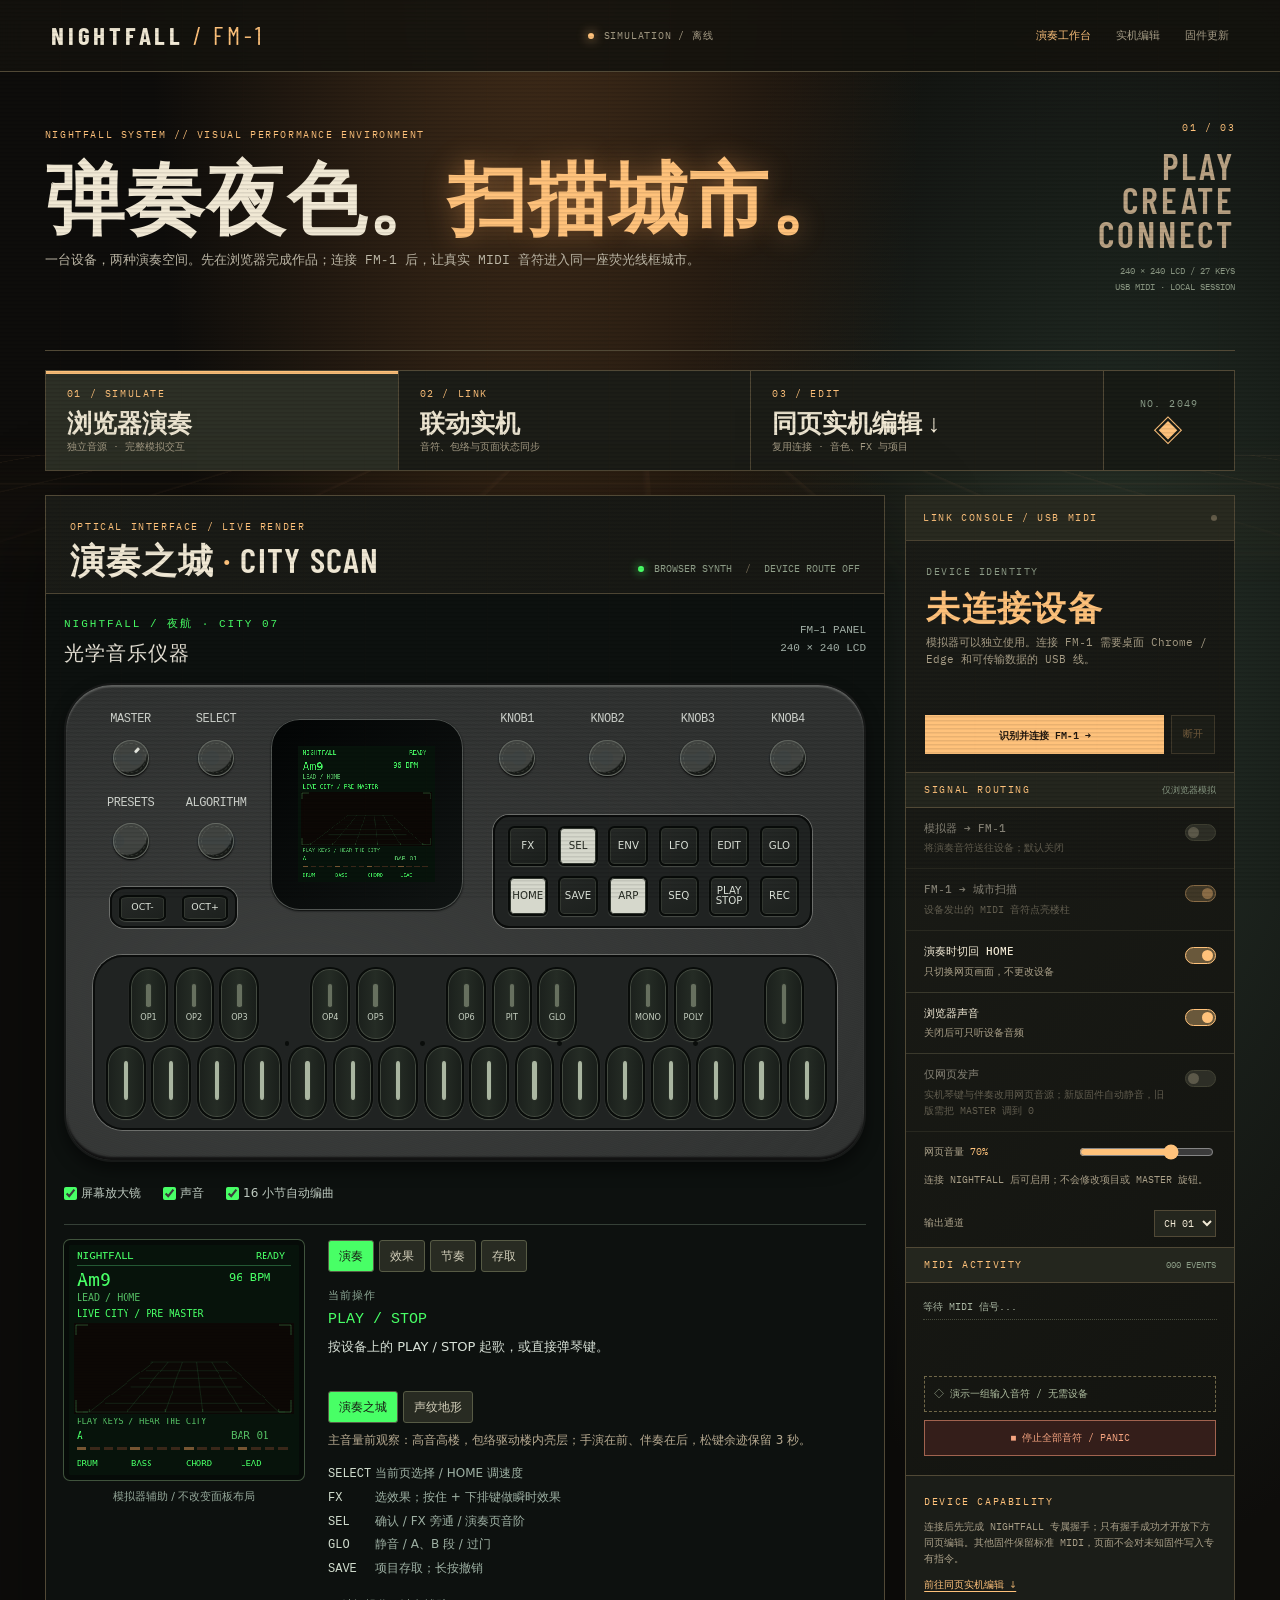
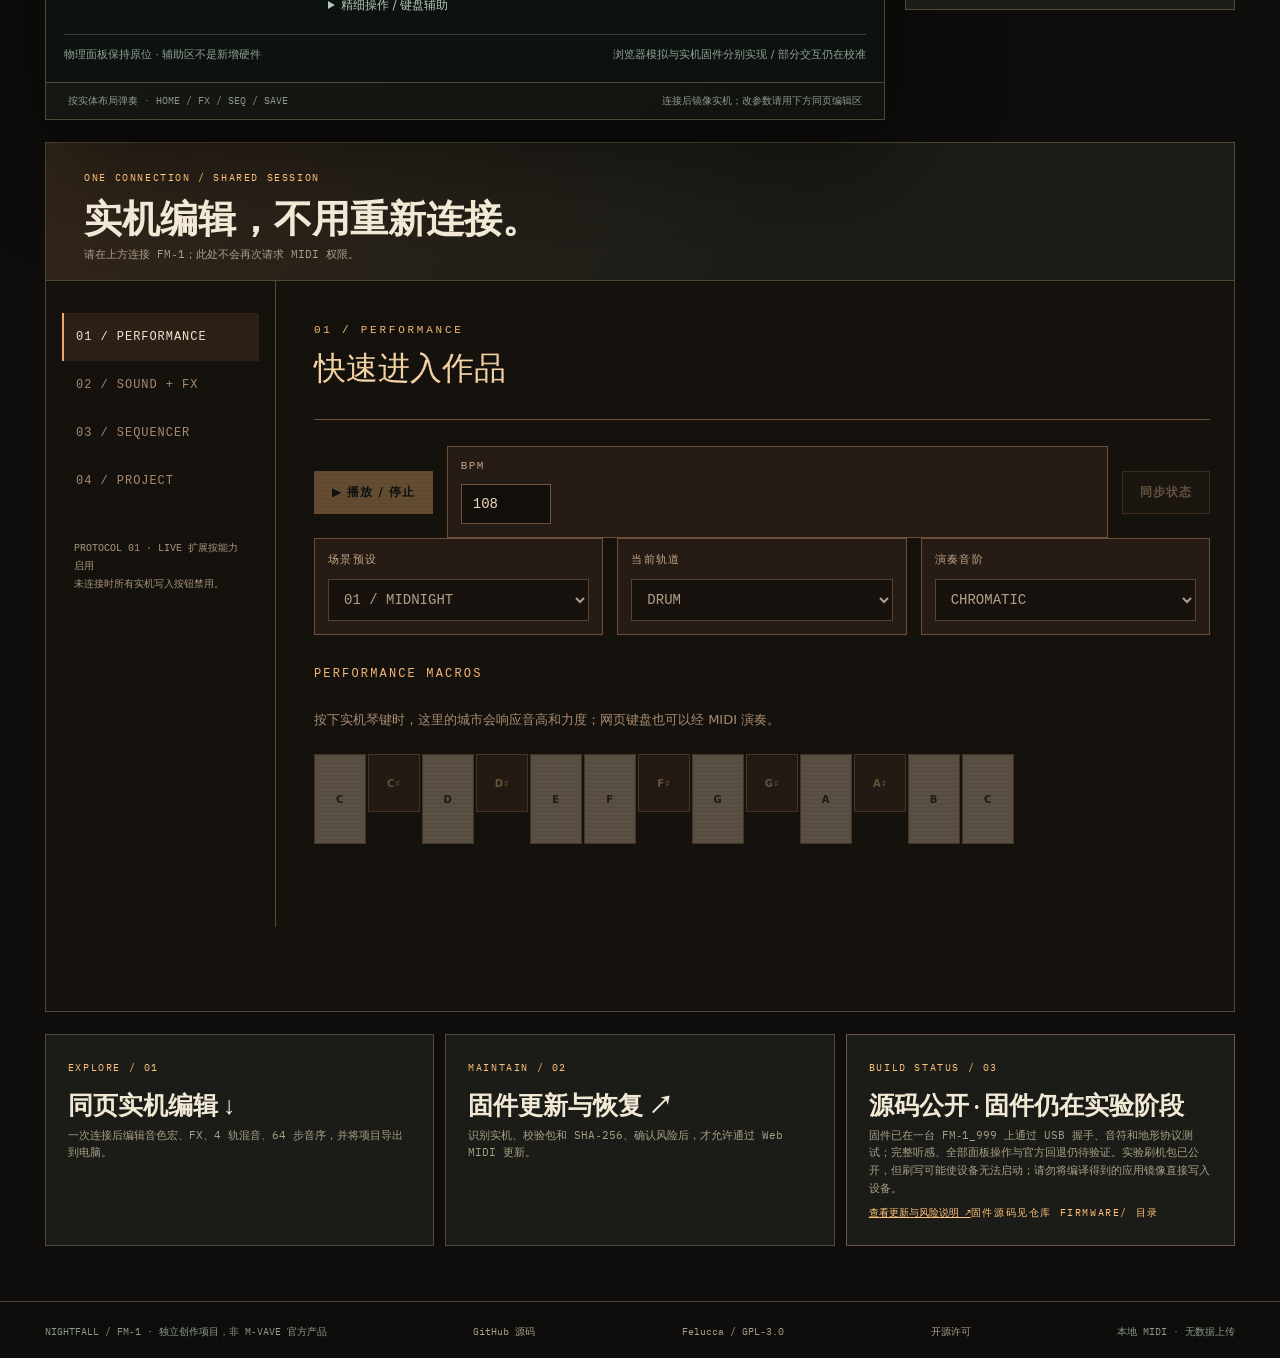
<file: web/index.html>
<!doctype html>
<html lang="zh-CN">
<head>
  <meta charset="utf-8">
  <meta name="viewport" content="width=device-width,initial-scale=1">
  <meta name="theme-color" content="#100d0a">
  <title>NIGHTFALL / FM‑1 夜航工作台</title>
  <meta name="description" content="FM‑1 演奏模拟与安全 Web MIDI 联动工作台">
  <link rel="stylesheet" href="style.css">
</head>
<body>
  <div class="grain" aria-hidden="true"></div><div class="horizon" aria-hidden="true"></div>
  <header class="topbar">
    <a class="wordmark" href="./" aria-label="NIGHTFALL 首页">NIGHTFALL<span> / FM‑1</span></a>
    <div class="top-center"><span class="signal-dot" id="top-dot"></span><span id="top-status">SIMULATION / 离线</span></div>
    <nav aria-label="主导航"><a class="current" href="./">演奏工作台</a><a href="#edit">实机编辑</a><a href="update.html">固件更新</a></nav>
  </header>
  <main>
    <section class="intro" aria-labelledby="title">
      <div class="intro-copy"><p class="eyebrow">NIGHTFALL SYSTEM // VISUAL PERFORMANCE ENVIRONMENT</p><h1 id="title">弹奏夜色。<span>扫描城市。</span></h1><p class="lede">一台设备，两种演奏空间。先在浏览器完成作品；连接 FM‑1 后，让真实 MIDI 音符进入同一座荧光线框城市。</p></div>
      <div class="intro-index"><span>01 / 03</span><strong>PLAY<br>CREATE<br>CONNECT</strong><small>240 × 240 LCD / 27 KEYS<br>USB MIDI · LOCAL SESSION</small></div>
    </section>
    <section class="transport" aria-label="工作模式">
      <button id="mode-sim" class="mode active" type="button" aria-pressed="true"><span>01 / SIMULATE</span><strong>浏览器演奏</strong><small>独立音源 · 完整模拟交互</small></button>
      <button id="mode-link" class="mode" type="button" aria-pressed="false"><span>02 / LINK</span><strong>联动实机</strong><small>音符、包络与页面状态同步</small></button>
      <a class="mode mode-edit" href="#edit"><span>03 / EDIT</span><strong>同页实机编辑 ↓</strong><small>复用连接 · 音色、FX 与项目</small></a>
      <div class="transport-mark" aria-hidden="true"><span>NO. 2049</span><b>◈</b></div>
    </section>
    <section class="cockpit" aria-label="演奏与设备控制台">
      <div class="sim-panel">
        <div class="panel-heading"><div><span class="eyebrow">OPTICAL INTERFACE / LIVE RENDER</span><h2>演奏之城 <span>·</span> CITY SCAN</h2></div><div class="panel-flags"><span class="lit-dot"></span> BROWSER SYNTH <span class="divider">/</span> <span id="route-indicator">DEVICE ROUTE OFF</span></div></div>
        <iframe id="sim-frame" src="sim/?embed=1&amp;v=15" title="NIGHTFALL FM‑1 演奏模拟器" loading="eager" allow="autoplay"></iframe>
        <div class="underbar"><span>按实体布局弹奏 · HOME / FX / SEQ / SAVE</span><span>连接后镜像实机；改参数请用下方同页编辑区</span></div>
      </div>
      <aside class="console" aria-label="FM‑1 连接控制台">
        <div class="console-head"><span>LINK CONSOLE / USB MIDI</span><span class="console-led" id="link-led"></span></div>
        <div class="identity"><small>DEVICE IDENTITY</small><strong id="device-state" role="status">未连接设备</strong><p id="device-detail">模拟器可以独立使用。连接 FM‑1 需要桌面 Chrome / Edge 和可传输数据的 USB 线。</p></div>
        <div class="device-actions"><button class="action primary" id="connect-btn" type="button">识别并连接 FM‑1 →</button><button class="action" id="disconnect-btn" type="button" disabled>断开</button></div>
        <div class="route-heading">SIGNAL ROUTING <span id="connection-mode">仅浏览器模拟</span></div>
        <label class="switchrow"><span><b>模拟器 → FM‑1</b><small>将演奏音符送往设备；默认关闭</small></span><input id="route-out" type="checkbox" disabled><i aria-hidden="true"></i></label>
        <label class="switchrow"><span><b>FM‑1 → 城市扫描</b><small>设备发出的 MIDI 音符点亮楼柱</small></span><input id="route-in" type="checkbox" checked disabled><i aria-hidden="true"></i></label>
        <label class="switchrow"><span><b>演奏时切回 HOME</b><small>只切换网页画面，不更改设备</small></span><input id="follow-home" type="checkbox" checked><i aria-hidden="true"></i></label>
        <label class="switchrow"><span><b>浏览器声音</b><small>关闭后可只听设备音频</small></span><input id="browser-sound" type="checkbox" checked><i aria-hidden="true"></i></label>
        <label class="switchrow"><span><b>仅网页发声</b><small>实机琴键与伴奏改用网页音源；新版固件自动静音，旧版需把 MASTER 调到 0</small></span><input id="web-only" type="checkbox" disabled><i aria-hidden="true"></i></label>
        <div class="channel-row web-volume"><label for="web-volume">网页音量 <output id="web-volume-value">70%</output></label><input id="web-volume" type="range" min="0" max="100" value="70" aria-label="仅网页发声时的网页音量"></div>
        <p class="web-only-status" id="web-only-status" role="status">连接 NIGHTFALL 后可启用；不会修改项目或 MASTER 旋钮。</p>
        <div class="channel-row"><label for="midi-channel">输出通道</label><select id="midi-channel" aria-label="MIDI 输出通道"><option value="0">CH 01</option><option value="1">CH 02</option><option value="2">CH 03</option><option value="3">CH 04</option></select></div>
        <div class="activity-head"><span>MIDI ACTIVITY</span><span id="activity-count">000 EVENTS</span></div><ol id="activity" class="activity" aria-live="polite"><li>等待 MIDI 信号...</li></ol>
        <button class="demo-signal" id="demo-signal" type="button">◇ 演示一组输入音符 / 无需设备</button>
        <button class="panic" id="panic" type="button">■ 停止全部音符 / PANIC</button>
        <div class="capability"><span>DEVICE CAPABILITY</span><p id="capability">连接后先完成 NIGHTFALL 专属握手；只有握手成功才开放下方同页编辑。其他固件保留标准 MIDI，页面不会对未知固件写入专有指令。</p><a id="editor-link" href="#edit">前往同页实机编辑 ↓</a></div>
      </aside>
    </section>
    <section class="editor-panel" id="edit" aria-label="同页实机编辑"><div class="editor-heading"><span class="eyebrow">ONE CONNECTION / SHARED SESSION</span><h2>实机编辑，不用重新连接。</h2><p id="editor-status" role="status">在上方识别并连接 FM‑1；连接后音色、FX、音序与项目控制自动启用。</p></div><iframe id="editor-frame" src="device/?embedded=1&amp;v=12" title="NIGHTFALL 实机编辑控件" loading="eager"></iframe></section>
    <section class="lower"><a class="lower-card" href="#edit"><span>EXPLORE / 01</span><h3>同页实机编辑 ↓</h3><p>一次连接后编辑音色宏、FX、4 轨混音、64 步音序，并将项目导出到电脑。</p></a><a class="lower-card" href="update.html"><span>MAINTAIN / 02</span><h3>固件更新与恢复 ↗</h3><p>识别实机、校验包和 SHA‑256、确认风险后，才允许通过 Web MIDI 更新。</p></a><div class="lower-card caution"><span>BUILD STATUS / 03</span><h3>源码公开 · 固件仍在实验阶段</h3><p>固件已在一台 FM‑1_999 上通过 USB 握手、音符和地形协议测试；完整听感、全部面板操作与官方回退仍待验证。实验刷机包已公开，但刷写可能使设备无法启动；请勿将编译得到的应用镜像直接写入设备。</p><a href="update.html">查看更新与风险说明 ↗</a><span>固件源码见仓库 firmware/ 目录</span></div></section>
  </main>
  <footer><span>NIGHTFALL / FM‑1 · 独立创作项目，非 M‑VAVE 官方产品</span><a href="https://github.com/SylarPu-X/nightfall-fm1" target="_blank" rel="noopener">GitHub 源码</a><a href="https://github.com/hugelton/Felucca" target="_blank" rel="noopener">Felucca / GPL‑3.0</a><a href="source/LICENSING.md">开源许可</a><span>本地 MIDI · 无数据上传</span></footer>
  <script type="module" src="main.js?v=15"></script>
</body></html>
</file>
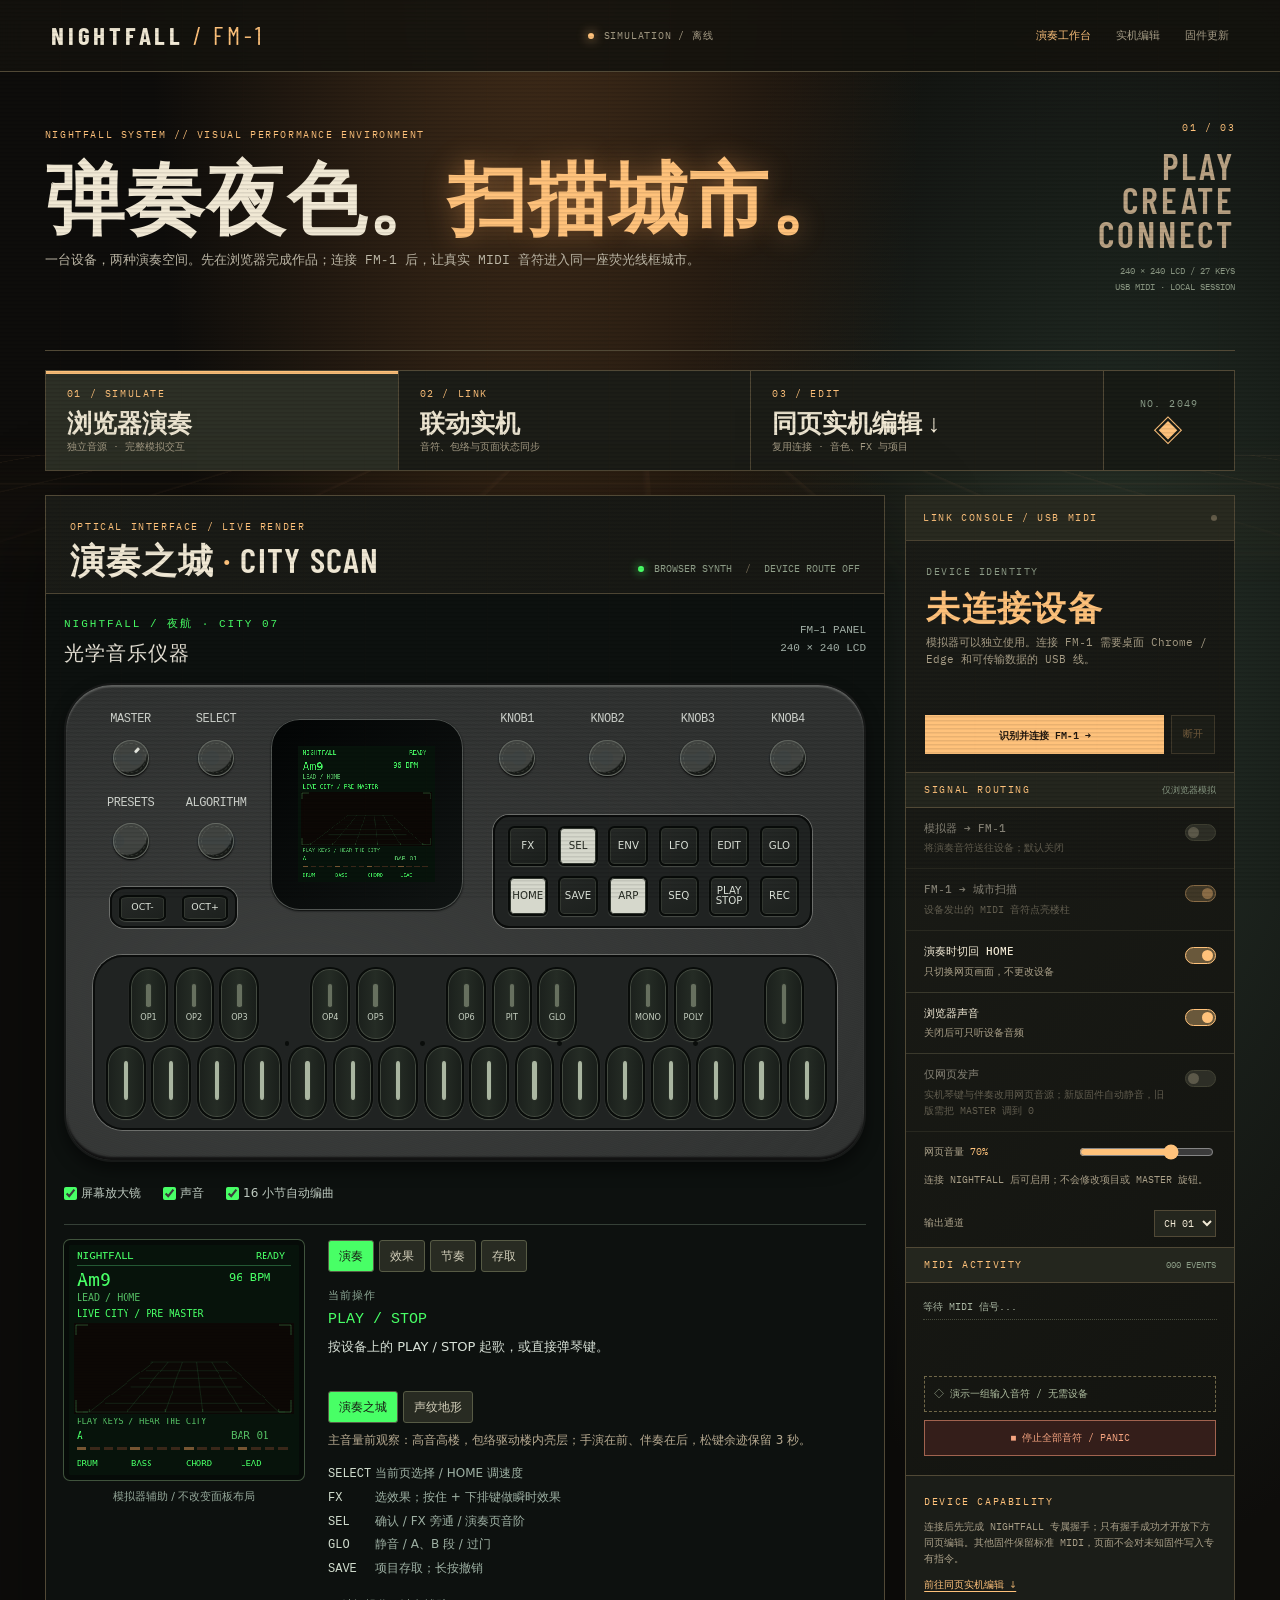
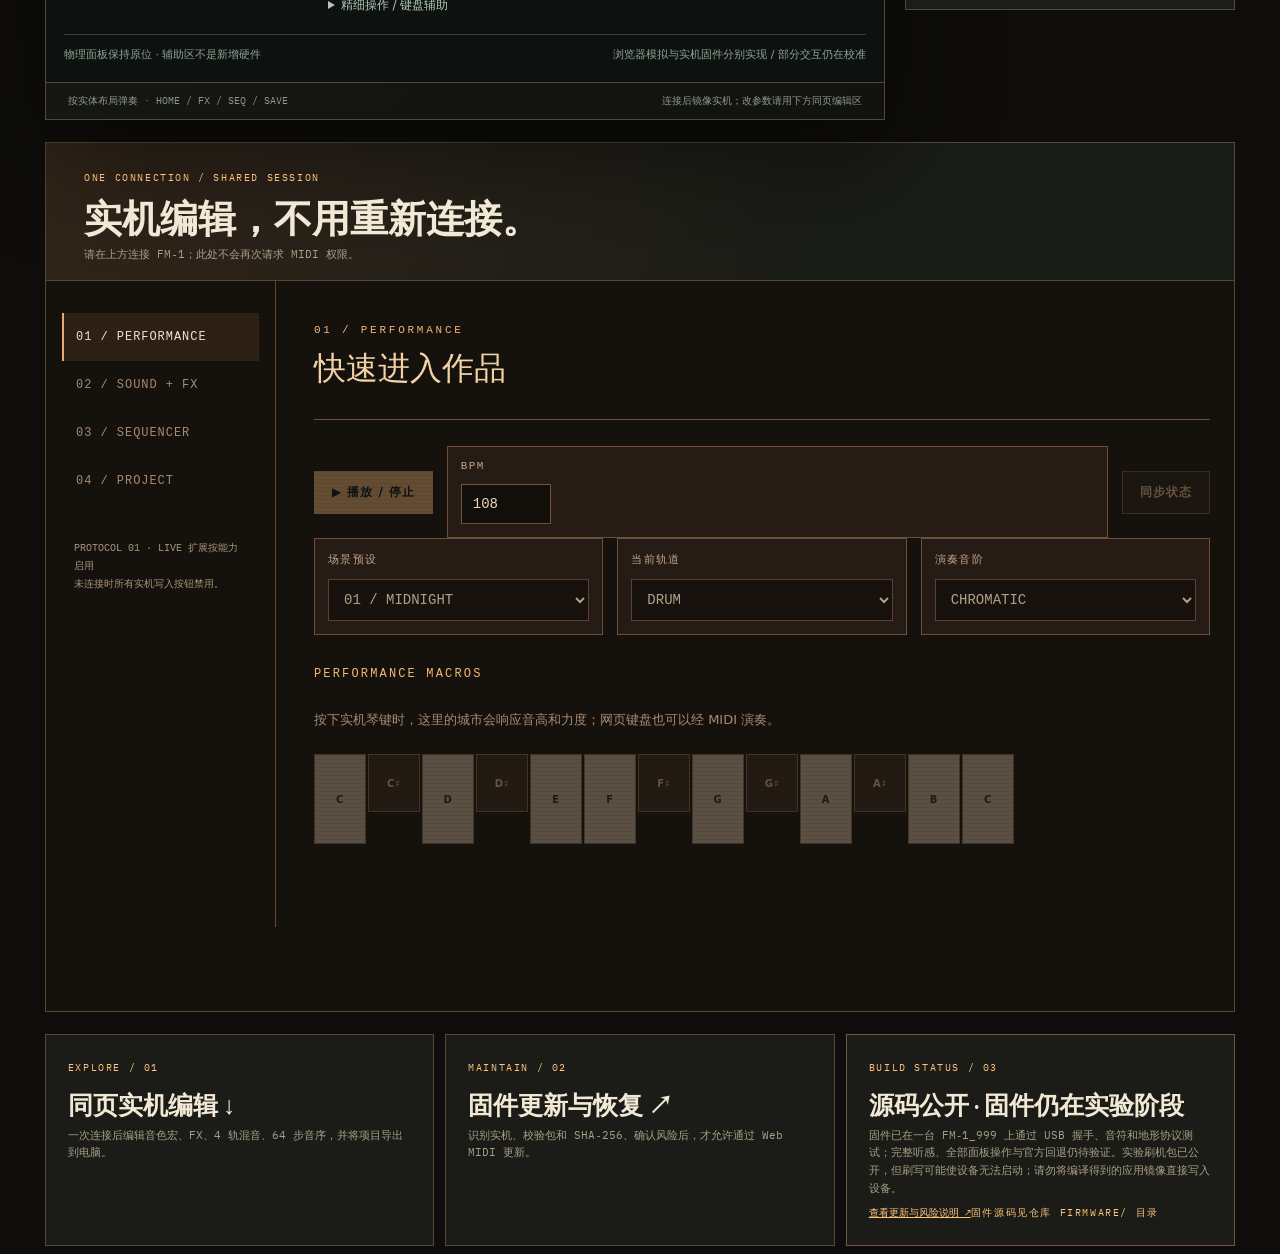
<file: web/device/index.html>
<!doctype html><html lang="zh-CN"><head><meta charset="utf-8"><meta name="viewport" content="width=device-width,initial-scale=1"><title>NIGHTFALL · 同页实机编辑</title><meta name="theme-color" content="#080d18"><script>if(new URLSearchParams(location.search).get('embedded')==='1'&&window.parent!==window)document.documentElement.classList.add('embedded');else location.replace('../#edit');</script><link rel="stylesheet" href="./style.css"><link rel="stylesheet" href="./mirror.css?v=12"></head><body>
<header><a href="../" class="brand">NIGHTFALL<span> / FM‑1</span></a><nav><a href="../">模拟器</a><a href="../update.html">固件更新</a></nav><div id="identity">OFFLINE · SIMULATION</div></header>
<main><section class="hero"><div class="intro"><p class="eyebrow">DEVICE OPERATIONS / 实机</p><h1>让城市跟着声音<br><em>醒过来。</em></h1><p>连接后，城市直接读取固件的声部、包络与演奏事件；旧固件仅能按 MIDI 音符近似展示。网页写入前会等待设备确认。</p><div class="actions"><button id="connect">连接 NIGHTFALL FM‑1</button><button id="disconnect" class="ghost" disabled>断开</button></div><p id="message" role="status">请使用桌面 Chrome / Edge，并允许 MIDI 与 SysEx 权限。</p></div><canvas id="city" width="240" height="240" aria-label="与实机状态同步的 240 × 240 演奏之城"></canvas><div class="hud"><span id="mirror-mode">离线 / 演示</span><span id="note">NO NOTE</span></div></section>
<section class="work"><div class="rail"><button data-page="perform" class="active">01 / PERFORMANCE</button><button data-page="sound">02 / SOUND + FX</button><button data-page="sequence">03 / SEQUENCER</button><button data-page="project">04 / PROJECT</button><p>PROTOCOL 01 · LIVE 扩展按能力启用<br>未连接时所有实机写入按钮禁用。</p></div>
<div class="content"><section class="pane active" id="perform"><div class="section-head"><p class="eyebrow">01 / PERFORMANCE</p><h2>快速进入作品</h2></div><div class="transport"><button id="play">▶ 播放 / 停止</button><label>BPM <input id="tempo" type="number" min="40" max="240" value="108"></label><button id="refresh" class="ghost">同步状态</button></div><div class="cards"><label>场景预设<select id="preset"><option value="0">01 / MIDNIGHT</option><option value="1">02 / NEON RUN</option><option value="2">03 / AFTER RAIN</option></select></label><label>当前轨道<select id="track"><option value="0">DRUM</option><option value="1">BASS</option><option value="2">CHORD</option><option value="3">LEAD</option></select></label><label>演奏音阶<select id="scale"><option value="0">CHROMATIC</option><option value="1">SCALE LOCK</option><option value="2">ONE KEY CHORD</option></select></label></div><h3>PERFORMANCE MACROS</h3><div class="sliders" id="macros"></div><p class="hint">按下实机琴键时，这里的城市会响应音高和力度；网页键盘也可以经 MIDI 演奏。</p><div id="keyboard" class="keyboard"></div></section>
<section class="pane" id="sound"><div class="section-head"><p class="eyebrow">02 / SOUND</p><h2>塑造霓虹声场</h2></div><div class="cards"><label>音轨<select id="sound-track"><option value="0">DRUM</option><option value="1">BASS</option><option value="2">CHORD</option><option value="3">LEAD</option></select></label><label>FX 模块<select id="fx-module"><option value="0">FILTER</option><option value="1">DRIVE</option><option value="2">CHORUS</option><option value="3">PHASER</option><option value="4">DELAY</option><option value="5">REVERB</option></select></label><label class="toggle"><input id="fx-enabled" type="checkbox"> FX ENABLED</label></div><h3>FX PARAMETERS</h3><div class="sliders" id="fx-sliders"></div><h3>TRACK MIX</h3><div class="sliders" id="mix-sliders"></div></section>
<section class="pane" id="sequence"><div class="section-head"><p class="eyebrow">03 / SEQUENCER</p><h2>四轨 · 六十四步</h2></div><div class="cards"><label>音轨<select id="seq-track"><option value="0">DRUM</option><option value="1">BASS</option><option value="2">CHORD</option><option value="3">LEAD</option></select></label><label>循环长度<select id="length"><option value="16">16 STEPS</option><option value="32">32 STEPS</option><option value="48">48 STEPS</option><option value="64">64 STEPS</option></select></label><label>查看分组<select id="bank"><option value="0">01–16</option><option value="1">17–32</option><option value="2">33–48</option><option value="3">49–64</option></select></label></div><div id="steps" class="steps"></div><p class="hint">选择一格可开关音符；新开的步使用对应音轨的默认音高、力度 100。更精细的音高、长度和概率仍可在实机 SEQ 页面调节。</p></section>
<section class="pane" id="project"><div class="section-head"><p class="eyebrow">04 / PROJECT</p><h2>保存这一夜</h2></div><p class="hint">固件内的三个槽位目前是易失 RAM：断电后会消失。请导出 .nfpr 到电脑保留作品；导入会替换所选槽位，需停止播放。</p><div class="cards"><label>槽位<select id="slot"><option value="0">PROJECT 01</option><option value="1">PROJECT 02</option><option value="2">PROJECT 03</option></select></label><button id="save" class="ghost">保存到 RAM 槽位</button><button id="load" class="ghost">从 RAM 槽位载入</button></div><div class="actions"><button id="export" class="ghost">导出 .nfpr 到电脑</button><label class="file">导入 .nfpr <input id="import" type="file" accept=".nfpr,application/octet-stream"></label></div><p class="hint">上传前会校验文件长度和协议版本；固件端还会再校验整个项目 CRC 与字段。</p></section></div></section></main>
<footer>NIGHTFALL / 独立固件实验版 · 请勿将未验证构建视作量产固件</footer><script type="module" src="./device.js?v=12"></script></body></html>
</file>
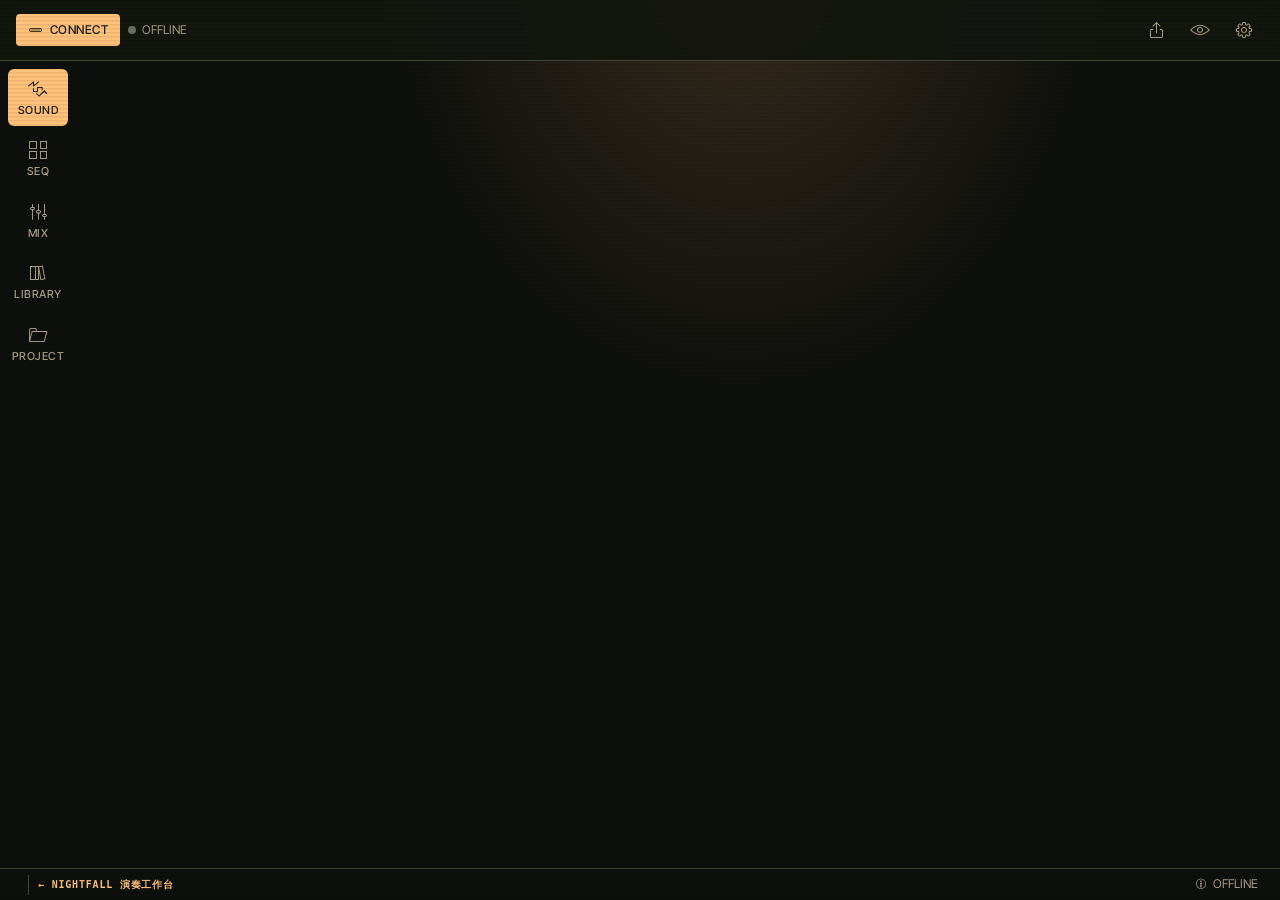
<file: web/editor/index.html>
<!doctype html>
<!-- SPDX-License-Identifier: GPL-3.0-only
     Copyright (C) 2026 Leo Kuroshita (@kurogedelic), Hügelton Instruments -->
<!-- Felucca editor. ?mock=1: a simulated device (&legacy=1: firmware without live sync). -->
<html lang="en">
<head>
<meta charset="utf-8">
<meta name="viewport" content="width=device-width, initial-scale=1">
<title>NIGHTFALL / Felucca 设备编辑器</title>
<link rel="icon" href="data:,">
<meta name="felucca-release" content="">
  <meta name="felucca-try" content="">
<link rel="stylesheet" href="tokens.css">
<link rel="stylesheet" href="app.css">
<link rel="stylesheet" href="nightfall-editor.css">
</head>
<body>
<div class="app">
  <header class="top">
    <div class="conn">
      <button type="button" class="btn primary" id="connect"><span data-i="port_usb_c"></span><span data-t="connect"></span></button>
      <span class="state" id="state"><span class="dot" id="state-dot"></span><span id="state-t"></span></span>
    </div>
    <a class="chip upd" id="update" href="../update.html" hidden><span data-i="symbol_upload"></span><span id="update-t"></span></a>
    <button type="button" class="store" id="store" aria-haspopup="dialog" hidden>
      <span class="lbl" data-t="flash"></span><span class="bar" aria-hidden="true"><i id="store-bar"></i></span><span id="store-t"></span>
    </button>
    <div class="tracks" role="radiogroup" id="tracks"></div>
    <div class="tools">
      <a class="iconbtn" id="installer" href="../update.html"><span data-i="symbol_upload"></span></a>
      <button type="button" class="iconbtn" id="theme"><span data-i="symbol_eye"></span></button>
      <button type="button" class="iconbtn" id="settings" aria-pressed="false"><span data-i="symbol_cog"></span></button>
    </div>
  </header>

  <nav class="rail" role="tablist" id="rail"></nav>

  <main>
    <section class="screen" id="s-sound" role="tabpanel" aria-labelledby="t-sound"></section>
    <section class="screen" id="s-seq" role="tabpanel" aria-labelledby="t-seq" hidden></section>
    <section class="screen" id="s-mix" role="tabpanel" aria-labelledby="t-mix" hidden></section>
    <section class="screen" id="s-library" role="tabpanel" aria-labelledby="t-library" hidden></section>
    <section class="screen" id="s-project" role="tabpanel" aria-labelledby="t-project" hidden></section>
    <section class="screen" id="s-settings" role="tabpanel" hidden></section>
    <!-- Felucca-mirror (v1.5): the device's screen, hidden until a firmware offers it -->
    <aside class="device-panel" id="device-panel" hidden><canvas id="mirror" width="240" height="240"></canvas></aside>
  </main>

  <footer class="help">
    <span class="grow" id="help" aria-live="polite"></span>
    <a class="nightfall-return" href="../">← NIGHTFALL 演奏工作台</a>
    <button type="button" class="msg" id="msgs"><span data-i="symbol_info_o"></span><span id="msg-t"></span></button>
  </footer>
</div>

<dialog id="confirm" aria-labelledby="cf-t">
  <h3 id="cf-t"></h3>
  <div class="acts"><button type="button" class="btn" id="cf-no" data-t="no"></button><button type="button" class="btn primary" id="cf-yes" data-t="yes"></button></div>
</dialog>
<dialog id="ask" aria-labelledby="ak-t">
  <h3 id="ak-t"></h3>
  <form method="dialog" id="ak-f"><input class="text wide" id="ak-v" type="text" spellcheck="false" maxlength="32" aria-labelledby="ak-t">
  <div class="acts"><button type="button" class="btn" id="ak-no" data-t="cancel"></button><button type="submit" class="btn primary" id="ak-yes" data-t="ok"></button></div></form>
</dialog>
<dialog id="oldfw" aria-labelledby="of-t">
  <h3 id="of-t"></h3>
  <div class="acts"><button type="button" class="btn" id="of-go" data-t="continue"></button><a class="btn" href="../update.html" data-t="update"></a><a class="btn primary" href="https://hugelton.github.io/Felucca/webapp/editor-classic/" data-t="classic"></a></div>
</dialog>
<dialog id="storage" aria-labelledby="sg-t">
  <h3 id="sg-t" data-t="flash"></h3>
  <div class="st-rows" id="sg-rows"></div>
  <div class="acts"><button type="button" class="btn" id="sg-x" data-t="close"></button></div>
</dialog>
<dialog id="log" aria-labelledby="lg-t">
  <h3 id="lg-t" data-t="messages"></h3>
  <ul class="log" id="log-list" aria-live="polite"></ul>
  <div class="acts"><button type="button" class="btn" id="lg-x" data-t="close"></button></div>
</dialog>
<script type="module" src="src/main.js"></script>
</body>
</html>
</file>
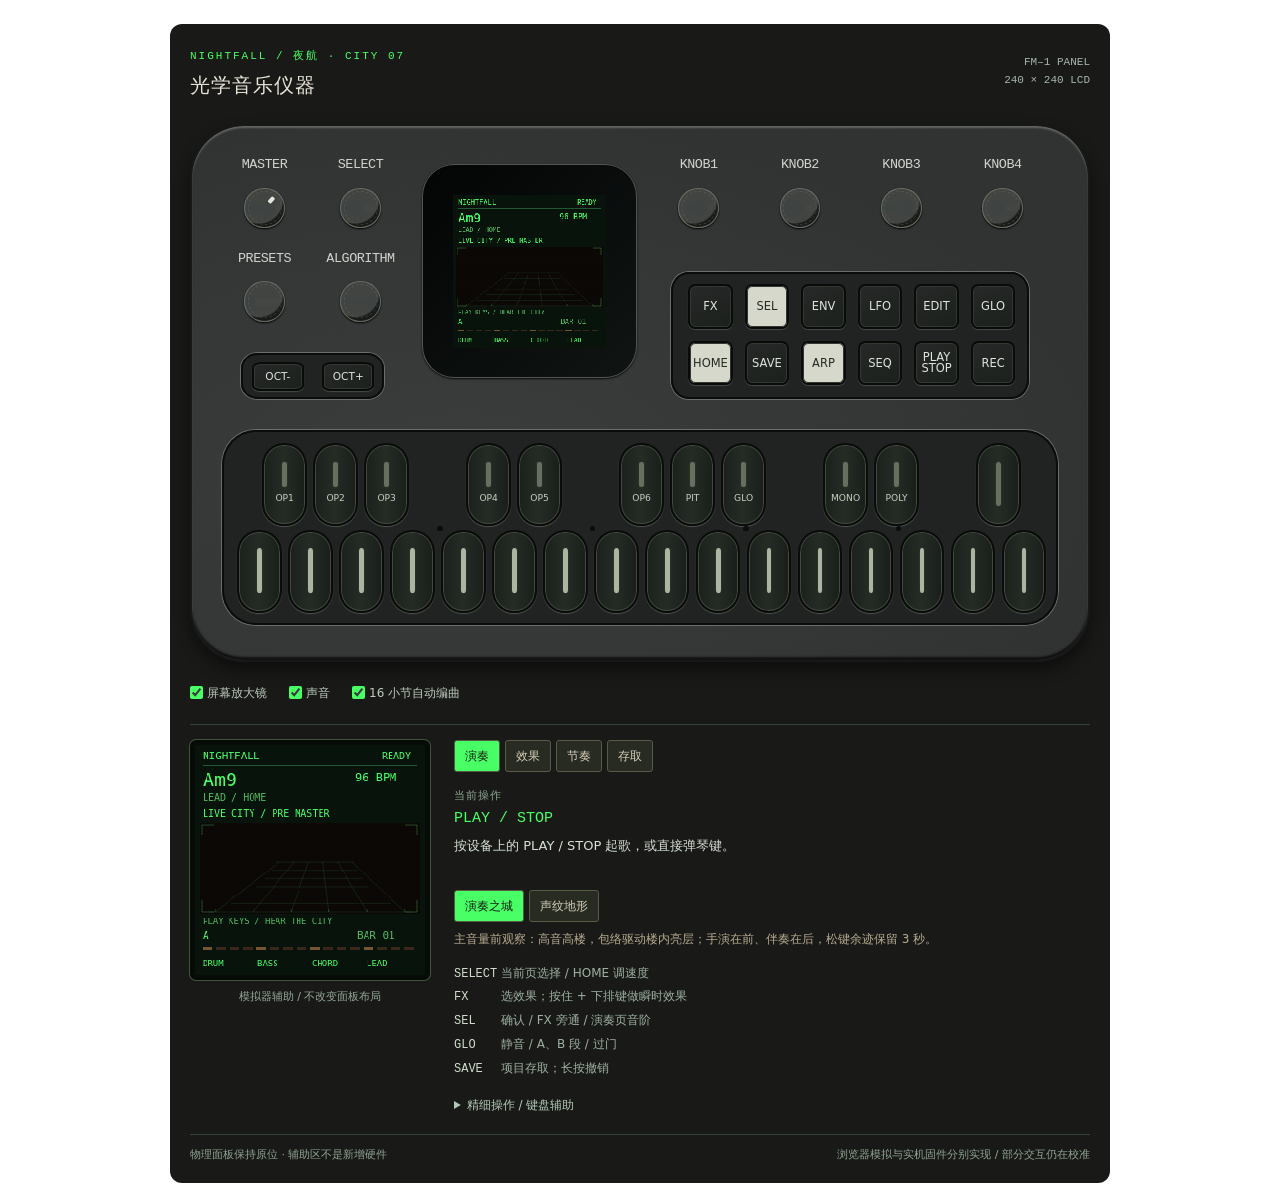
<file: web/sim/index.html>
<!doctype html><html lang="zh-CN"><head><meta charset="utf-8"><meta name="viewport" content="width=device-width,initial-scale=1"><title>NIGHTFALL / FM‑1 演奏模拟器</title></head><body>
<!-- NIGHTFALL FM-1 concept simulator. Original UI/audio code.
     Geometry: M-VAVE official front photograph fm-1-1.webp; 161.5 x 96.5 mm outline.
     Physical control inventory and F3..G5 mapping cross-checked with Felucca's input HAL
     and browser emulator (hugelton/Felucca, GPL-3.0-only; no firmware code embedded).
     Control centres are photo-derived, not mechanical CAD measurements.
     The audio engine below is a browser concept, not a firmware/CPU emulator. -->
<div id="nf-fm1" class="viz-dotted-background">
 <section class="nf-sim" aria-label="NIGHTFALL FM-1 等比例硬件交互模拟">
  <header class="nf-heading"><div><span>NIGHTFALL / 夜航 · CITY 07</span><h2>光学音乐仪器</h2></div><span class="nf-badge">FM–1 PANEL<br>240 × 240 LCD</span></header>
  <div class="nf-device" aria-label="FM-1 正面：八个旋钮、十四个按钮、二十七个琴键">
   <div class="nf-bezel"><canvas class="nf-lcd" width="240" height="240" role="img" aria-label="FM-1 屏幕：夜航荧光线框演奏界面"></canvas></div>
   <div class="nf-tray nf-oct-tray"></div><div class="nf-tray nf-button-tray"></div><div class="nf-tray nf-key-tray"></div>
  </div>
  <div class="nf-toolbar"><label><input type="checkbox" class="nf-zoom-check" checked> 屏幕放大镜</label><label><input type="checkbox" class="nf-sound-check" checked> 声音</label><label><input type="checkbox" class="nf-auto-check" checked> 16 小节自动编曲</label></div>
  <div class="nf-assist">
   <div class="nf-monitor"><canvas width="240" height="240" role="img" aria-label="屏幕放大镜，与设备屏幕同步"></canvas><span>模拟器辅助 / 不改变面板布局</span></div>
   <div class="nf-guide">
    <div class="nf-route" aria-label="创作流程"><button type="button" data-page="HOME">演奏</button><button type="button" data-page="FX">效果</button><button type="button" data-page="SEQ">节奏</button><button type="button" data-page="SAVE">存取</button></div>
    <div class="nf-current-label">当前操作</div><div class="nf-current">PLAY / STOP</div>
    <div class="nf-status" role="status" aria-live="polite">按设备上的 PLAY / STOP 起歌，或直接弹琴键。</div>
    <div class="nf-home-rack"><div class="nf-route" aria-label="HOME 观察模式"><button type="button" data-home-view="0">演奏之城</button><button type="button" data-home-view="1">声纹地形</button></div><div class="nf-home-caption">按下琴键生长城市：屋顶高度对应音高，楼内亮层对应包络。</div></div>
    <div class="nf-fx-rack" hidden><div class="nf-fx-list" aria-label="总线效果选择"></div><button type="button" class="nf-fx-toggle">旁通</button><div class="nf-fx-params"></div></div>
    <div class="nf-project-rack" hidden><div class="nf-project-slots"></div><div class="nf-route"><button type="button" data-op="0">存入</button><button type="button" data-op="1">读取</button><button type="button" data-undo>撤销</button></div></div>
    <div class="nf-help"><span>SELECT</span>当前页选择 / HOME 调速度<br><span>FX</span>选效果；按住 + 下排键做瞬时效果<br><span>SEL</span>确认 / FX 旁通 / 演奏页音阶<br><span>GLO</span>静音 / A、B 段 / 过门<br><span>SAVE</span>项目存取；长按撤销</div>
    <details class="nf-fine"><summary>精细操作 / 键盘辅助</summary><label>选择实体控件<select class="nf-control-select" aria-label="选择实体控件"></select></label><label class="nf-fine-range">参数 <output></output><input type="range" min="0" max="100" aria-label="当前实体旋钮数值"></label><button type="button" class="nf-fine-press">按下所选控件</button></details>
   </div>
  </div>
  <footer class="nf-footer"><span>物理面板保持原位 · 辅助区不是新增硬件</span><span>浏览器模拟与实机固件分别实现 / 部分交互仍在校准</span></footer>
 </section>
</div>
<style>
#nf-fm1{padding:16px 4px;box-sizing:border-box}#nf-fm1 *{box-sizing:border-box}
#nf-fm1 .nf-sim{--nf-ink:#48ff66;--nf-sub:#53ba62;background:#191a17;color:#e9e4d8;border-radius:12px;padding:20px;max-width:940px;margin:auto;font:14px/1.5 system-ui,-apple-system,"PingFang SC",sans-serif}
#nf-fm1 .nf-heading{display:flex;align-items:center;justify-content:space-between;gap:12px;margin-bottom:24px}
#nf-fm1 .nf-heading>div>span{font:11px ui-monospace,monospace;letter-spacing:2px;color:var(--nf-ink)}#nf-fm1 h2{font-size:20px;font-weight:500;margin:5px 0 0;letter-spacing:1px}#nf-fm1 .nf-badge{font:11px/1.6 ui-monospace,monospace;text-align:right;color:#a7b5ac}
#nf-fm1 .nf-device{position:relative;width:100%;aspect-ratio:1615/965;container-type:inline-size;border-radius:6% / 10%;background:radial-gradient(ellipse at 30% 65%,#44464588,transparent 75%),repeating-linear-gradient(17deg,#303231 0px,#303231 1px,#323433 1px,#323433 2px);box-shadow:inset 0 2px 2px #646664,inset 0 -3px 2px #111,0 8px 16px #0007;border:2px solid #171918;user-select:none;-webkit-user-select:none;touch-action:manipulation}
#nf-fm1 .nf-bezel{position:absolute;left:25.65%;top:7.15%;width:24.05%;height:40.1%;border-radius:15%;background:linear-gradient(135deg,#030505,#101413);box-shadow:inset 0 0 0 1px #525653,0 1px 2px #070908}
#nf-fm1 .nf-lcd{position:absolute;left:14.3%;top:14.4%;width:71.4%;height:71.4%;background:#020b05;image-rendering:pixelated;pointer-events:none}
#nf-fm1 .nf-tray{position:absolute;background:#202322;box-shadow:inset 0 0 0 2px #0a0c0b,0 0 0 1px #6c6e6b}
#nf-fm1 .nf-oct-tray{left:5.48%;top:42.5%;width:15.95%;height:8.6%;border-radius:12% / 33%}
#nf-fm1 .nf-button-tray{left:53.45%;top:27.4%;width:40%;height:23.8%;border-radius:5% / 15%}
#nf-fm1 .nf-key-tray{left:3.33%;top:56.9%;width:93.33%;height:36.65%;border-radius:4% / 18%}
#nf-fm1 .nf-knob{position:absolute;border-radius:50%;background:radial-gradient(circle at 37% 30%,#414441 0 60%,#181b18 64% 76%,#080b09 80%);box-shadow:0 1px 2px #000,inset 0 0 0 1px #686d66;isolation:isolate;touch-action:none}
#nf-fm1 .nf-knob::before{content:"";position:absolute;inset:8%;border-radius:50%;border:1px dashed #73796d55;pointer-events:none}
#nf-fm1 .nf-knob .nf-knob-pointer{position:absolute;inset:12%;border-radius:50%;transform:rotate(var(--angle,-50deg));pointer-events:none}
#nf-fm1 .nf-knob.master .nf-knob-pointer::after{content:"";position:absolute;width:13%;height:25%;left:43.5%;top:2%;border-radius:1px;background:#e6e8df}
#nf-fm1 .nf-knob label{position:absolute;left:50%;bottom:calc(100% + 1.7cqw);transform:translateX(-50%);font:1.5cqw ui-monospace,monospace;white-space:nowrap;color:#d0d4ce;letter-spacing:-.035em;pointer-events:none}
#nf-fm1 .nf-knob input{position:absolute;inset:-4px;width:calc(100% + 8px);height:calc(100% + 8px);opacity:.01;margin:0;touch-action:none}
#nf-fm1 .nf-knob:focus-within{outline:2px solid var(--nf-ink);outline-offset:3px}
#nf-fm1 button{font:inherit;color:inherit;cursor:inherit}#nf-fm1 button:focus-visible,#nf-fm1 input:focus-visible,#nf-fm1 select:focus-visible{outline:2px solid var(--nf-ink);outline-offset:2px}
#nf-fm1 .nf-button{position:absolute;display:grid;place-content:center;background:linear-gradient(150deg,#262927,#1c201d);border:2px solid #080b09;border-radius:16%;box-shadow:0 1px 1px #474c46,inset 0 0 0 1px #333831;color:#dfe5dc;font:500 1.28cqw/.95 ui-sans-serif,system-ui,sans-serif;padding:0;touch-action:none}
#nf-fm1 .nf-button.oct{border-radius:18%;font-size:1.18cqw}#nf-fm1 .nf-button.active{background:#d6d8cc;color:#242921}#nf-fm1 .nf-button[data-control="PLAY / STOP"].active{background:#8fcb91;color:#102610}#nf-fm1 .nf-button.recording{background:#9e493d;color:#fff2e9}#nf-fm1 .nf-button:active{box-shadow:inset 0 2px 3px #0008}
#nf-fm1 .nf-key{position:absolute;padding:0;border:2px solid #090c0a;border-radius:48% / 27%;background:linear-gradient(90deg,#1b201c,#252c25 48%,#191e1a);box-shadow:inset 0 0 0 1px #42493f,0 1px 1px #50564c;touch-action:none}
#nf-fm1 .nf-key::before{content:"";position:absolute;left:44%;top:20%;width:12%;height:57%;border-radius:50% / 8%;background:#67705f;box-shadow:0 0 2px #85917940}
#nf-fm1 .nf-key.black::before{height:32%;top:22%}#nf-fm1 .nf-key[data-note="25"]::before{height:56%}
#nf-fm1 .nf-key small{position:absolute;left:0;right:0;top:61%;text-align:center;font:1.02cqw ui-sans-serif,system-ui,sans-serif;color:#c5cec0}
#nf-fm1 .nf-key.dim::before{background:#aab6a1}#nf-fm1 .nf-key.lit::before{background:#f2ffe7;box-shadow:0 0 6px #c9ffc2a0}#nf-fm1 .nf-key.held{background:#3b4937;border-color:#b6d49c}#nf-fm1 .nf-key.step::before{background:#c9dfbc}#nf-fm1 .nf-key.playhead::before{background:#f5ffc3;box-shadow:0 0 7px #efff9c}
#nf-fm1 .nf-dot{position:absolute;width:.6%;aspect-ratio:1;border-radius:50%;background:#0a0d0b;pointer-events:none}
#nf-fm1 .nf-toolbar{display:flex;flex-wrap:wrap;gap:10px 22px;margin:19px 0;color:#bdc9bf;font-size:12px}#nf-fm1 input[type=checkbox]{accent-color:var(--nf-ink);vertical-align:middle;margin:0 4px 0 0}#nf-fm1 .nf-toolbar label{min-height:24px;display:flex;align-items:center}
#nf-fm1 .nf-assist{display:grid;grid-template-columns:minmax(0,240px) minmax(0,1fr);gap:24px;align-items:start;padding-top:15px;border-top:1px solid #354037}
#nf-fm1 .nf-monitor{min-width:0}#nf-fm1 .nf-monitor canvas{display:block;width:100%;height:auto;aspect-ratio:1;background:#020b05;border:5px solid #060b08;border-radius:6px;image-rendering:pixelated;box-shadow:0 0 0 1px #40543d}#nf-fm1 .nf-monitor>span{display:block;color:#95a89a;font-size:11px;margin-top:9px;text-align:center}
#nf-fm1 .nf-current-label{font-size:11px;letter-spacing:1px;color:#8ca795}#nf-fm1 .nf-current{color:var(--nf-ink);font:15px ui-monospace,monospace;margin:6px 0 9px}#nf-fm1 .nf-status{font-size:13px;min-height:42px;color:#d8e1d7}#nf-fm1 .nf-help{color:#9db0a3;font-size:12px;line-height:1.9;margin-top:12px}#nf-fm1 .nf-help>span{display:inline-block;min-width:47px;color:#d0dccd;font-family:ui-monospace,monospace}
#nf-fm1 .nf-fine{font-size:12px;margin-top:15px;color:#b2c8b7}#nf-fm1 summary{cursor:inherit}#nf-fm1 .nf-fine>label{display:block;margin:10px 0}#nf-fm1 select{display:block;width:100%;background:#26342b;color:#e2ebdf;border:1px solid #50634d;border-radius:4px;padding:7px;font:13px system-ui;margin-top:5px}#nf-fm1 .nf-fine input[type=range]{width:100%;accent-color:var(--nf-ink);display:block;margin-top:7px}#nf-fm1 .nf-fine output{float:right;font-family:ui-monospace,monospace}#nf-fm1 .nf-fine-press{background:#344d31;border:1px solid #5c7753;border-radius:4px;padding:9px 12px;font-size:12px;min-height:44px}
#nf-fm1 .nf-route{display:flex;gap:5px;margin-bottom:16px;flex-wrap:wrap}#nf-fm1 .nf-route button,#nf-fm1 .nf-fx-list button,#nf-fm1 .nf-fx-toggle{background:#282b22;border:1px solid #575b45;border-radius:3px;color:#d2ceb9;padding:6px 10px;font-size:12px;min-height:32px}#nf-fm1 .nf-route button[aria-pressed=true],#nf-fm1 .nf-fx-list button[aria-pressed=true]{color:#171b13;background:var(--nf-ink)}#nf-fm1 .nf-fx-list{display:grid;grid-template-columns:repeat(3,1fr);gap:5px;margin:8px 0}#nf-fm1 .nf-fx-list button{font:11px ui-monospace,monospace;padding:7px 3px}#nf-fm1 .nf-fx-list button.enabled::before{content:'● ';color:#7fb87c}#nf-fm1 .nf-fx-list button[aria-pressed=true]::before{color:#385333}#nf-fm1 .nf-fx-toggle{width:100%;margin-bottom:8px}#nf-fm1 .nf-fx-params{display:grid;grid-template-columns:1fr 1fr;gap:10px}#nf-fm1 .nf-fx-params label{font:11px ui-monospace,monospace;color:#d1c5ad;min-width:0}#nf-fm1 .nf-fx-params output{display:block;color:var(--nf-ink);margin:4px 0;font-size:12px}#nf-fm1 .nf-fx-params input{width:100%;accent-color:var(--nf-ink);margin:0}#nf-fm1 .nf-fx-rack:not([hidden])~.nf-help{display:none}
#nf-fm1 .nf-footer{display:flex;flex-wrap:wrap;justify-content:space-between;gap:8px;color:#8fa494;font-size:11px;border-top:1px solid #354037;margin-top:20px;padding-top:12px}
#nf-fm1 .nf-assist.no-zoom{grid-template-columns:1fr}#nf-fm1 [hidden]{display:none!important}
#nf-fm1 .nf-home-rack{margin-top:12px}#nf-fm1 .nf-home-rack .nf-route{margin-bottom:7px}#nf-fm1 .nf-home-caption{font-size:12px;color:#b7aa91;line-height:1.7;margin-bottom:12px}
.nf-embedded body{margin:0;background:#0d110f}.nf-embedded #nf-fm1{padding:0}.nf-embedded #nf-fm1 .nf-sim{max-width:none;border-radius:0;background:transparent;padding:18px}.nf-embedded #nf-fm1 .nf-heading{margin-bottom:15px}.nf-embedded #nf-fm1 .nf-footer{margin-bottom:0}
#nf-fm1 .nf-project-slots{display:grid;gap:6px;margin:8px 0}#nf-fm1 .nf-project-slots button{background:#282b22;border:1px solid #575b45;border-radius:3px;color:#d2ceb9;text-align:left;padding:9px;font-size:12px;min-height:36px}#nf-fm1 .nf-project-slots button[aria-pressed=true]{border-color:var(--nf-ink);color:var(--nf-ink)}
@media(pointer:coarse){#nf-fm1 .nf-route button,#nf-fm1 .nf-fx-list button,#nf-fm1 .nf-fx-toggle,#nf-fm1 .nf-project-slots button{min-height:44px}#nf-fm1 .nf-fx-params input{min-height:32px}}
@media(max-width:540px){#nf-fm1 .nf-sim{padding:12px}#nf-fm1 h2{font-size:16px}#nf-fm1 .nf-badge{display:none}#nf-fm1 .nf-heading{margin-bottom:20px}#nf-fm1 .nf-assist{grid-template-columns:1fr;gap:20px}#nf-fm1 .nf-monitor{max-width:240px;margin:auto;width:100%}#nf-fm1 .nf-device{border-width:1px}#nf-fm1 .nf-button,#nf-fm1 .nf-key{border-width:1px}#nf-fm1 .nf-toolbar{gap:4px 15px}#nf-fm1 .nf-toolbar label{min-height:36px}}
@media(pointer:coarse){#nf-fm1 .nf-toolbar label{min-height:44px}#nf-fm1 summary{padding:10px 0}#nf-fm1 select,#nf-fm1 .nf-fine input{min-height:44px;font-size:16px}}
</style>
<script>
/* Browser-only concept FX. No device I/O, context creation, or automatic sound. */
function createNightfallFX(audio, input, output) {
  'use strict';
  const owned = [], oscillators = [];
  const clamp = (v, lo, hi) => Math.min(hi, Math.max(lo, v));
  const exp = (v, lo, hi) => lo * Math.pow(hi / lo, v / 100);
  const own = node => (owned.push(node), node);
  const gain = value => { const n = own(audio.createGain()); n.gain.value = value; return n; };
  const filter = (type, hz) => {
    const n = own(audio.createBiquadFilter()); n.type = type; n.frequency.value = Math.min(hz, audio.sampleRate * .47);
    // Web Audio low/high-pass Q is dB; -3.01 dB means linear Q = 1/sqrt(2).
    if (type === 'lowpass' || type === 'highpass') n.Q.value = -3.01029995664;
    return n;
  };
  const smooth = (param, value, tau = .025) => {
    const now = audio.currentTime;
    if (typeof param.cancelAndHoldAtTime === 'function') param.cancelAndHoldAtTime(now);
    else {
      const current = param.value;
      param.cancelScheduledValues(now); param.setValueAtTime(current, now);
    }
    param.setTargetAtTime(value, now, tau);
  };
  const lfo = (rate, destinations) => {
    const n = own(audio.createOscillator()); n.frequency.value = rate;
    destinations.forEach(destination => n.connect(destination));
    n.start(); oscillators.push(n); return n;
  };
  const chain = (...nodes) => nodes.slice(0, -1).forEach((node, i) => node.connect(nodes[i + 1]));
  const stage = previous => {
    const inlet = gain(1), outlet = gain(1), dry = gain(1), wet = gain(0);
    previous.connect(inlet); chain(inlet, dry, outlet); wet.connect(outlet);
    return { inlet, outlet, wet, mix(value, enabled) {
      const amount = enabled ? value : 0;
      smooth(dry.gain, 1 - amount); smooth(wet.gain, amount);
    } };
  };
  const specs = createNightfallFX.catalog.map(spec => [spec.name, spec.labels, spec.defaults]);
  const states = specs.map(spec => ({ values: spec[2].slice(), enabled: false }));
  const maxHz = Math.min(18000, audio.sampleRate * .40);
  let tempo = 96, disposed = false;
  const inlet = gain(1);
  const filterStage = stage(inlet), lowpass = filter('lowpass', 4000);
  const filterDepth = gain(0), filterLfo = lfo(.1, [filterDepth]);
  filterDepth.connect(lowpass.frequency); chain(filterStage.inlet, lowpass, filterStage.wet);

  const driveStage = stage(filterStage.outlet);
  const body = filter('highpass', 50), pre = gain(1), post = gain(1), tone = filter('lowpass', 8000);
  const shaper = own(audio.createWaveShaper()), curve = new Float32Array(4097);
  for (let i = 0; i < curve.length; i++) curve[i] = Math.tanh(2 * (2 * i / 4096 - 1)) / Math.tanh(2);
  shaper.curve = curve; shaper.oversample = '2x';
  chain(driveStage.inlet, body, pre, shaper, post, tone, driveStage.wet);

  const chorusStage = stage(driveStage.outlet), chorusVoices = [];
  for (let i = 0; i < 2; i++) {
    const delay = own(audio.createDelay(.1)), depth = gain(0);
    const pan = own(audio.createStereoPanner()), level = gain(.5);
    delay.delayTime.value = i ? .023 : .017;
    chain(chorusStage.inlet, delay, pan, level, chorusStage.wet);
    depth.connect(delay.delayTime); chorusVoices.push({ depth, pan });
  }
  const chorusLfo = lfo(.5, chorusVoices.map(voice => voice.depth));

  const phaserStage = stage(chorusStage.outlet), phaserFilters = [], phaserDepths = [];
  let previous = phaserStage.inlet;
  [150, 380, 950, 2400].forEach(hz => {
    const f = filter('allpass', hz), depth = gain(0); f.Q.value = .65;
    previous.connect(f); previous = f; depth.connect(f.frequency);
    phaserFilters.push(f); phaserDepths.push(depth);
  });
  previous.connect(phaserStage.wet);
  const phaserLfo = lfo(.3, phaserDepths);

  // The time effects are parallel sends: bypass also mutes their existing tails.
  const mix = gain(1), bus = phaserStage.outlet;
  bus.connect(mix);
  const delaySend = gain(0), echo = own(audio.createDelay(8));
  const echoTone = filter('lowpass', 5000), feedback = gain(0), echoLevel = gain(0);
  chain(bus, delaySend, echo, echoTone, echoLevel, mix); chain(echoTone, feedback, echo);
  const reverbSend = gain(0), predelay = own(audio.createDelay(.1));
  const damping = filter('lowpass', 7000), roomLevel = gain(0), hallLevel = gain(0), reverbLevel = gain(0);
  const impulse = (seconds, seed) => {
    const length = Math.ceil(audio.sampleRate * seconds), buffer = audio.createBuffer(2, length, audio.sampleRate);
    for (let channel = 0; channel < 2; channel++) {
      const samples = buffer.getChannelData(channel);
      let rng = (seed + channel * 7919) >>> 0, last = 0;
      for (let i = 0; i < length; i++) {
        rng = (Math.imul(rng, 1664525) + 1013904223) >>> 0;
        last = .22 * last + .78 * (rng / 2147483648 - 1);
        samples[i] = last * Math.pow(1 - i / length, 3);
      }
    }
    return buffer;
  };
  // Both deterministic IRs are generated once; SIZE crossfades, never regenerates.
  const room = own(audio.createConvolver()), hall = own(audio.createConvolver());
  room.buffer = impulse(.65, 19793); hall.buffer = impulse(3.4, 20497);
  chain(bus, reverbSend, predelay, damping);
  chain(damping, room, roomLevel, reverbLevel, mix); chain(damping, hall, hallLevel, reverbLevel);
  const safety = own(audio.createDynamicsCompressor()), trim = gain(.8);
  safety.threshold.value = -7; safety.knee.value = 8; safety.ratio.value = 8;
  safety.attack.value = .003; safety.release.value = .18;
  chain(mix, safety, trim, output);
  const divisions = [.25, 1 / 3, .5, 2 / 3, .75, 1, 1.5, 2];
  const divisionNames = ['1/16', '1/8T', '1/8', '1/4T', '1/8D', '1/4', '1/4D', '1/2'];
  const delayDivision = value => Math.round(value / 100 * (divisions.length - 1));
  const update = index => {
    const { values: v, enabled } = states[index];
    if (index === 0) {
      const hz = exp(v[0], 70, maxHz);
      smooth(lowpass.frequency, hz); smooth(lowpass.Q, 20 * Math.log10(Math.SQRT1_2 + v[1] * .035));
      smooth(filterLfo.frequency, exp(v[2], .07, 2));
      smooth(filterDepth.gain, Math.min(hz * .65, audio.sampleRate * .47 - hz) * v[2] / 100);
      filterStage.mix(v[3] / 100, enabled);
    } else if (index === 1) {
      const amount = exp(v[0], 1, 9);
      smooth(pre.gain, amount); smooth(post.gain, 1 / Math.pow(amount, .6));
      smooth(tone.frequency, exp(v[1], 600, maxHz)); smooth(body.frequency, exp(100 - v[2], 25, 260));
      driveStage.mix(v[3] / 100, enabled);
    } else if (index === 2) {
      smooth(chorusLfo.frequency, exp(v[0], .08, 4));
      chorusVoices.forEach((voice, i) => {
        smooth(voice.depth.gain, (i ? -1 : 1) * v[1] * .00008);
        smooth(voice.pan.pan, (i ? 1 : -1) * v[2] / 100);
      });
      chorusStage.mix(v[3] * .007, enabled);
    } else if (index === 3) {
      smooth(phaserLfo.frequency, exp(v[0], .03, 4));
      phaserFilters.forEach((f, i) => {
        const center = Math.min([150, 380, 950, 2400][i] * exp(v[2], .5, 2), audio.sampleRate * .26);
        smooth(f.frequency, center); smooth(phaserDepths[i].gain, center * v[1] * .008);
      });
      phaserStage.mix(v[3] * .005, enabled);
    } else if (index === 4) {
      smooth(echo.delayTime, 60 / tempo * divisions[delayDivision(v[0])], .04);
      smooth(echoTone.frequency, exp(v[2], 800, Math.min(11000, maxHz)));
      smooth(feedback.gain, enabled ? v[1] * .0068 : 0);
      smooth(delaySend.gain, enabled ? 1 : 0); smooth(echoLevel.gain, enabled ? v[3] * .0045 : 0);
    } else {
      smooth(predelay.delayTime, v[2] * .0008);
      smooth(damping.frequency, exp(100 - v[1], 800, Math.min(16000, maxHz)));
      smooth(roomLevel.gain, 1 - v[0] / 100); smooth(hallLevel.gain, v[0] / 100);
      smooth(reverbSend.gain, enabled ? 1 : 0); smooth(reverbLevel.gain, enabled ? v[3] * .0038 : 0);
    }
  };
  const checkedIndex = index => {
    if (!Number.isInteger(index) || index < 0 || index >= states.length) throw new RangeError('FX index must be 0–5');
    return index;
  };
  const hzText = hz => hz >= 1000 ? (hz / 1000).toFixed(1) + 'kHz' : Math.round(hz) + 'Hz';
  const describe = index => {
    index = checkedIndex(index);
    const s = states[index], v = s.values, display = v.map(value => Math.round(value) + '%');
    if (index === 0) { display[0] = hzText(exp(v[0], 70, maxHz)); display[1] = 'Q ' + (Math.SQRT1_2 + v[1] * .035).toFixed(1); }
    if (index === 1) display[1] = hzText(exp(v[1], 600, maxHz));
    if (index === 2) display[0] = exp(v[0], .08, 4).toFixed(2) + 'Hz';
    if (index === 3) display[0] = exp(v[0], .03, 4).toFixed(2) + 'Hz';
    if (index === 4) { display[0] = divisionNames[delayDivision(v[0])]; display[1] = Math.round(v[1] * .68) + '%'; }
    if (index === 5) display[2] = Math.round(v[2] * .8) + 'ms';
    return { name: specs[index][0], labels: specs[index][1].slice(), defaults: specs[index][2].slice(), values: v.slice(), enabled: s.enabled, display };
  };
  states.forEach((_, index) => update(index));
  input.connect(inlet);
  return {
    set(index, values, enabled) {
      if (disposed) return;
      index = checkedIndex(index);
      if (values != null && !Array.isArray(values) && !ArrayBuffer.isView(values)) throw new TypeError('FX values must be a 4-number array');
      states[index].values = states[index].values.map((previousValue, i) => {
        const value = values == null ? undefined : values[i];
        return typeof value === 'number' && Number.isFinite(value) ? clamp(value, 0, 100) : previousValue;
      });
      if (enabled !== undefined) states[index].enabled = Boolean(enabled);
      update(index);
      return describe(index);
    },
    setTempo(bpm) {
      if (disposed || typeof bpm !== 'number' || !Number.isFinite(bpm)) return;
      tempo = clamp(bpm, 20, 300); update(4); return tempo;
    },
    describe,
    dispose() {
      if (disposed) return;
      disposed = true;
      try { input.disconnect(inlet); } catch (_) { /* Already detached by owner. */ }
      oscillators.forEach(oscillator => { try { oscillator.stop(); } catch (_) {} });
      owned.forEach(node => { try { node.disconnect(); } catch (_) {} });
      room.buffer = null; hall.buffer = null; shaper.curve = null;
    }
  };
}
// Readable before creating/resuming any AudioContext; callers should copy defaults.
createNightfallFX.catalog = Object.freeze([
  { name: 'FILTER', labels: ['CUTOFF', 'RESO', 'MOTION', 'MIX'], defaults: [68, 20, 0, 100] },
  { name: 'DRIVE', labels: ['DRIVE', 'TONE', 'BODY', 'MIX'], defaults: [25, 65, 65, 45] },
  { name: 'CHORUS', labels: ['RATE', 'DEPTH', 'WIDTH', 'MIX'], defaults: [28, 45, 85, 45] },
  { name: 'PHASER', labels: ['RATE', 'DEPTH', 'TONE', 'MIX'], defaults: [25, 55, 50, 65] },
  { name: 'DELAY', labels: ['TIME', 'FDBK', 'TONE', 'MIX'], defaults: [57, 38, 48, 35] },
  { name: 'REVERB', labels: ['SIZE', 'DAMP', 'PRE', 'MIX'], defaults: [65, 50, 25, 40] }
].map(spec => Object.freeze({ name: spec.name, labels: Object.freeze(spec.labels), defaults: Object.freeze(spec.defaults) })));
(()=>{'use strict';
 const embedded=new URLSearchParams(location.search).has('embed')&&window.parent!==window;
 if(embedded)document.documentElement.classList.add('nf-embedded');
 const bridge=(type,data={})=>{if(embedded)window.parent.postMessage({protocol:'nightfall.bridge.v1',type,...data},location.origin)};
 const root=document.getElementById('nf-fm1'),device=root.querySelector('.nf-device'),lcd=root.querySelector('.nf-lcd'),ctx=lcd.getContext('2d'),zoom=root.querySelector('.nf-monitor canvas'),zg=zoom.getContext('2d');
 const W=840,H=502,WHITE=[0,2,4,6,7,9,11,12,14,16,18,19,21,23,24,26],BLACK=[1,3,5,8,10,13,15,17,20,22,25],AFTER=[0,1,2,4,5,7,8,9,11,12,14];
 const ROWS=[['FX','SEL','ENV','LFO','EDIT','GLO'],['HOME','SAVE','ARP','SEQ','PLAY / STOP','REC']],TRACKS=['DRUM','BASS','CHORD','LEAD'];
 const presets=[{name:'MIDNIGHT',bpm:96,root:33,names:['Am9','Fmaj7','Cmaj7','G6'],notes:[[57,60,67,71],[53,57,60,64],[55,59,60,64],[55,59,62,64]],bass:[33,29,36,31]},{name:'NEON RUN',bpm:112,root:38,names:['Dm9','Bbmaj7','Fmaj7','C6'],notes:[[62,65,72,76],[58,62,65,69],[57,60,64,65],[60,64,67,69]],bass:[38,34,29,36]},{name:'AFTER RAIN',bpm:84,root:40,names:['Em9','Cmaj7','Gmaj7','D6'],notes:[[64,67,74,78],[60,64,67,71],[59,62,66,67],[62,66,69,71]],bass:[40,36,31,38]}];
 const basePatterns=[[0,2,4,6,8,10,12,14],[0,6,8,14],[0],[0,2,4,6,8,10,12,14]].map(a=>Array.from({length:16},(_,i)=>a.includes(i)));
 const state={bpm:96,master:64,macros:[55,45,65,35],levels:[80,75,66,75],enabled:[true,true,true,true],preset:0,track:3,octave:0,scale:1,arp:true,auto:true,sound:true,zoom:true,patterns:basePatterns.map(a=>a.slice()),edited:[false,false,false,false],recorded:Array.from({length:4},()=>Array.from({length:16},()=>[])),env:[18,58,70,45]};
 Object.assign(state,{manualScene:'A',recordedLengths:Array.from({length:4},()=>Array(16).fill(0)),homeView:0,fxIndex:4,fx:createNightfallFX.catalog.map((s,i)=>({values:[...s.defaults],enabled:[4,5].includes(i)})),envelopes:Array.from({length:4},()=>[18,58,70,45]),lfo:[3,35,0,0],voice:[[0,0,2,80],[2,2,2,90],[2,8,2,72],[1,0,2,82]],arpParams:[0,1,65,0],slot:0,saveOp:0});
 const design={phosphor:'#48ff66',glow:.85,scanlines:.09};const reduced=matchMedia('(prefers-reduced-motion: reduce)').matches;
 let page='HOME',playing=false,starting=false,recording=false,scene='A',queuedScene=null,pendingPreset=null,fillQueued=false,fillBar=-1,stepCounter=0,nextTime=0,timer=null,queue=[],live={step:0,bar:0,chord:0,scene:'A'},phase=.5,last=0,lastDraw=0,energies=[0,0,0,0],audio=null,bus=null,noise=null,selectedControl='PLAY / STOP',savedSnapshot=null;
 const activeSources=new Set(),held=new Map(),keys=[],buttons=new Map(),knobs=new Map(),notePointers=new Map();
 const deviceNotes=new Map(),deviceRecent=[];let deviceLive=null,deviceLiveAt=0;
 const terrainCols=20,terrainRows=20,terrainPeriod=.07,spectralHistory=Array.from({length:20},()=>new Float32Array(20));let historyHead=0,historyElapsed=0,deviceTerrainSerial=null,terrainSliceAt=performance.now()/1000,deviceSerialAt=0;
 let webOnlyInput=false,webOnlyVolume=70;const externalVoices=new Map();
 function pushTerrain(values){
  for(const row of spectralHistory)for(let c=0;c<terrainCols;c++)row[c]=row[c]>.008?row[c]*244/256:0;
  historyHead=(historyHead+1)%terrainRows;
  for(let c=0;c<terrainCols;c++)spectralHistory[historyHead][c]=clamp(values?.[c]||0,0,1);
  terrainSliceAt=performance.now()/1000;
 }
 const copy=o=>JSON.parse(JSON.stringify(o)),defaultState=copy(state),FXCAT=createNightfallFX.catalog,LFO_RATES=[.0625,.125,.25,.5,1,2,4,8];
 let playToken=0,projects=[null,null,null],undoState=null,fxHeld=false,fxHoldTimer=null,fxHoldUsed=false,saveHoldTimer=null,saveHoldUsed=false,confirmUntil=0,signalEnergy=0,arpTimer=null,arpIndex=0,arpNext=0;
 let scheduledPreset=0,seqFocus=0,knobGesture=null,knobGestureTimer=null,restoringState=false,lastPublishedState=null;const transportGrid=[];
 const modulationHistory=new Float32Array(80);let modulationHead=0,cityWasVisible=false;
 function clamp(n,a,b){return Math.max(a,Math.min(b,n));}
 function validated(p){
  const d=copy(defaultState);if(!p||typeof p!=='object')return d;
  const bounds={homeView:[0,1],bpm:[60,160],master:[0,100],preset:[0,2],track:[0,3],octave:[-2,2],scale:[0,2],fxIndex:[0,5],slot:[0,2],saveOp:[0,1]};
  for(const [k,range]of Object.entries(bounds))if(Number.isFinite(p[k]))d[k]=Math.round(clamp(p[k],...range));
  for(const k of ['auto','sound','zoom','arp'])if(typeof p[k]==='boolean')d[k]=p[k];
  if(p.manualScene==='A'||p.manualScene==='B')d.manualScene=p.manualScene;
  if(Array.isArray(p.recordedLengths)&&p.recordedLengths.length===4)d.recordedLengths=p.recordedLengths.map(a=>Array.from({length:16},(_,i)=>Number.isFinite(a?.[i])?Math.round(clamp(a[i],0,16)*100)/100:0));
  const vec=(v,defaults,maxes)=>Array.isArray(v)&&v.length===defaults.length?defaults.map((n,i)=>Number.isFinite(v[i])?clamp(Math.round(v[i]),0,maxes?.[i]??100):n):defaults;
  for(const k of ['macros','levels','env'])d[k]=vec(p[k],d[k]);
  for(const k of ['enabled','edited'])if(Array.isArray(p[k])&&p[k].length===4)d[k]=p[k].map(Boolean);
  if(Array.isArray(p.patterns)&&p.patterns.length===4&&p.patterns.every(a=>Array.isArray(a)&&a.length===16))d.patterns=p.patterns.map(a=>a.map(Boolean));
  if(Array.isArray(p.recorded)&&p.recorded.length===4&&p.recorded.every(a=>Array.isArray(a)&&a.length===16))d.recorded=p.recorded.map(a=>a.map(ns=>Array.isArray(ns)?ns.filter(n=>Number.isFinite(n)&&n>=12&&n<=119).map(Math.round).slice(0,4):[]));
  if(Array.isArray(p.fx)&&p.fx.length===6)d.fx=p.fx.map((f,i)=>({values:vec(f?.values,d.fx[i].values),enabled:typeof f?.enabled==='boolean'?f.enabled:d.fx[i].enabled}));
  for(const k of ['envelopes','voice'])if(Array.isArray(p[k])&&p[k].length===4)d[k]=p[k].map((v,i)=>vec(v,d[k][i],k==='voice'?[3,30,4,100]:null));
  if(!p.envelopes&&p.env)d.envelopes=Array.from({length:4},()=>d.env.slice());
  d.lfo=vec(p.lfo,d.lfo,[7,100,2,3]);d.arpParams=vec(p.arpParams,d.arpParams,[3,3,100,2]);return d;
 }
 function restore(s){const p=s?.privateContent;if(![3,4,5].includes(p?.version))return;Object.assign(state,validated(p));if(p.version>=4&&Array.isArray(p.projects))projects=[0,1,2].map(i=>p.projects[i]?.data?{label:String(p.projects[i].label||'PROJECT').slice(0,22),data:validated(p.projects[i].data)}:null);if(['HOME','FX','ENV','LFO','EDIT','GLO','SEQ','ARP','SAVE','SCALE'].includes(p.uiPage))page=p.uiPage;scene=state.manualScene;scheduledPreset=state.preset;live={step:0,bar:0,chord:0,scene,preset:state.preset};}
 let localSnapshot=null;try{localSnapshot=JSON.parse(localStorage.getItem('nightfall-fm1-sim-v5')||'null')}catch(_){}
 restore(window.openai?.widgetState||localSnapshot);
 function queuedPresetValue(){return pendingPreset??(playing?scheduledPreset:state.preset);}
 function editSnapshot(){const data=copy(state);data.preset=queuedPresetValue();return data;}
 function endKnobGesture(){clearTimeout(knobGestureTimer);knobGestureTimer=null;knobGesture=null;}
 function beginKnobGesture(name){if(knobGesture?.name===name)return;endKnobGesture();knobGesture={name,before:editSnapshot(),changed:false};}
 function wireKnobGesture(input,nameOf){input.addEventListener('pointerdown',()=>beginKnobGesture(nameOf()));for(const event of ['pointerup','pointercancel','lostpointercapture','blur'])input.addEventListener(event,endKnobGesture);input.addEventListener('keydown',e=>{if(['ArrowLeft','ArrowRight','ArrowUp','ArrowDown','PageUp','PageDown','Home','End'].includes(e.key)&&!e.repeat)beginKnobGesture(nameOf());});input.addEventListener('keyup',endKnobGesture);}
 function checkpoint(){endKnobGesture();undoState=editSnapshot();}
 function undo(){if(!undoState){announce('还没有可撤销的编辑。','SAVE');return;}if(audio){flushAudioEvents(audio.currentTime);finishRecordedHolds(audio.currentTime);}const previous=undoState,current=editSnapshot();stop();undoState=current;Object.assign(state,previous);scene=state.manualScene;scheduledPreset=state.preset;live={step:0,bar:0,chord:0,scene,preset:state.preset};confirmUntil=0;applyAudio();renderControls();save();announce('已撤销上一次编辑并停止走带；再次长按可恢复。','SAVE');}
 function save(){if(restoringState)return;const snapshot={modelContent:{concept:'NIGHTFALL FM-1 Studio 浏览器功能验证',preset:presets[state.preset].name,tempo:state.bpm,page,homeView:state.homeView?'声纹地形':'演奏之城',fx:state.fx.map((f,i)=>({name:FXCAT[i].name,enabled:f.enabled,values:f.values})),tracks:state.enabled,projectSlots:projects.map(p=>p?.label||null)},privateContent:{version:5,...state,uiPage:page,projects}};lastPublishedState=JSON.stringify(snapshot.privateContent);try{localStorage.setItem('nightfall-fm1-sim-v5',JSON.stringify(snapshot))}catch(_){}window.openai?.setWidgetState?.(snapshot)?.catch(()=>{});}
 function projectAction(){if(audio){syncTransport(audio.currentTime);flushAudioEvents(audio.currentTime);}const i=state.slot;if(state.saveOp===0){if([...held.values()].some(e=>e.recordingRef)){announce('录制音长尚未结束；请先松开琴键，再保存项目。','SAVE');return;}if(pendingPreset!==null||scheduledPreset!==state.preset){announce('模板仍待切换；等到下一小节生效，或按 STOP 取消后再保存。','SAVE');return;}if(projects[i]&&Date.now()>confirmUntil){confirmUntil=Date.now()+4000;announce('槽位 '+(i+1)+' 已有项目。4 秒内再按 SEL 确认覆盖。','SAVE');renderControls();return;}projects[i]={label:presets[state.preset].name+' / '+state.bpm,data:copy(state)};confirmUntil=0;save();announce('项目已存入槽位 '+(i+1)+'，包含手动 '+state.manualScene+' 段；仅存于此预览。','SAVE');}else if(projects[i]){if(audio){flushAudioEvents(audio.currentTime);finishRecordedHolds(audio.currentTime);}checkpoint();stop();const session={master:state.master,sound:state.sound,zoom:state.zoom,homeView:state.homeView};Object.assign(state,validated(projects[i].data),session);state.slot=i;state.saveOp=1;scene=state.manualScene;scheduledPreset=state.preset;live={step:0,bar:0,chord:0,scene,preset:state.preset};confirmUntil=0;applyAudio();save();announce('已读取槽位 '+(i+1)+' · '+(state.auto?'自动编曲':state.manualScene+' 段')+'；主音量保持不变。','SAVE');}else announce('槽位 '+(i+1)+' 为空。','SAVE');renderControls();}
 function announce(message,control){if(control)selectedControl=control;root.querySelector('.nf-current').textContent=selectedControl;root.querySelector('.nf-status').textContent=message;updateFine();}
 function pos(el,x,y,w,h){Object.assign(el.style,{left:100*x/W+'%',top:100*y/H+'%',width:100*w/W+'%',height:100*h/H+'%'});}
 function makeButton(name,x,y,w,h,oct=false){
  const b=document.createElement('button');b.type='button';b.className='nf-button cursor-interaction'+(oct?' oct':'');b.dataset.control=name;b.setAttribute('aria-label',name==='PLAY / STOP'?'PLAY / STOP 播放或停止':name);b.innerHTML=name==='PLAY / STOP'?'PLAY<br>STOP':name;pos(b,x,y,w,h);device.appendChild(b);buttons.set(name,b);
  if(name==='FX'||name==='SAVE'){
   const begin=()=>{if(name==='FX'){fxHoldUsed=false;fxHeld=true;fxHoldTimer=setTimeout(()=>{fxHoldUsed=true;page='FX';announce('瞬时 FX：按下排 1–6 琴键。松手恢复原设置。','FX');renderControls();},280);}else{saveHoldUsed=false;saveHoldTimer=setTimeout(()=>{saveHoldUsed=true;undo();},650);}};
   const end=()=>{clearTimeout(name==='FX'?fxHoldTimer:saveHoldTimer);if(name==='FX')releaseFXHold();};
   b.addEventListener('pointerdown',e=>{b.setPointerCapture(e.pointerId);begin();});for(const ev of ['pointerup','pointercancel','lostpointercapture'])b.addEventListener(ev,end);
   b.addEventListener('keydown',e=>{if((e.key===' '||e.key==='Enter')&&!e.repeat)begin();});b.addEventListener('keyup',e=>{if(e.key===' '||e.key==='Enter')end();});
  }
  b.addEventListener('click',()=>{if(name==='FX'&&fxHoldUsed){fxHoldUsed=false;return;}if(name==='SAVE'&&saveHoldUsed){saveHoldUsed=false;return;}action(name);});return b;
 }
 const knobLayout=[['MASTER',68,77],['SELECT',158,77],['PRESETS',68,165],['ALGORITHM',158,165],['KNOB 1',475,77],['KNOB 2',570,77],['KNOB 3',665,77],['KNOB 4',760,77]];
 for(const [name,x,y]of knobLayout){const wrap=document.createElement('div');wrap.className='nf-knob'+(name==='MASTER'?' master':'');pos(wrap,x-19,y-19,38,38);const label=document.createElement('label');label.textContent=name.replace('KNOB ','KNOB');const pointer=document.createElement('span');pointer.className='nf-knob-pointer';const input=document.createElement('input');input.type='range';input.className='cursor-interaction';input.setAttribute('aria-label',name);input.dataset.control=name;input.min='0';input.max='100';input.step='1';wrap.append(label,pointer,input);device.appendChild(wrap);knobs.set(name,{wrap,input,angle:0});let drag=null;
  input.addEventListener('pointerdown',e=>{e.preventDefault();input.focus();input.setPointerCapture(e.pointerId);drag={y:e.clientY,carry:0};selectControl(name);});
  input.addEventListener('pointermove',e=>{if(!drag)return;drag.carry+=drag.y-e.clientY;drag.y=e.clientY;const div=(name==='PRESETS'||name==='ALGORITHM')?16:4,n=Math.trunc(drag.carry/div);if(n){drag.carry-=n*div;turn(name,n);}});
  for(const ev of ['pointerup','pointercancel','lostpointercapture'])input.addEventListener(ev,()=>{drag=null;});
  input.addEventListener('wheel',e=>{e.preventDefault();beginKnobGesture(name);clearTimeout(knobGestureTimer);turn(name,e.deltaY<0?1:-1);knobGestureTimer=setTimeout(endKnobGesture,320);},{passive:false});
  input.addEventListener('input',()=>setKnob(name,Number(input.value)));
  input.addEventListener('focus',()=>selectControl(name));wireKnobGesture(input,()=>name);
 }
 makeButton('OCT-',56,222,49,27,true);makeButton('OCT+',122,222,49,27,true);
 ROWS.forEach((row,j)=>row.forEach((name,i)=>makeButton(name,465+i*53,149+j*53,42,42)));
 const keyName=n=>['C','C♯','D','D♯','E','F','F♯','G','G♯','A','A♯','B'][(53+n)%12]+(Math.floor((53+n)/12)-1);
 const marks=['OP1','OP2','OP3','OP4','OP5','OP6','PIT','GLO','MONO','POLY',''];
 function makeKey(n,cx,y,black,label=''){const b=document.createElement('button');b.type='button';b.className='nf-key cursor-interaction'+(black?' black':'');b.dataset.note=n;b.dataset.control=keyName(n);b.setAttribute('aria-label',keyName(n)+' 琴键');pos(b,cx-21,y,42,78);if(label){const t=document.createElement('small');t.textContent=label;b.appendChild(t);}device.appendChild(b);keys[n]=b;
  b.addEventListener('pointerdown',e=>{e.preventDefault();b.focus();b.setPointerCapture(e.pointerId);const id='p'+e.pointerId;notePointers.set(e.pointerId,id);keyDown(n,id);});
  const up=e=>{const id=notePointers.get(e.pointerId);if(id){keyUp(id);notePointers.delete(e.pointerId);}};for(const ev of ['pointerup','pointercancel','lostpointercapture'])b.addEventListener(ev,up);
  b.addEventListener('keydown',e=>{if((e.key===' '||e.key==='Enter')&&!e.repeat){e.preventDefault();e.stopPropagation();keyDown(n,'f'+n);}});b.addEventListener('keyup',e=>{if(e.key===' '||e.key==='Enter'){e.preventDefault();e.stopPropagation();keyUp('f'+n);}});
  b.addEventListener('click',e=>{if(e.detail===0&&!held.has('f'+n)){keyDown(n,'ax'+n);setTimeout(()=>keyUp('ax'+n),200);}});
 }
 WHITE.forEach((n,i)=>makeKey(n,63+i*47.8,380,false));BLACK.forEach((n,i)=>makeKey(n,63+(AFTER[i]+.5)*47.8,298,true,marks[i]));
 for(const x of [230,373,517,660]){const d=document.createElement('i');d.className='nf-dot';d.style.left=100*x/W+'%';d.style.top=100*376/H+'%';device.appendChild(d);}
 const freq=n=>440*2**((n-69)/12);
 function ensureAudio(){
  if(!audio){const AC=window.AudioContext||window.webkitAudioContext;if(!AC)throw Error('no audio');audio=new AC();const master=audio.createGain(),filter=audio.createBiquadFilter(),comp=audio.createGain(),analyser=audio.createAnalyser(),tremolo=audio.createGain(),lfo=audio.createOscillator(),depth=audio.createGain(),ampDepth=audio.createGain(),pitchDepth=audio.createGain();
   filter.type='lowpass';filter.Q.value=-3.01029995664;analyser.fftSize=1024;analyser.smoothingTimeConstant=.68;tremolo.gain.value=1;const mixes=Array.from({length:4},()=>audio.createGain());mixes.forEach(m=>m.connect(filter));filter.connect(tremolo);
   const fx=createNightfallFX(audio,tremolo,comp);comp.connect(analyser);analyser.connect(master);master.connect(audio.destination);lfo.connect(depth);depth.connect(filter.frequency);lfo.connect(ampDepth);ampDepth.connect(tremolo.gain);lfo.connect(pitchDepth);lfo.start();
   const modAnalyser=audio.createAnalyser();modAnalyser.fftSize=256;lfo.connect(modAnalyser);
   bus={master,filter,comp,analyser,tremolo,lfo,depth,ampDepth,pitchDepth,mixes,fx,modAnalyser,modSamples:new Float32Array(256),samples:new Float32Array(1024),spectrum:new Float32Array(512)};
   noise=audio.createBuffer(1,audio.sampleRate,audio.sampleRate);const a=noise.getChannelData(0);let seed=451;for(let i=0;i<a.length;i++){seed=(seed*1664525+1013904223)>>>0;a[i]=seed/2147483648-1;}applyAudio();
  }if(audio.state==='suspended')return audio.resume();return Promise.resolve();
 }
 function applyFX(){if(!bus)return;bus.fx.setTempo(state.bpm);state.fx.forEach((f,i)=>{let values=f.values.slice(),enabled=f.enabled;if(fxHeld&&[...held.values()].some(e=>e.fxIndex===i)){enabled=true;values=[[22,35,15,100],[70,65,72,75],[35,75,100,80],[55,80,50,90],[57,85,55,85],[95,35,55,90]][i];}bus.fx.set(i,values,enabled);});}
 function releaseFXHold(){if(!fxHeld)return;fxHeld=false;for(const [id,e]of [...held])if(e.fxIndex!==undefined)keyUp(id);applyFX();renderControls();}
 function fxDescription(i){
  if(bus)return bus.fx.describe(i);const f=state.fx[i],spec=FXCAT[i],v=f.values,display=v.map(n=>Math.round(n)+'%'),hz=n=>n>=1000?(n/1000).toFixed(1)+'kHz':Math.round(n)+'Hz',exp=(n,a,b)=>a*(b/a)**(n/100);
  if(i===0){display[0]=hz(exp(v[0],70,18000));display[1]='Q '+(Math.SQRT1_2+v[1]*.035).toFixed(1);}if(i===1)display[1]=hz(exp(v[1],600,18000));if(i===2)display[0]=exp(v[0],.08,4).toFixed(2)+'Hz';if(i===3)display[0]=exp(v[0],.03,4).toFixed(2)+'Hz';if(i===4){display[0]=['1/16','1/8T','1/8','1/4T','1/8D','1/4','1/4D','1/2'][Math.round(v[0]*.07)];display[1]=Math.round(v[1]*.68)+'%';}if(i===5)display[2]=Math.round(v[2]*.8)+'ms';return{...spec,...f,display};
 }
 function applyAudio(){if(!bus)return;const t=audio.currentTime,cut=450*30**(state.macros[0]/100),amount=state.lfo[1]/100*state.macros[3]/100,dest=state.lfo[2];
  bus.master.gain.setTargetAtTime(state.sound?(webOnlyInput?webOnlyVolume:state.master)*.004:0,t,.025);bus.filter.frequency.setTargetAtTime(cut,t,.08);bus.depth.gain.setTargetAtTime(dest===0?cut*.6*amount:0,t,.08);bus.lfo.type=['sine','triangle','square','sawtooth'][state.lfo[3]];bus.lfo.frequency.setTargetAtTime(state.bpm/60*LFO_RATES[state.lfo[0]],t,.05);
  bus.tremolo.gain.setTargetAtTime(dest===1?1-.35*amount:1,t,.05);bus.ampDepth.gain.setTargetAtTime(dest===1?.35*amount:0,t,.05);bus.pitchDepth.gain.setTargetAtTime(dest===2?35*amount:0,t,.05);bus.mixes.forEach((m,i)=>m.gain.setTargetAtTime(state.enabled[i]?state.levels[i]/100:0,t,.02));applyFX();
 }
 function fadeSources(){if(!audio)return;const t=audio.currentTime;cancelAudioEvents(t);const gains=new Set([...activeSources].map(s=>s.nfEnvelope).filter(Boolean));for(const g of gains){const p=g.gain;if(typeof p.cancelAndHoldAtTime==='function')p.cancelAndHoldAtTime(t);else{const value=p.value;p.cancelScheduledValues(t);p.setValueAtTime(Math.max(0,value),t);}p.linearRampToValueAtTime(0,t+.02);}for(const s of activeSources){try{s.stop(t+.03);}catch(e){}}}
 function stopVoices(){for(const id of [...held.keys()])keyUp(id);fadeSources();}
 const audioEnvelopeEvents=Array.from({length:4},()=>[]),arpEvents=[],pendingRecordedEvents=[];
 let audioEventSerial=0;
 function envelopePoint(e,now){
  if(now<e.startedAt||now>=e.endedAt)return{stage:'IDLE',value:0,progress:0};
  if(e.forcedAt!==undefined&&now>=e.forcedAt){const progress=clamp((now-e.forcedAt)/.02,0,1);return{stage:'R',value:e.forcedValue*(1-progress),progress};}
  const elapsed=now-e.startedAt;
  if(now>=e.releaseAt){const progress=clamp((now-e.releaseAt)/e.release,0,1),floor=e.floor||0;return{stage:'R',value:e.kind==='drum'?e.releaseValue*(Math.max(floor,.000001)/Math.max(e.releaseValue,.000001))**progress:e.releaseValue*Math.exp(-(now-e.releaseAt)/(e.release/4)),progress};}
  if(elapsed<e.attack)return{stage:'A',value:e.floor+(1-e.floor)*elapsed/e.attack,progress:elapsed/e.attack};
  const decayElapsed=elapsed-e.attack;
  if(e.kind==='drum')return{stage:'D',value:e.sustain**clamp(decayElapsed/e.decay,0,1),progress:clamp(decayElapsed/e.decay,0,1)};
  const progress=clamp(decayElapsed/(e.decayTau*4),0,1);return{stage:progress<1?'D':'S',value:e.sustain+(1-e.sustain)*Math.exp(-decayElapsed/e.decayTau),progress};
 }
 function trackEnvelope(track,event){const events=audioEnvelopeEvents[track],now=audio?.currentTime||0;event.id=++audioEventSerial;events.push(event);for(let i=events.length-1;i>=0;i--)if(events[i].cancelled||events[i].endedAt<now-3)events.splice(i,1);while(events.length>64){const ended=events.findIndex(e=>e.endedAt<=now);events.splice(ended<0?0:ended,1);}return event;}
 function cityView(now=audio?.currentTime??performance.now()/1000){
  const result=[];
  for(let track=0;track<4;track++){
   const notes=[];
   for(const event of audioEnvelopeEvents[track]){
    if(event.cancelled||event.startedAt>now||event.endedAt<=now-3)continue;
    const active=event.endedAt>now,point=active?envelopePoint(event,now):{value:0,stage:'IDLE'};
    event.notes.forEach((note,index)=>notes.push({id:event.id+':'+index,track,note,kind:event.kind,source:event.source,startedAt:event.startedAt,releaseAt:event.releaseAt,endedAt:event.endedAt,envelope:event.peak>0?clamp(point.value,0,1):0,peak:event.peak,active,stage:point.stage,editOctave:event.editOctave||0}));
   }
   notes.sort((a,b)=>Number(b.active)-Number(a.active)||b.startedAt-a.startedAt||a.id.localeCompare(b.id));result.push(...notes.slice(0,96));
  }
  const wall=performance.now()/1000;
  if(deviceLive&&wall-deviceLiveAt<.65){
   // Connected HOME mirrors hardware; do not double-draw routed browser notes.
   result.length=0;
   const sampleNow=deviceLive.sampleTime,lag=Math.max(0,now-sampleNow);
   for(const e of deviceLive.events){
    const ended=e.endedAge==null?null:sampleNow-e.endedAge;
    if(ended!=null&&now-ended>3)continue;
    result.push({id:'live:'+e.serial+':'+e.track+':'+e.note,track:e.track,note:e.note,
     kind:e.track===0?'drum':'tone',source:e.source==='midi'||e.source==='web'?'device':e.source,
     deviceVerified:true,startedAt:sampleNow-e.onsetAge,
     releaseAt:ended??now+1,endedAt:ended??now+1,
     envelope:e.active?e.envelope:0,peak:1,active:e.active,stage:e.active?'S':'R',editOctave:0});
   }
   return result;
  }
  for(const e of [...deviceNotes.values(),...deviceRecent]){
   const age=wall-e.started,releaseAge=e.ended==null?0:wall-e.ended;
   if(e.ended!=null&&releaseAge>3)continue;
   result.push({id:'device:'+e.id,track:0,note:e.note,kind:'midi',source:'device',startedAt:now-age,
    releaseAt:e.ended==null?now+1:now-releaseAge,endedAt:e.ended==null?now+1:now-releaseAge,
    envelope:e.ended==null?Math.max(.22,e.velocity/127):Math.max(0,.55*(1-releaseAge/3)),peak:1,
    active:e.ended==null,stage:e.ended==null?'S':'R',editOctave:0});
  }
  while(deviceRecent.length&&wall-deviceRecent[0].ended>3)deviceRecent.shift();
  return result;
 }
 function envelopeView(track,now=audio?.currentTime||0){
  const event=audioEnvelopeEvents[track]?.filter(e=>e.startedAt<=now&&e.endedAt>now).reduce((a,e)=>!a||e.startedAt>=a.startedAt?e:a,null);
  if(!event)return{active:false,stage:'IDLE',value:0,progress:0,notes:[],attack:0,decayTau:0,sustain:0,release:0};
  return{...envelopePoint(event,now),active:true,notes:event.notes.slice(),attack:event.attack,decayTau:event.decayTau||event.decay/4,sustain:event.sustain,release:event.release,startedAt:event.startedAt,releaseAt:event.releaseAt};
 }
 function arpView(now=audio?.currentTime||0){
  const event=arpEvents.filter(e=>e.startedAt<=now).reduce((a,e)=>!a||e.startedAt>=a.startedAt?e:a,null);
  return event?{...event,notes:event.notes.slice(),soundingNotes:event.notes.map(n=>n+event.editOctave*12),soundingNote:event.note+event.editOctave*12,active:now<event.startedAt+event.duration,progress:clamp((now-event.startedAt)/event.duration,0,1)}:{active:false,notes:[],soundingNotes:[],index:-1,note:null,soundingNote:null,startedAt:0,duration:0,progress:0};
 }
 function recordGeneratedNotes(track,notes,t,duration){
  if(!recording)return null;const position=recordingStepAt(t),s=position.step,previous=state.recorded[track][s],previousCount=previous.length;
  const merged=[...new Set([...previous,...notes])].slice(0,4);previous.splice(0,previous.length,...merged);state.patterns[track][s]=true;state.edited[track]=true;
  if(!state.recordedLengths)state.recordedLengths=Array.from({length:4},()=>Array(16).fill(0));
  const steps=Number.isFinite(duration)?Math.round(clamp(duration/position.stepSeconds,.005/position.stepSeconds,16)*100)/100:0;
  state.recordedLengths[track][s]=previousCount?Math.max(state.recordedLengths[track][s],steps):steps;
  return{track,step:s,startedAt:t,stepSeconds:position.stepSeconds,notesRef:previous};
 }
 function finishRecordedHold(entry,now){
  const rec=entry.recordingRef;if(!rec)return false;entry.recordingRef=null;
  if(state.recorded[rec.track][rec.step]!==rec.notesRef)return false;
  state.recordedLengths[rec.track][rec.step]=Math.max(state.recordedLengths[rec.track][rec.step],Math.round(clamp((now-rec.startedAt)/rec.stepSeconds,.005/rec.stepSeconds,16)*100)/100);return true;
 }
 function finishRecordedHolds(now=audio?.currentTime||0){let changed=false;for(const entry of held.values())changed=finishRecordedHold(entry,now)||changed;if(changed)save();}
 function flushAudioEvents(now=audio?.currentTime||0){let changed=false;for(let i=0;i<pendingRecordedEvents.length;){const e=pendingRecordedEvents[i];if(e.t>now){i++;continue;}pendingRecordedEvents.splice(i,1);if(recordGeneratedNotes(e.track,e.notes,e.t,e.duration))changed=true;}if(changed)save();}
 function cancelPendingRecording(){pendingRecordedEvents.length=0;}
 function cancelAudioEvents(now=audio?.currentTime||0){
  pendingRecordedEvents.length=0;for(let i=arpEvents.length-1;i>=0;i--){const e=arpEvents[i];if(e.startedAt>now)arpEvents.splice(i,1);else e.duration=Math.max(.000001,Math.min(e.duration,now-e.startedAt));}
  for(const events of audioEnvelopeEvents)for(const e of events){if(e.startedAt>now){e.cancelled=true;e.endedAt=now;}else if(e.endedAt>now){e.forcedValue=envelopePoint(e,now).value;e.forcedAt=now;e.endedAt=now+.03;}}
 }
 function tone(track,notes,t,duration,type='triangle',volume=.12,sustain=false,source='seq'){
  const env=state.envelopes[track].slice(),v=state.voice[track],envelope=audio.createGain(),attack=.006+env[0]*(track===2?.003:.001),peak=volume*v[3]/100/Math.sqrt(notes.length);envelope.gain.setValueAtTime(0,t);envelope.gain.linearRampToValueAtTime(peak,t+attack);envelope.gain.setTargetAtTime(peak*env[2]/100,t+attack,.01+env[1]*.004);envelope.connect(bus.mixes[track]);
  const event=trackEnvelope(track,{kind:'tone',source,peak,editOctave:v[2]-2,notes:notes.map(n=>n+12*(v[2]-2)),startedAt:t,attack,decayTau:.01+env[1]*.004,sustain:env[2]/100,floor:0,release:.06+env[3]*.006,releaseAt:Infinity,releaseValue:0,endedAt:Infinity});
  const sources=notes.map((n,i)=>{const o=audio.createOscillator();o.type=['sine','triangle','sawtooth','square'][v[0]];o.frequency.value=freq(n+12*(v[2]-2));o.detune.value=(i%2?1:-1)*v[1];bus.pitchDepth.connect(o.detune);o.connect(envelope);o.nfEnvelope=envelope;activeSources.add(o);o.start(t);return o;});let ended=0,released=false;
  for(const s of sources)s.onended=()=>{activeSources.delete(s);try{bus.pitchDepth.disconnect(s.detune);}catch(e){}s.disconnect();if(++ended===sources.length){event.endedAt=Math.min(event.endedAt,audio.currentTime);envelope.disconnect();}};
  const release=(when)=>{if(released)return;released=true;const end=Math.max(when,t+.005),tail=event.release,atEnd=peak*envelopePoint(event,end).value;event.releaseValue=peak?atEnd/peak:0;event.releaseAt=end;event.endedAt=end+tail+.1;if(typeof envelope.gain.cancelAndHoldAtTime==='function')envelope.gain.cancelAndHoldAtTime(end);else{envelope.gain.cancelScheduledValues(end);if(end<t+attack)envelope.gain.linearRampToValueAtTime(atEnd,end);else envelope.gain.setValueAtTime(atEnd,end);}envelope.gain.setTargetAtTime(0,end,tail/4);sources.forEach(s=>{try{s.stop(event.endedAt);}catch(e){}});};if(!sustain)release(t+duration);return{release,cancel(when){if(t<=when)return;envelope.gain.cancelScheduledValues(when);envelope.gain.setValueAtTime(0,when);event.cancelled=true;event.endedAt=when;sources.forEach(s=>{try{s.stop(when);}catch(e){}});}};
 }
 function releaseExternal(){for(const voice of externalVoices.values())voice?.release?.(audio?.currentTime||0);externalVoices.clear();}
 function syncExternalLive(events){
  if(!webOnlyInput||!audio||audio.state!=='running')return;
  const active=new Set();
  for(const e of events){if(!e.active||e.note>127||e.track>3)continue;
   const id='live:'+e.serial+':'+e.track+':'+e.note;active.add(id);
   if(externalVoices.has(id))continue;
   if(e.track===0){drum(audio.currentTime,drumStep(e.note),'device');externalVoices.set(id,null);}
   else externalVoices.set(id,tone(e.track,[e.note],audio.currentTime,0,'triangle',.12*Math.max(.2,e.velocity/127),true,'device'));
  }
  for(const [id,voice]of externalVoices)if(id.startsWith('live:')&&!active.has(id)){voice?.release?.(audio.currentTime);externalVoices.delete(id)}
 }
 function arpTick(){if(!audio)return;syncTransport(audio.currentTime);const entries=[...held.values()].filter(e=>e.arp&&e.notes&&!e.released);if(!entries.length){clearInterval(arpTimer);arpTimer=null;return;}if(arpNext<audio.currentTime-.1)arpNext=audio.currentTime;while(arpNext<audio.currentTime+.05){const notes=[...new Set(entries.flatMap(e=>e.notes))].sort((a,b)=>a-b),all=[];for(let o=0;o<=state.arpParams[3];o++)all.push(...notes.map(n=>n+o*12));const mode=state.arpParams[0],n=all.length,span=Math.max(1,n*2-2);let ix=arpIndex%n;if(mode===1)ix=n-1-ix;if(mode===2){ix=arpIndex%span;if(ix>=n)ix=span-ix;}if(mode===3)ix=Math.floor((Math.sin(arpIndex*97+17)*.5+.5)*n)%n;const dur=60/state.bpm*[1,.5,.25,1/3][state.arpParams[1]],gate=Math.max(.005,dur*state.arpParams[2]/100),track=entries[0].track,editOctave=state.voice[track][2]-2;const voice=tone(track,[all[ix]],arpNext,gate,'triangle',.16,false,'arp');arpEvents.push({notes:all.slice(),index:ix,note:all[ix],track,editOctave,startedAt:arpNext,duration:gate,subdivision:dur,voice});if(arpEvents.length>64)arpEvents.shift();if(recording)pendingRecordedEvents.push({track,notes:[all[ix]],t:arpNext,duration:gate});energies[track]=.8;arpIndex++;arpNext+=dur;}flushAudioEvents(audio.currentTime);}
 function startArp(){if(arpTimer)return;arpNext=audio.currentTime;arpIndex=0;arpTick();arpTimer=setInterval(arpTick,25);}
 function drumPitch(n){const i=WHITE.indexOf(n);return [36,38,42,46][(i>=0?i:BLACK.indexOf(n))%4];}
 function drumStep(note){return ({36:0,38:4,42:2,46:6})[note]??2;}
 function drum(t,step,source='seq'){
  const kick=step%8===0,snare=step%8===4,os=kick?audio.createOscillator():audio.createBufferSource(),env=audio.createGain(),f=audio.createBiquadFilter(),shape=state.voice[0],adsr=state.envelopes[0],tune=2**(shape[2]-2+shape[1]/1200);
  if(kick){os.type=['sine','triangle','sawtooth','square'][shape[0]];os.frequency.setValueAtTime(125*tune,t);os.frequency.exponentialRampToValueAtTime(44*tune,t+.16);}else os.buffer=noise;
  f.type='highpass';f.Q.value=-3.01029995664;f.frequency.value=Math.min(audio.sampleRate*.4,(kick?20:snare?900:6500)*tune);
  const peak=(kick?.6:snare?.24:.09)*shape[3]/100,attack=.002+adsr[0]*.00015,decay=(kick?.18:snare?.1:step%8===6?.16:.035)*(.5+adsr[1]/75),release=.01+adsr[3]*.0009,end=t+attack+decay+release;
  env.gain.setValueAtTime(.0001,t);env.gain.linearRampToValueAtTime(Math.max(.0001,peak),t+attack);env.gain.exponentialRampToValueAtTime(Math.max(.0001,peak*(.08+.3*adsr[2]/100)),t+attack+decay);env.gain.exponentialRampToValueAtTime(.0001,end);
  const event=trackEnvelope(0,{kind:'drum',source,peak,editOctave:shape[2]-2,notes:[kick?36:snare?38:step%8===6?46:42],startedAt:t,attack,decay,sustain:.08+.3*adsr[2]/100,floor:.0001/Math.max(.0001,peak),release,releaseAt:t+attack+decay,releaseValue:.08+.3*adsr[2]/100,endedAt:end+.03});
  os.connect(f);f.connect(env);env.connect(bus.mixes[0]);bus.pitchDepth.connect(os.detune);os.nfEnvelope=env;activeSources.add(os);os.onended=()=>{event.endedAt=Math.min(event.endedAt,audio.currentTime);activeSources.delete(os);try{bus.pitchDepth.disconnect(os.detune);}catch(e){}os.disconnect();f.disconnect();env.disconnect();};os.start(t);os.stop(end+.03);return{duration:end-t};
 }
 function scaleNote(n){if(!state.scale)return n;const rootPC=presets[state.preset].root%12,scale=[0,2,3,5,7,8,10];for(let off=0;off<3;off++){if(scale.includes((n-rootPC+off+120)%12))return n+off;if(scale.includes((n-rootPC-off+120)%12))return n-off;}return n;}
 function diatonicChord(note){const rootPC=presets[state.preset].root%12,scale=[0,2,3,5,7,8,10],relative=note-rootPC,octave=Math.floor(relative/12),degree=scale.indexOf(((relative%12)+12)%12);if(degree<0)return diatonicChord(note+(scale.includes(((relative+1)%12+12)%12)?1:-1));return[0,2,4].map(offset=>rootPC+12*(octave+Math.floor((degree+offset)/7))+scale[(degree+offset)%7]);}
 async function keyDown(n,id){if(held.has(id))return;const entry={n,voice:null,released:false};held.set(id,entry);selectedControl=keyName(n);keys[n].classList.add('held');
  if(fxHeld){const i=WHITE.indexOf(n);if(i>=0&&i<6){fxHoldUsed=true;page='FX';entry.fxIndex=i;state.fxIndex=i;try{await ensureAudio();if(entry.released)return;applyFX();announce('瞬时 '+FXCAT[i].name+' · 松开恢复','FX');renderControls();}catch(e){announce('音频未启用。','FX');}}return;}
  if(page==='GLO'){const i=WHITE.indexOf(n);if(i>=0&&i<4){checkpoint();state.enabled[i]=!state.enabled[i];announce(TRACKS[i]+(state.enabled[i]?' 已开启':' 已静音'),keyName(n));applyAudio();}else if(i===4||i===5)chooseScene(i===4?'A':'B');else if(i===6){fillQueued=true;announce('鼓花已排队，将在下一小节末尾播放。',keyName(n));}else if(i===7){checkpoint();state.auto=!state.auto;if(state.auto){stepCounter%=256;queuedScene=null;}announce(state.auto?'自动编曲已开启。':'已切换为循环演奏。',keyName(n));}else announce('GLO：下排 1–4 静音，5 / 6 切 A / B，7 过门，8 自动编曲。',keyName(n));renderControls();save();return;}
  if(page==='SEQ'){const i=WHITE.indexOf(n);if(i>=0){checkpoint();seqFocus=i;state.patterns[state.track][i]=!state.patterns[state.track][i];state.edited[state.track]=true;if(!state.patterns[state.track][i]){state.recorded[state.track][i]=[];if(state.recordedLengths)state.recordedLengths[state.track][i]=0;}announce(TRACKS[state.track]+' 第 '+(i+1)+' 步'+(state.patterns[state.track][i]?'开启':'关闭'),keyName(n));renderControls();save();}return;}
  const remoteNote=scaleNote(53+n+12*state.octave),remoteNotes=state.track===0?[drumPitch(n)]:state.scale===2?diatonicChord(remoteNote):[remoteNote];
  entry.bridgeNotes=remoteNotes;bridge('note-on',{id,notes:remoteNotes,velocity:96});
  try{await ensureAudio();if(entry.released||!held.has(id))return;syncTransport(audio.currentTime);if(entry.released||!held.has(id))return;const notes=remoteNotes;entry.notes=notes;entry.track=state.track;entry.arp=state.arp&&state.track===3;
   if(state.track===0){const hit=drum(audio.currentTime,drumStep(notes[0]),'key');if(recordGeneratedNotes(0,notes,audio.currentTime,hit.duration))save();}else if(entry.arp)startArp();else{entry.voice=tone(state.track,notes,audio.currentTime,0,'triangle',state.track===1?.18:.15,true,'key');entry.recordingRef=recordGeneratedNotes(state.track,notes,audio.currentTime);if(entry.recordingRef)save();}energies[state.track]=1;
   announce(keyName(n)+' → '+(state.track===0?({36:'KICK',38:'SNARE',42:'CLOSED HAT',46:'OPEN HAT'}[notes[0]]):notes.map(v=>['C','C#','D','D#','E','F','F#','G','G#','A','A#','B'][v%12]).join(' / '))+(entry.arp?' · 琶音':'' )+(recording?(entry.arp?' · 录制实际琶音':' · 已录入第 '+(recordingStepAt(audio.currentTime).step+1)+' 步'):''),keyName(n));
  }catch(e){announce('此环境未能启用音频；面板和屏幕仍可操作。',keyName(n));}
 }
 function keyUp(id){const e=held.get(id);if(!e)return;e.released=true;if(e.bridgeNotes)bridge('note-off',{id,notes:e.bridgeNotes});if(e.voice&&audio)e.voice.release(audio.currentTime);if(finishRecordedHold(e,audio?.currentTime||0))save();held.delete(id);if(e.fxIndex!==undefined)applyFX();if(![...held.values()].some(x=>x.n===e.n)&&![...deviceNotes.values()].some(x=>x.note===53+e.n+12*state.octave))keys[e.n].classList.remove('held');if(![...held.values()].some(x=>x.arp)){clearInterval(arpTimer);arpTimer=null;const now=audio?.currentTime||0;flushAudioEvents(now);for(let i=arpEvents.length-1;i>=0;i--)if(arpEvents[i].startedAt>now){arpEvents[i].voice.cancel(now);arpEvents.splice(i,1);}for(let i=pendingRecordedEvents.length-1;i>=0;i--)if(pendingRecordedEvents[i].t>now)pendingRecordedEvents.splice(i,1);}}
 function arrange(bar){return bar<2?'INTRO':bar<8?'A':bar<14?'B':'OUTRO';}
 function recordingStepAt(t){const fallback=60/state.bpm/4;if(!playing||!transportGrid.length)return{step:0,stepSeconds:fallback};let point=transportGrid[0],ix=0;for(let i=0;i<transportGrid.length;i++){if(transportGrid[i].t>t)break;point=transportGrid[i];ix=i;}const following=transportGrid[ix+1],seconds=following&&following.step===point.step+1?following.t-point.t:point.seconds;return{step:((point.step+Math.round(Math.max(0,t-point.t)/seconds))%16+16)%16,stepSeconds:seconds};}
 function syncTransport(now){if(!playing)return false;let changed=false,persist=false;while(queue.length&&queue[0].t<=now){const q=queue.shift();if(q.end){stop(true);break;}const sceneChanged=q.scene!==live.scene;live=q;if(Number.isFinite(q.preset)&&q.preset!==state.preset){state.preset=q.preset;persist=true;}if(sceneChanged)announce('正在演奏：'+live.scene+' 段 · '+presets[state.preset].name,selectedControl);energies=energies.map((v,i)=>Math.max(v,q.energy[i]));changed=true;}if(persist){save();renderControls();}return changed;}
 function schedule(step,t){const s=step%16,bar=Math.floor(step/16);if(!playing)scheduledPreset=state.preset;if(s===0){if(queuedScene){scene=queuedScene;queuedScene=null;}if(pendingPreset!==null){scheduledPreset=pendingPreset;pendingPreset=null;}if(state.auto)scene=arrange(bar%16);if(fillQueued){fillBar=bar;fillQueued=false;}}
  const p=presets[scheduledPreset],ci=bar%4,ch=p.notes[ci],beat=60/state.bpm,e=[0,0,0,0],density=state.macros[1],intro=scene==='INTRO',outro=scene==='OUTRO';
  for(let tr=0;tr<4;tr++){if(!state.enabled[tr]||((intro||outro)&&(tr===0||tr===1))||(outro&&tr===3))continue;let on=state.patterns[tr][s];if(!state.edited[tr]){if(tr===3)on=s%(density>75?1:density>20?2:4)===0;if(tr===0&&scene==='B'&&density>65)on=true;}if(!on)continue;const rec=state.recorded[tr][s];if(tr===0){if(rec.length)rec.forEach(n=>drum(t,drumStep(n)));else drum(t,s);}else if(rec.length)tone(tr,rec,t,state.recordedLengths[tr][s]>0?state.recordedLengths[tr][s]*beat/4:beat*.6,tr===2?'sawtooth':'triangle',.13);else if(tr===1)tone(1,[p.bass[ci]+(s===6?12:0)],t,beat*.3,'sawtooth',.2);else if(tr===2)tone(2,ch,t,beat*3.2,'sawtooth',.095);else tone(3,[ch[Math.floor(s/2)%ch.length]+12],t,beat*.23,'triangle',.12);e[tr]=tr===0?1:.8;}
  if(bar===fillBar&&s>=12){drum(t,4);e[0]=.9;}transportGrid.push({t,step,seconds:beat/4});if(transportGrid.length>128)transportGrid.shift();queue.push({t,step:s,absoluteStep:step,bar,chord:ci,scene,preset:scheduledPreset,energy:e});}
 function scheduler(){if(!playing||!audio)return;while(nextTime<audio.currentTime+.08){if(state.auto&&stepCounter>=256){clearInterval(timer);timer=null;queue.push({t:nextTime,end:true});return;}schedule(stepCounter,nextTime);nextTime+=60/state.bpm/4;stepCounter++;}}
 async function start(){if(playing||starting)return;const token=++playToken;starting=true;try{await ensureAudio();if(token!==playToken||document.hidden)return;if(audio.state!=='running')throw Error('paused');playing=true;stepCounter=0;nextTime=audio.currentTime+.07;queue=[];transportGrid.length=0;scheduledPreset=state.preset;scene=state.auto?'INTRO':state.manualScene;live={step:0,bar:0,chord:0,scene,preset:state.preset};fillBar=-1;scheduler();timer=setInterval(scheduler,25);announce('正在演奏 '+presets[state.preset].name+'；GLO 切段，REC 录入演奏。','PLAY / STOP');renderControls();}catch(e){if(token===playToken){stop();announce('音频启动失败，已安全停止；请重载预览后再试。','PLAY / STOP');}}finally{if(token===playToken)starting=false;}}
 function stop(completed=false){if(audio&&playing&&!completed)syncTransport(audio.currentTime);if(audio){flushAudioEvents(audio.currentTime);finishRecordedHolds(audio.currentTime);}playToken++;starting=false;playing=false;recording=false;endKnobGesture();clearTimeout(fxHoldTimer);clearTimeout(saveHoldTimer);releaseFXHold();clearInterval(timer);timer=null;queue=[];transportGrid.length=0;pendingPreset=null;scheduledPreset=state.preset;queuedScene=null;scene=state.manualScene;fillQueued=false;for(const id of [...held.keys()])keyUp(id);fadeSources();energies=[0,0,0,0];live.step=0;live.preset=state.preset;announce(completed?'16 小节编曲完成。可关闭自动编曲持续演奏。':'已停止并取消待切换；效果尾音自然衰减，琴键仍可演奏。','PLAY / STOP');renderControls();}
 function chooseScene(s){checkpoint();state.auto=false;state.manualScene=s;if(playing){queuedScene=s;announce(s+' 段已排队，下一小节切换。','GLO');}else{scene=s;live.scene=s;announce('已选择 '+s+' 段。','GLO');}renderControls();save();}
 function action(name){
  selectedControl=name;if(name!=='SEL')confirmUntil=0;if(name==='PLAY / STOP'){(playing||starting)?stop():start();return;}
  if(name==='REC'){if(recording&&audio){flushAudioEvents(audio.currentTime);finishRecordedHolds(audio.currentTime);}if(!recording)checkpoint();cancelPendingRecording();recording=!recording;announce(recording?'录音已开启：按键与实际琶音量化到 16 步，保留门长；停止时叠入第 1 步。':'录音已关闭；长按 SAVE 可撤销本轮录制。',name);renderControls();return;}
  if(name==='OCT-'||name==='OCT+'){checkpoint();state.octave=clamp(state.octave+(name==='OCT+'?1:-1),-2,2);announce('键盘移调：'+(state.octave>=0?'+':'')+state.octave+' 个八度。',name);}
  else if(name==='SEL'){
   if(page==='FX'){checkpoint();const f=state.fx[state.fxIndex];f.enabled=!f.enabled;announce(FXCAT[state.fxIndex].name+(f.enabled?' 已启用':' 已旁通'),name);}
   else if(page==='SAVE'){projectAction();return;}
   else if(page==='ARP'){checkpoint();state.arp=!state.arp;for(const id of [...held.keys()])keyUp(id);announce(state.arp?'键盘琶音已开启。':'键盘琶音已关闭。',name);}
   else{checkpoint();state.scale=(state.scale+1)%3;page='SCALE';announce(['半音键盘：自由演奏。','音阶锁定：按键自动落在当前小调。','和弦模式：一个键触发调内三和弦。'][state.scale],name);}
  }else{if(name==='HOME'&&page==='HOME')state.homeView=1-state.homeView;page=name;announce({HOME:(state.homeView?'声纹地形：真实音频频谱的历史切片。':'演奏之城：实际发声音符生成建筑，高音高楼、包络亮层。')+' 再按 HOME 切换；四演奏宏不变。',GLO:'下排：1–4 静音，5 / 6 A、B 段，7 过门，8 自动编曲。',SEQ:'下排 16 琴键编辑 '+TRACKS[state.track]+'；ALGORITHM 选择轨道。',FX:'SELECT 选六种效果；K1–K4 编辑；SEL 旁通。按住 FX + 下排 1–6 临时加料。',ENV:'当前轨道的独立 ADSR：K1 攻击 · K2 衰减 · K3 持续 · K4 释放。',LFO:'同步调制：K1 速率 · K2 深度 · K3 目标 · K4 波形。HOME 起伏宏控制总深度。',EDIT:'当前轨道：K1 波形 · K2 音高散布 · K3 八度 · K4 电平。鼓轨：波形控制底鼓，调音与包络作用于整组。',ARP:'按住 LEAD 琴键听琶音：方向 / 分拍 / 门长 / 八度；SEL 开关。',SAVE:'SELECT 选 1–3 槽位；K1 选存入或读取；SEL 执行。长按 SAVE 撤销。'}[name]||'已进入 '+name,name);}
  applyAudio();renderControls();save();
 }
 function knobSpec(name){
  if(name==='MASTER')return{value:state.master,min:0,max:100,label:'主音量'};
  if(name==='SELECT'){if(page==='FX')return{value:state.fxIndex,min:0,max:5,label:'效果模块'};if(page==='SAVE')return{value:state.slot,min:0,max:2,label:'项目槽位'};return{value:state.bpm,min:60,max:160,label:'速度 BPM'};}
  if(name==='PRESETS')return{value:queuedPresetValue(),min:0,max:2,label:'和声模板'};if(name==='ALGORITHM')return{value:state.track,min:0,max:3,label:'当前轨道'};const i=Number(name.slice(-1))-1;
  if(page==='FX')return{value:state.fx[state.fxIndex].values[i],min:0,max:100,label:FXCAT[state.fxIndex].labels[i]};
  if(page==='GLO')return{value:state.levels[i],min:0,max:100,label:TRACKS[i]+' 音量'};
  if(page==='ENV')return{value:state.envelopes[state.track][i],min:0,max:100,label:['攻击','衰减','持续','释放'][i]};
  if(page==='LFO')return{value:state.lfo[i],min:0,max:[7,100,2,3][i],label:['同步速率','调制深度','滤波/音量/音高','波形'][i]};
  if(page==='EDIT')return{value:state.voice[state.track][i],min:0,max:[3,30,4,100][i],label:['正弦/三角/锯齿/方波','声部音高散布 cents','八度（2=原调）','音色电平'][i]};
  if(page==='ARP')return{value:state.arpParams[i],min:0,max:[3,3,100,2][i],label:['上行/下行/往返/随机','1/4·1/8·1/16·1/8T','门长','额外八度'][i]};
  if(page==='SAVE')return{value:i===0?state.saveOp:0,min:0,max:1,label:i===0?'0存入 / 1读取':'保留'};
  return{value:state.macros[i],min:0,max:100,label:['明暗','密度','空间','起伏'][i]};
 }
 function setKnob(name,value){
  const spec=knobSpec(name),v=clamp(Math.round(value),spec.min,spec.max);if(v===spec.value)return;
  const navigation=name==='ALGORITHM'||(name==='SELECT'&&(page==='FX'||page==='SAVE'))||(name.startsWith('KNOB')&&page==='SAVE');
  if(!navigation){if(knobGesture?.name===name){if(!knobGesture.changed){undoState=knobGesture.before;knobGesture.changed=true;}}else checkpoint();}confirmUntil=0;
  if(name==='MASTER')state.master=v;
  else if(name==='SELECT'){if(page==='FX')state.fxIndex=v;else if(page==='SAVE')state.slot=v;else state.bpm=v;}
  else if(name==='ALGORITHM'){for(const id of [...held.keys()])keyUp(id);state.track=v;}
  else if(name==='PRESETS'){if(playing)pendingPreset=v;else{state.preset=v;scheduledPreset=v;live.preset=v;state.bpm=presets[v].bpm;}}
  else{const i=Number(name.slice(-1))-1;if(page==='FX')state.fx[state.fxIndex].values[i]=v;else if(page==='ENV')state.envelopes[state.track][i]=v;else if(page==='GLO')state.levels[i]=v;else if(page==='LFO')state.lfo[i]=v;else if(page==='EDIT')state.voice[state.track][i]=v;else if(page==='ARP')state.arpParams[i]=v;else if(page==='SAVE'){if(i===0)state.saveOp=v;}else{state.macros[i]=v;if(i===2){state.fx[4].values[3]=Math.round(v*.54);state.fx[5].values[3]=Math.round(v*.62);}}}
  applyAudio();announce(spec.label+'：'+(name==='PRESETS'?presets[v].name+(playing?' · 下一小节生效':''):name==='ALGORITHM'?TRACKS[v]:name==='SELECT'&&page==='FX'?FXCAT[v].name:v),name);renderControls();save();
 }
 function turn(name,n){setKnob(name,knobSpec(name).value+n);}
 function selectControl(name){selectedControl=name;root.querySelector('.nf-current').textContent=name;updateFine();}
 const select=root.querySelector('.nf-control-select');for(const [group,names]of [['旋钮',knobLayout.map(k=>k[0])],['功能键',[...buttons.keys()]],['琴键',Array.from({length:27},(_,i)=>keyName(i))]]){const og=document.createElement('optgroup');og.label=group;names.forEach(n=>{const o=document.createElement('option');o.value=n;o.textContent=n;og.appendChild(o);});select.appendChild(og);}
 select.addEventListener('change',()=>selectControl(select.value));const fineRange=root.querySelector('.nf-fine input[type=range]');fineRange.addEventListener('input',()=>{if(knobs.has(selectedControl))setKnob(selectedControl,Number(fineRange.value));});wireKnobGesture(fineRange,()=>selectedControl);
 const finePress=root.querySelector('.nf-fine-press');finePress.addEventListener('pointerdown',e=>{const n=keys.findIndex(k=>k.dataset.control===selectedControl);if(n>=0){e.preventDefault();finePress.setPointerCapture(e.pointerId);keyDown(n,'fine');}});for(const ev of ['pointerup','pointercancel','lostpointercapture'])finePress.addEventListener(ev,()=>keyUp('fine'));finePress.addEventListener('click',e=>{if(buttons.has(selectedControl))action(selectedControl);else if(e.detail===0){const n=keys.findIndex(k=>k.dataset.control===selectedControl);if(n>=0){keyDown(n,'fineAX');setTimeout(()=>keyUp('fineAX'),250);}}});
 function updateFine(){if(!select)return;select.value=selectedControl;const isKnob=knobs.has(selectedControl);root.querySelector('.nf-fine-range').hidden=!isKnob;finePress.hidden=isKnob;if(isKnob){const s=knobSpec(selectedControl);fineRange.min=s.min;fineRange.max=s.max;fineRange.value=s.value;root.querySelector('.nf-fine output').textContent=s.label+' '+s.value;}else finePress.textContent=(keys.some(k=>k.dataset.control===selectedControl)?'按住演奏 ':'按下 ')+selectedControl;}
 function renderControls(){knobs.forEach((k,name)=>{const s=knobSpec(name);k.input.min=s.min;k.input.max=s.max;k.input.value=s.value;k.input.setAttribute('aria-valuetext',s.label+' '+s.value);k.wrap.style.setProperty('--angle',(-150+300*(s.value-s.min)/(s.max-s.min))+'deg');});buttons.forEach((b,n)=>{const on=n==='PLAY / STOP'?(playing||!!deviceLive?.playing):n==='REC'?(recording||!!deviceLive?.recording):n==='ARP'?state.arp:n==='SEL'?(page==='FX'?state.fx[state.fxIndex].enabled:page==='ARP'?state.arp:page==='SAVE'?false:state.scale>0):n===page;b.classList.toggle('active',on);b.classList.toggle('recording',n==='REC'&&on);b.setAttribute('aria-pressed',String(on));});root.querySelector('.nf-zoom-check').checked=state.zoom;root.querySelector('.nf-sound-check').checked=state.sound;root.querySelector('.nf-auto-check').checked=state.auto;root.querySelector('.nf-monitor').hidden=!state.zoom;root.querySelector('.nf-assist').classList.toggle('no-zoom',!state.zoom);updateLEDs();updateFine();renderRack();draw();}
 const fxRack=root.querySelector('.nf-fx-rack'),fxButtons=[],fxSliders=[],slotButtons=[];
 root.querySelectorAll('[data-page]').forEach(b=>{b.classList.add('cursor-interaction');b.addEventListener('click',()=>action(b.dataset.page));});
 FXCAT.forEach((f,i)=>{const b=document.createElement('button');b.type='button';b.textContent=f.name;b.className='cursor-interaction';b.addEventListener('click',()=>{page='FX';state.fxIndex=i;announce(f.name+' · 四参数独立编辑；SEL 旁通。','FX');renderControls();save();});root.querySelector('.nf-fx-list').appendChild(b);fxButtons.push(b);});
 for(let i=0;i<4;i++){const label=document.createElement('label'),name=document.createElement('span'),output=document.createElement('output'),input=document.createElement('input');input.type='range';input.min=0;input.max=100;input.step=1;input.addEventListener('input',()=>setKnob('KNOB '+(i+1),Number(input.value)));wireKnobGesture(input,()=> 'KNOB '+(i+1));label.append(name,output,input);root.querySelector('.nf-fx-params').append(label);fxSliders.push({label:name,output,input});}
 root.querySelector('.nf-fx-toggle').addEventListener('click',()=>action('SEL'));
 root.querySelectorAll('[data-home-view]').forEach(b=>{b.classList.add('cursor-interaction');b.addEventListener('click',()=>{state.homeView=Number(b.dataset.homeView);page='HOME';announce(state.homeView?'声纹地形：音频频谱形成真实的历史切片。':'演奏之城：按键、和弦、琶音驱动城市；不是预设图案。','HOME');renderControls();save();});});
 for(let i=0;i<3;i++){const b=document.createElement('button');b.type='button';b.className='cursor-interaction';b.addEventListener('click',()=>{state.slot=i;confirmUntil=0;announce('已选择项目槽位 '+(i+1),'SAVE');renderControls();save();});root.querySelector('.nf-project-slots').append(b);slotButtons.push(b);}
 root.querySelectorAll('[data-op]').forEach(b=>b.addEventListener('click',()=>{const op=Number(b.dataset.op);if(state.saveOp!==op)confirmUntil=0;state.saveOp=op;projectAction();}));root.querySelector('[data-undo]').addEventListener('click',undo);
 function renderRack(){root.querySelector('.nf-home-rack').hidden=page!=='HOME';root.querySelectorAll('[data-home-view]').forEach(b=>b.setAttribute('aria-pressed',String(Number(b.dataset.homeView)===state.homeView)));root.querySelector('.nf-home-caption').textContent=state.homeView?(deviceLive&&!deviceLive.terrain?'当前实机固件尚无频段数据；网页地形与设备不能一比一同步，待声纹固件刷入后启用。':'主音量前的 20 频段保留最近 20 层切片；连接新固件后读取实机分析结果。'):'主音量前观察：高音高楼，包络驱动楼内亮层；手演在前、伴奏在后，松键余迹保留 3 秒。';root.querySelectorAll('[data-page]').forEach(b=>b.setAttribute('aria-pressed',String(b.dataset.page===page)));fxRack.hidden=page!=='FX';root.querySelector('.nf-project-rack').hidden=page!=='SAVE';
  if(page==='FX'){const d=fxDescription(state.fxIndex);fxButtons.forEach((b,i)=>{b.setAttribute('aria-pressed',String(i===state.fxIndex));b.classList.toggle('enabled',state.fx[i].enabled);b.setAttribute('aria-label',FXCAT[i].name+(state.fx[i].enabled?' 已启用':' 已旁通'));});const toggle=root.querySelector('.nf-fx-toggle');toggle.textContent=d.enabled?'已启用 · 点击旁通':'已旁通 · 点击启用';toggle.setAttribute('aria-pressed',String(d.enabled));fxSliders.forEach((s,i)=>{s.label.textContent='K'+(i+1)+' '+d.labels[i];s.output.textContent=d.display[i];s.input.value=state.fx[state.fxIndex].values[i];s.input.setAttribute('aria-label',d.name+' '+d.labels[i]);s.input.setAttribute('aria-valuetext',d.display[i]);});}
  if(page==='SAVE')slotButtons.forEach((b,i)=>{b.textContent='槽位 '+(i+1)+' · '+(projects[i]?.label||'空项目');b.setAttribute('aria-pressed',String(i===state.slot));});
 }
 function updateLEDs(){keys.forEach((k,n)=>{const wi=WHITE.indexOf(n),scale=scaleNote(53+n)===53+n;let light=false,dim=false;if(fxHeld){light=wi>=0&&wi<6;}else if(page==='SEQ'){light=wi>=0&&state.patterns[state.track][wi];}else if(page==='GLO'){light=wi>=0&&wi<4&&state.enabled[wi]||wi===4&&live.scene==='A'||wi===5&&live.scene==='B'||wi===7&&state.auto;}else dim=state.scale>0&&scale;k.classList.toggle('dim',dim);k.classList.toggle('lit',light||[...held.values()].some(v=>v.n===n));k.classList.toggle('playhead',playing&&wi===live.step);});}
 function draw() {
  const mirrorLive=deviceLive&&performance.now()/1000-deviceLiveAt<.65?deviceLive:null;
  const viewPlaying=mirrorLive?!!mirrorLive.playing:playing;
  const viewRecording=mirrorLive?!!mirrorLive.recording:recording;
  const p = presets[live.preset ?? state.preset], ink = design.phosphor;
  const bright = '#48ff66', muted = '#53ba62', grid = '#245834', dark = '#102615';
  const energy = Math.max(0, Math.min(1, typeof signalEnergy === 'number' ? signalEnergy : 0));
  const motion = phase, trackEnergy = energies[state.track] || 0;
  const cityEvents = page === 'HOME' && state.homeView === 0 ? cityView(audio?.currentTime ?? performance.now()/1000) : [];
  const text = (s, x, y, size = 11, color = ink) => {
    ctx.globalAlpha = 1; ctx.shadowBlur = 0; ctx.fillStyle = color;
    ctx.font = `${size}px ui-monospace,monospace`; ctx.fillText(String(s), x, y);
  };
  const fit = (s, width, size = 11) => {
    ctx.font = `${size}px ui-monospace,monospace`;
    let value = String(s);
    while (value.length > 1 && ctx.measureText(value).width > width) value = value.slice(0, -1);
    return value;
  };
  const line = (points, color = ink, alpha = 1, width = 1) => {
    if (!points.length) return;
    ctx.globalAlpha = alpha; ctx.strokeStyle = color; ctx.lineWidth = width;
    ctx.beginPath(); ctx.moveTo(points[0][0], points[0][1]);
    for (let i = 1; i < points.length; i++) ctx.lineTo(points[i][0], points[i][1]);
    ctx.stroke(); ctx.globalAlpha = 1;
  };
  const corners = (x, y, w, h, color = ink, alpha = 1, length = 5) => {
    line([[x, y + length], [x, y], [x + length, y]], color, alpha, .8);
    line([[x + w - length, y], [x + w, y], [x + w, y + length]], color, alpha, .8);
    line([[x, y + h - length], [x, y + h], [x + length, y + h]], color, alpha, .8);
    line([[x + w - length, y + h], [x + w, y + h], [x + w, y + h - length]], color, alpha, .8);
  };
  const unit = n => Number.isFinite(n) ? Math.max(0, Math.min(1, n)) : 0;
  const midiName = n => Number.isFinite(n) ? ['C', 'C#', 'D', 'D#', 'E', 'F', 'F#', 'G', 'G#', 'A', 'A#', 'B'][((Math.round(n) % 12) + 12) % 12] + (Math.floor(n / 12) - 1) : '--';
  const graphics = (top, height, paint) => {
    ctx.save(); ctx.beginPath(); ctx.rect(5, top, 230, height); ctx.clip();
    paint();
    ctx.shadowBlur = 0; ctx.globalAlpha = 1;
    // The scan texture is confined to the signal image, never the UI labels.
    ctx.fillStyle = 'rgba(0,0,0,'+design.scanlines+')';
    for (let y = top + 1; y < top + height; y += 3) ctx.fillRect(5, y, 230, 1);
    ctx.restore();
  };
  const graphGrid = (top, height) => {
    for (let x = 15; x <= 225; x += 30) line([[x, top], [x, top + height]], grid, .6, .5);
    for (let y = top; y <= top + height; y += 15) line([[15, y], [225, y]], grid, .6, .5);
  };
  const params = (labels, values, raw, y = 150) => {
    for (let i = 0; i < 4; i++) {
      const x = 8 + i * 57;
      text(fit(labels[i], 52, 9), x, y, 9, muted);
      text(fit(values[i], 52, 11), x, y + 15, 11, bright);
      if (raw) {
        ctx.fillStyle = dark; ctx.fillRect(x, y + 21, 49, 2);
        ctx.fillStyle = ink; ctx.fillRect(x, y + 21, 49 * Math.max(0, Math.min(1, raw[i] / 100)), 2);
      }
    }
  };
  const wave = (t, shape, order = 'voice') => {
    const cycle = ((t / (Math.PI * 2)) % 1 + 1) % 1;
    if (shape === 0) return Math.sin(t);
    if (shape === 1) return 1 - 4 * Math.abs(cycle - .5);
    if ((order === 'voice' && shape === 2) || (order === 'lfo' && shape === 3)) return 2 * cycle - 1;
    return cycle < .5 ? 1 : -1;
  };
  ctx.save(); ctx.globalAlpha = 1; ctx.shadowBlur = 0;
  ctx.fillStyle = '#07130b'; ctx.fillRect(0, 0, 240, 240);
  text('NIGHTFALL', 8, 15, 11);
  text(viewRecording ? 'REC' : viewPlaying ? 'RUN' : 'READY', viewRecording ? 207 : 195, 15, 10, viewRecording ? '#ff8463' : ink);
  ctx.fillStyle = grid; ctx.fillRect(8, 21, 224, 1);
  const manualNotes = [...new Set(cityEvents.filter(e => e.active && e.source !== 'seq' && e.kind !== 'drum').map(e=>e.note))].sort((a,b)=>a-b);
  const manualTitle = manualNotes.slice(0,3).map(midiName).join(' ') + (manualNotes.length>3?' +':'');
  text(manualTitle ? fit(manualTitle,150,manualNotes.length>1?15:20) : p.names[live.chord], 8, 43, manualNotes.length>1?15:20, bright);
  text(state.bpm + ' BPM', 167, 38, 12);
  text(TRACKS[state.track] + ' / ' + (manualTitle ? 'LIVE NOTES' : page), 8, 58, 10, muted);

  if (page === 'GLO') {
    // Scheduled scene changes can precede the audible playhead by lookahead.
    const nextScene = queuedScene || (playing && scene !== live.scene ? scene : null);
    const nextPreset = typeof queuedPresetValue === 'function' ? queuedPresetValue() : state.preset;
    text('NOW ' + live.scene, 8, 74, 10, bright);
    text('NEXT ' + (nextScene || '--'), 123, 74, 10, nextScene ? ink : muted);
    if (nextScene) corners(119, 64, 113, 13, ink, .65, 3);
    text(fit(nextPreset !== (live.preset ?? state.preset) ? 'TEMPLATE > ' + presets[nextPreset].name : (state.auto ? 'AUTO ARRANGE' : 'MANUAL') + ' / A-B ' + (state.manualScene || 'A'), 224, 9), 8, 87, 9, muted);
    const labels = ['DRUM', 'BASS', 'CHORD', 'LEAD', 'A RAIN', 'B CHASE', 'FILL', 'AUTO'];
    labels.forEach((s, i) => {
      const x = 8 + (i % 2) * 115, y = 93 + Math.floor(i / 2) * 24;
      const fillLive = playing && live.bar === fillBar && live.step >= 12;
      const fillWaiting = fillQueued || (playing && fillBar >= live.bar && !fillLive);
      const active = i < 4 ? state.enabled[i] : i === 4 ? live.scene === 'A' : i === 5 ? live.scene === 'B' : i === 6 ? fillWaiting || fillLive : state.auto;
      ctx.fillStyle = active ? '#49301a' : dark; ctx.fillRect(x, y, 108, 21);
      const label = (i + 1) + ' ' + s;
      text(label, x + 5, y + 13, 10, active ? bright : muted);
      if (i < 4) {
        text(state.enabled[i] ? state.levels[i] + '%' : 'OFF', x + 78, y + 13, 9, state.enabled[i] ? ink : muted);
        ctx.fillStyle = state.enabled[i] ? ink : grid; ctx.fillRect(x + 5, y + 17, 98 * unit(state.levels[i] / 100), 1);
      } else if (i === 6) text(fillWaiting ? 'WAIT' : fillLive ? 'LIVE' : '--', x + 78, y + 13, 9, active ? ink : muted);
      else if (i === 7) text(state.auto ? 'ON' : 'OFF', x + 78, y + 13, 9, active ? ink : muted);
      if ((i === 4 && nextScene === 'A') || (i === 5 && nextScene === 'B')) corners(x + 1, y + 1, 106, 19, ink, .9, 4);
    });
  } else if (page === 'SEQ') {
    const focus = Math.max(0, Math.min(15, typeof seqFocus === 'number' ? seqFocus : 0));
    text('FOCUS ' + String(focus + 1).padStart(2, '0'), 8, 74, 10, bright);
    text('PLAY ' + (playing ? String(live.step + 1).padStart(2, '0') : '--'), 153, 74, 10, muted);
    for (let i = 0; i < 16; i++) {
      const x = 9 + (i % 4) * 57, y = 83 + Math.floor(i / 4) * 25;
      const on = state.patterns[state.track][i], current = playing && live.step === i;
      ctx.fillStyle = on ? '#57391f' : dark; ctx.fillRect(x, y, 51, 21);
      text(String(i + 1).padStart(2, '0'), x + 16, y + 14, 11, on ? bright : muted);
      if (state.recorded[state.track][i].length) { ctx.fillStyle = ink; ctx.fillRect(x + 43, y + 4, 3, 3); }
      if (current) { ctx.fillStyle = bright; ctx.fillRect(x + 16, y + 18, 19, 2); }
      if (i === focus) corners(x - 1, y - 1, 53, 23, bright, 1, 5);
    }
    text('KEYS: TOGGLE / CORNERS: EDIT', 8, 190, 9, muted);
  } else if (page === 'FX') {
    const index = state.fxIndex || 0, fx = fxDescription(index), v = fx.values;
    const punched = fxHeld && [...held.values()].some(e => e.fxIndex === index);
    text(String(index + 1).padStart(2, '0') + ' / ' + fx.name, 8, 74, 11, bright);
    text(punched ? 'PUNCH' : fx.enabled ? 'ON' : 'BYPASS', punched ? 196 : fx.enabled ? 214 : 190, 74, 9, fx.enabled || punched ? ink : muted);
    graphics(80, 56, () => {
      graphGrid(83, 45); ctx.shadowColor = ink; ctx.shadowBlur = design.glow;
      if (index === 0) {
        // A cutoff response diagram; not a measured spectrum.
        const cutoff = 22 + v[0] * 1.88, resonance = v[1] * .15, points = [];
        for (let x = 15; x <= 225; x += 2) {
          const lowpass = 1 / (1 + Math.exp((x - cutoff) / 9));
          const peak = Math.exp(-Math.pow((x - cutoff + 7) / 8, 2)) * resonance;
          points.push([x, 128 - lowpass * 30 - peak]);
        }
        line(points); line([[cutoff, 82], [cutoff, 130]], bright, .45, .5);
      } else if (index === 1) {
        const clean = [], driven = [], amount = 1 + v[0] * .08;
        for (let x = 15; x <= 225; x += 2) {
          const y = Math.sin((x - 15) / 210 * Math.PI * 4 - motion);
          clean.push([x, 108 - y * 19]);
          driven.push([x, 108 - Math.tanh(y * amount) / Math.tanh(amount) * 19]);
        }
        line(clean, muted, .35, .7); line(driven, ink, 1, 1.1);
      } else if (index === 2) {
        for (let layer = -1; layer <= 1; layer++) {
          const points = [], separation = v[2] * .045;
          for (let x = 15; x <= 225; x += 2) {
            const t = (x - 15) / 210 * Math.PI * 4 - motion * (1 + v[0] / 80);
            points.push([x, 108 + layer * separation - Math.sin(t + layer * v[1] * .012) * 17]);
          }
          line(points, layer === 0 ? bright : ink, layer === 0 ? .95 : .42, .8);
        }
      } else if (index === 3) {
        const points = [], sweep = Math.sin(motion * (1 + v[0] / 50)) * v[1] * .18;
        for (let x = 15; x <= 225; x += 2) {
          let drop = 0;
          for (let n = 0; n < 4; n++) drop += Math.exp(-Math.pow((x - (44 + n * 47 + sweep)) / (5 + v[1] * .025), 2)) * 31;
          points.push([x, 92 + drop]);
        }
        line(points); line([[15, 92], [225, 92]], muted, .25, .6);
      } else if (index === 4) {
        const spacing = 17 + Math.round(v[0] / 100 * 7) * 4, feedback = .15 + v[1] * .006;
        for (let i = 0; i < 8; i++) {
          const x = 19 + i * spacing; if (x > 228) break;
          const amp = 39 * Math.pow(feedback, i), luminance = Math.max(.18, 1 - i * .12);
          line([[x - 4, 129], [x, 129 - amp], [x + 5, 129]], i === 0 ? bright : ink, luminance, 1.2);
        }
        line([[15, 129], [225, 129]], muted, .4, .6);
      } else {
        // Nested room boundaries show relative size and damped repeats.
        const radius = 21 + v[0] * .28;
        for (let i = 5; i >= 0; i--) {
          const scale = .42 + i * .17, x = radius * scale, y = 13 * scale;
          const points = [[120 - x, 109 - y], [120, 100 - y], [120 + x, 109 - y], [120 + x, 112 + y], [120, 121 + y], [120 - x, 112 + y], [120 - x, 109 - y]];
          line(points, ink, Math.max(.12, .8 - i * (.07 + v[1] * .0007)), .7);
        }
        line([[120, 87], [120, 130]], bright, .22, .5);
      }
    });
    params(fx.labels, fx.display, v, 149);
    text('SCHEMATIC / SEL:ON-OFF', 8, 185, 9, muted);
  } else if (page === 'ENV') {
    const v = state.envelopes?.[state.track] || state.env || [18, 58, 70, 45];
    const ev = envelopeView(state.track, audio?.currentTime || 0);
    const stage = ['A', 'D', 'S', 'R'].includes(ev.stage) && ev.active ? ev.stage : 'IDLE';
    const spans = [18 + v[0] * .3, 18 + v[1] * .3, 44, 18 + v[3] * .3], total = spans.reduce((a, b) => a + b, 0);
    const boundaries = [15]; for (const span of spans) boundaries.push(boundaries[boundaries.length - 1] + span / total * 210);
    text(stage === 'IDLE' ? 'ENV IDLE' : 'LIVE ' + stage + ' / ' + Math.round(unit(ev.value) * 100) + '%', 8, 74, 10, stage === 'IDLE' ? muted : bright);
    text('SHAPE', 201, 74, 9, muted);
    graphics(88, 51, () => {
      graphGrid(90, 45);
      const sustain = 134 - v[2] * .43;
      line([[15, 134], [boundaries[1], 91], [boundaries[2], sustain], [boundaries[3], sustain], [225, 134]], ink, .65, .9);
      for (const x of boundaries.slice(1, 4)) line([[x, 89], [x, 135]], muted, .25, .5);
      if (stage !== 'IDLE') {
        const i = ['A', 'D', 'S', 'R'].indexOf(stage), progress = stage === 'S' ? .5 : unit(ev.progress);
        const x = boundaries[i] + (boundaries[i + 1] - boundaries[i]) * progress, y = 134 - unit(ev.value) * 43;
        // Cursor height is the current voice envelope; the background is only a control-shape schematic.
        line([[x, 89], [x, 135]], bright, .55, .65);
        line([[15, y], [225, y]], bright, .18, .5);
        ctx.fillStyle = bright; ctx.fillRect(x - 2, y - 2, 4, 4);
      }
    });
    ['A', 'D', 'S', 'R'].forEach((s, i) => text(s, (boundaries[i] + boundaries[i + 1]) / 2 - 3, 85, 8, stage === s ? bright : muted));
    params(['A ATK', 'D DECAY', 'S LEVEL', 'R REL'], v.map(n => n + '%'), v, 151);
    text('CURSOR: LIVE / CURVE: SHAPE', 8, 187, 9, muted);
  } else if (page === 'LFO') {
    const v = state.lfo || [3, 35, 0, 0], names = ['SINE', 'TRI', 'SQUARE', 'SAW'];
    text(bus ? 'LFO SOURCE / LIVE' : 'LFO SOURCE / IDLE', 8, 74, 10, bus ? bright : muted);
    graphics(83, 56, () => {
      graphGrid(86, 48); const points = [];
      for (let i = 0; i < modulationHistory.length; i++) {
        const sample = modulationHistory[(modulationHead + i + 1) % modulationHistory.length];
        points.push([15 + i / (modulationHistory.length - 1) * 210, 111 - sample * 22]);
      }
      line([[15, 111], [225, 111]], muted, .3, .5);
      line(points, ink, bus ? 1 : .4, 1);
      if (bus) { const q = points[points.length - 1]; ctx.fillStyle = bright; ctx.fillRect(q[0] - 1, q[1] - 1, 2, 2); }
    });
    params(['RATE', 'DEPTH', 'DEST', 'SHAPE'], [['4 BAR', '2 BAR', '1 BAR', '1/2', '1/4', '1/8', '1/16', '1/32'][v[0]], v[1] + '%', ['FILTER', 'AMP', 'PITCH'][v[2]], names[v[3]]], null);
    text(bus ? 'SOURCE TRACE / 80 FRAMES' : 'PLAY A NOTE TO MONITOR', 8, 186, 9, muted);
  } else if (page === 'EDIT') {
    const v = state.voice?.[state.track] || [1, 0, 2, 80];
    graphics(69, 70, () => {
      graphGrid(73, 60);
      for (let layer = 1; layer >= 0; layer--) {
        const points = [];
        for (let x = 15; x <= 225; x++) {
          const t = (x - 15) / 210 * Math.PI * 4 - motion + (layer ? Math.sin(motion) * v[1] * .02 : 0);
          points.push([x, 106 - wave(t, v[0]) * (8 + v[3] * .2)]);
        }
        line(points, layer ? muted : ink, layer ? .35 : 1, layer ? .7 : 1.1);
      }
    });
    params(['WAVE', 'SPREAD', 'OCT', 'LEVEL'], [['SINE', 'TRI', 'SAW', 'SQUARE'][v[0]], v[1] + 'ct', (v[2] - 2 >= 0 ? '+' : '') + (v[2] - 2), v[3] + '%'], null);
    text('VOICE SHAPE / ' + TRACKS[state.track], 8, 186, 9, muted);
  } else if (page === 'ARP') {
    const v = state.arpParams || [0, 2, 60, 1], event = arpView(audio?.currentTime || 0);
    const pool = event.soundingNotes || event.notes;
    const notes = Array.isArray(pool) ? pool.filter(Number.isFinite) : [];
    const active = !!event.active, index = Number.isInteger(event.index) ? event.index : -1;
    const arpHeld = [...held.values()].some(e => e.arp && e.notes?.length && !e.released);
    text(active ? 'LIVE ' + midiName(event.soundingNote ?? event.note) : arpHeld ? 'GATE CLOSED' : state.arp ? 'ARP READY' : 'ARP OFF', 8, 74, 10, active ? bright : muted);
    text(notes.length ? (active ? 'NOTE ' : 'LAST ') + String(index + 1).padStart(2, '0') : '--', 185, 74, 9, muted);
    graphics(81, 58, () => {
      graphGrid(84, 51); corners(8, 82, 224, 54, muted, .65, 4);
      if (!notes.length) return;
      const low = Math.min(...notes), high = Math.max(...notes), span = Math.max(12, high - low);
      // The horizontal row is the actual ordered note pool, not a fabricated sequencer pattern.
      const width = Math.min(16, 204 / notes.length), column = 210 / Math.max(1, notes.length);
      notes.forEach((note, i) => {
        const x = 15 + column * (i + .5), y = 130 - (note - low + (span - (high - low)) / 2) / span * 40;
        const current = active && i === index;
        line([[x, 134], [x, y]], ink, active ? .25 : .12, .5);
        ctx.fillStyle = current ? bright : ink; ctx.globalAlpha = current ? 1 : active ? .5 : .23;
        ctx.fillRect(x - width / 2, y - 1, Math.max(1, width - 2), 3); ctx.globalAlpha = 1;
        if (current) {
          corners(x - Math.max(4, width / 2 + 1), y - 5, Math.max(8, width + 2), 10, bright, 1, 2);
          line([[x, 83], [x, 134]], bright, .35, .5);
          // This small gate track follows the real event, including the 5 ms minimum gate.
          ctx.fillStyle = bright; ctx.fillRect(x - width / 2, 136, Math.max(1, (width - 2) * (1 - unit(event.progress))), 1);
        }
      });
    });
    params(['ORDER', 'DIV', 'GATE', 'OCT'], [['UP', 'DOWN', 'UP/DN', 'RANDOM'][v[0]], ['1/4', '1/8', '1/16', '1/8T'][v[1]], v[2] === 0 ? 'MIN' : v[2] + '%', String(v[3] + 1)], null);
    text(active ? 'LIVE EVENT / ORDERED NOTES' : arpHeld ? 'HELD KEYS / WAIT NEXT NOTE' : state.arp ? 'HOLD LEAD KEYS TO PLAY' : 'SEL: ARP ON / LEAD KEYS', 8, 186, 9, muted);
  } else if (page === 'SAVE') {
    const slot = state.slot || 0, op = state.saveOp || 0, overwrite = op === 0 && !!projects[slot] && confirmUntil > Date.now();
    text('ARCHIVE / SLOT ' + (slot + 1), 8, 74, 10, bright);
    text(op === 0 ? 'SAVE' : 'LOAD', 208, 74, 9, ink);
    for (let i = 0; i < 3; i++) {
      const y = 82 + i * 26, project = projects[i], selected = slot === i;
      ctx.fillStyle = selected ? '#49301a' : dark; ctx.fillRect(8, y, 224, 23);
      // Punched-card indexing is structural: slot number, occupied state, and a genuine project label.
      line([[36, y + 3], [36, y + 20]], muted, .3, .5);
      text(String(i + 1).padStart(2, '0'), 14, y + 15, 10, selected ? bright : muted);
      text(fit(project?.label || 'EMPTY', 151, 10), 44, y + 15, 10, project ? bright : muted);
      text(project ? 'SET' : '---', 210, y + 15, 8, project ? ink : muted);
      if (selected) corners(8, y, 224, 23, ink, 1, 4);
    }
    const selectedState = op === 1 ? projects[slot]?.data : state;
    text(selectedState ? (selectedState.auto ? 'AUTO' : 'MANUAL') + ' / MANUAL SCENE ' + (selectedState.manualScene || 'A') : 'EMPTY SLOT / NOTHING TO LOAD', 8, 169, 9, muted);
    text(overwrite ? 'OVERWRITE? / SEL CONFIRM' : op === 1 && !projects[slot] ? 'SELECT AN OCCUPIED SLOT' : 'SELECT:SLOT / SEL:' + (op === 0 ? 'SAVE' : 'LOAD'), 8, 186, 10, overwrite ? bright : muted);
  } else if (page === 'SCALE') {
    const names = ['CHROMATIC', 'SCALE LOCK', 'ONE KEY CHORD'];
    text(names[state.scale], 8, 79, 14, bright);
    const rootPC = p.root % 12, pcs = new Set(state.scale === 0 ? Array.from({length:12}, (_,i)=>i) : [0,2,3,5,7,8,10].map(n=>(n+rootPC)%12));
    graphics(91, 55, () => {
      for (let i = 0; i < 12; i++) {
        const x = 12 + i * 18, member = pcs.has(i);
        ctx.fillStyle = member ? ink : grid; ctx.fillRect(x, member ? 105 : 118, 12, member ? 30 : 17);
      }
    });
    [[0, 'C'], [2, 'D'], [4, 'E'], [5, 'F'], [7, 'G'], [9, 'A'], [11, 'B']].forEach(([i, label]) => text(label, 12 + i * 18, 160, 11, muted));
    text(state.scale === 2 ? 'SCALE MEMBERS / DIATONIC TRIADS' : state.scale === 1 ? 'SCALE MEMBERS / NOTES LOCKED' : 'FREE CHROMATIC KEYBOARD', 8, 184, 9, muted);
  } else {
    const spectrumMode=state.homeView===1, cityOverlay=[];
    text(spectrumMode?'PRE-MASTER / SPECTRUM':'LIVE CITY / PRE MASTER',8,75,10,bright);
    if(spectrumMode)text('20F',210,75,10,muted);
    graphics(81,95,()=>{
      // Fixed perspective. Geometry encodes notes or measured spectrum, never a rotating ornament.
      const project=(x,z,h=0)=>{const f=1/(1+z*1.75);return [117+x*101*f+z*10,173-z*75-h*43*f];};
      const path=(points,color=ink,alpha=1,width=.75)=>line(points.map(q=>project(...q)),color,alpha,width);
      ctx.shadowColor=ink;ctx.shadowBlur=design.glow;
      for(let z=0;z<=1.001;z+=.125)path([[-1,z,0],[1,z,0]],grid,.7,.5);
      for(let x=-1;x<=1.001;x+=.25)path([[x,0,0],[x,1,0]],grid,.7,.5);
      // Optical viewfinder corners remain still while music is scanned.
      line([[7,94],[7,83],[20,83]],muted,.65,.6);line([[219,83],[232,83],[232,94]],muted,.65,.6);
      line([[7,162],[7,174],[20,174]],muted,.65,.6);line([[219,174],[232,174],[232,162]],muted,.65,.6);
      if(spectrumMode){
        const blend=clamp((performance.now()/1000-terrainSliceAt)/terrainPeriod,0,1);
        const rows=Array.from({length:terrainRows},(_,r)=>{
          const current=spectralHistory[(historyHead-r+terrainRows)%terrainRows],older=spectralHistory[(historyHead-r-1+terrainRows)%terrainRows];
          return Array.from(current,(v,c)=>v*blend+older[c]*(1-blend));
        });
        const row=r=>rows[r];
        for(let r=terrainRows-1;r>=0;r--){
          const z=r/(terrainRows-1),v=row(r),pts=[];
          for(let c=0;c<terrainCols;c++)pts.push(project(-1+2*c/(terrainCols-1),z,v[c]*1.18));
          line(pts,r===0?bright:ink,.2+.65*(1-z),r===0?1.15:.65);
          if(r<terrainRows-1)for(let c=0;c<terrainCols;c+=2)path([[-1+2*c/(terrainCols-1),z,v[c]*1.18],[-1+2*c/(terrainCols-1),(r+1)/(terrainRows-1),row(r+1)[c]*1.18]],ink,.12+.17*(1-z),.5);
        }
        const front=row(0);let peak=0;for(let c=1;c<terrainCols;c++)if(front[c]>front[peak])peak=c;
        if(front[peak]>.04){const q=project(-1+2*peak/(terrainCols-1),0,front[peak]*1.18);line([[q[0]-4,q[1]-4],[q[0]-4,q[1]+3]],bright,.8,.7);line([[q[0]+4,q[1]-4],[q[0]+4,q[1]+3]],bright,.8,.7);}
      }else {
  const now = audio?.currentTime || 0, historySeconds = 3;
  const pitchMin = 36, pitchMax = 96;
  const projectCity = (x, z, h = 0) => {
    const f = 1 / (1 + z * 1.6);
    return [120 + x * 105 * f + z * 6, 174 - z * 52 - h * 64 * f];
  };
  const cityLine = (points, color = ink, alpha = 1, width = .7) =>
    line(points.map(q => projectCity(...q)), color, alpha, width);
  const pitchX = note => -.94 + unit((note - pitchMin) / (pitchMax - pitchMin)) * 1.88;
  const pitchHeight = note => .14 + 1.08 / (1 + Math.exp(-(note - 64) / 22));
  const sourceDepth = source => source === 'key' ? .018 : source === 'device' ? .045 : source === 'arp' ? .12 : .23;
  const currentGain = e => {
    const track = Math.max(0, Math.min(3, Math.trunc(e.track || 0)));
    if(e.deviceVerified)return 1;
    // The supplied envelope is a voice envelope, before the track's level.
    // A silent track or zero voice level must not produce a bright live tower.
    return e.source === 'device' ? 1 : state.enabled[track] && e.peak > 0 ? unit(state.levels[track] / 100) : 0;
  };
  const available = (Array.isArray(cityEvents) ? cityEvents : []).filter(e =>
    e && Number.isFinite(e.note) && Number.isFinite(e.startedAt) &&
    e.startedAt <= now && (e.active || (Number.isFinite(e.endedAt) && now - e.endedAt <= historySeconds))
  );
  const audible = e => !!e.active && currentGain(e) > 0;
  const liveEvents = available.filter(e => e.active);
  const recentEvents = available.filter(e => !e.active);
  // Repeated live voices at the same source/track/pitch share a roof, not an
  // invented new pitch position. Keep the strongest actual envelope at that roof.
  const roofs = new Map();
  for (const e of liveEvents) {
    const id = e.source + ':' + e.track + ':' + e.note, previous = roofs.get(id);
    if (!previous || unit(e.envelope) >= unit(previous.envelope)) roofs.set(id, e);
  }
  // Bound visual history work. Current roofs take priority; audio is untouched.
  const renderEvents = [...roofs.values()].slice(-128).concat(
    recentEvents.slice().sort((a, b) => b.endedAt - a.endedAt).slice(0, 64)
  );
  const depthOf = e => {
    const rawAge = e.active ? 0 : Math.max(0, now - e.endedAt);
    const age = reduced ? Math.floor(rawAge * 4) / 4 : rawAge;
    const near = sourceDepth(e.source);
    return near + (1 - near) * unit(age / historySeconds);
  };

  // Clear only this graphic pane: the former HOME0 grid used another projection.
  // The fixed camera, header, footer, and spectrum view stay unchanged.
  ctx.globalAlpha = 1; ctx.shadowBlur = 0;
  ctx.fillStyle = '#0c0805'; ctx.fillRect(5, 81, 230, 95);
  for (let i = 0; i <= 6; i++) {
    const z = i / 6;
    cityLine([[-1, z, 0], [1, z, 0]], grid, .63, .5);
  }
  for (let note = pitchMin; note <= pitchMax; note += 12) {
    const x = pitchX(note);
    cityLine([[x, 0, 0], [x, 1, 0]], grid, .72, .5);
    cityLine([[x, 0, 0], [x, 0, .045]], muted, .55, .55);
  }
  // Stable optical registration marks, not a rotating camera or fake telemetry.
  line([[7, 94], [7, 83], [20, 83]], muted, .65, .6);
  line([[219, 83], [232, 83], [232, 94]], muted, .65, .6);
  line([[7, 162], [7, 174], [20, 174]], muted, .65, .6);
  line([[219, 174], [232, 174], [232, 162]], muted, .65, .6);

  // At most three scan faces. Every face has a real, already-started onset;
  // selecting one onset per age band stops fast arps from filling the pane.
  // No onset in the past .84 s means no scanning at all, even when PLAY is on.
  const scanOnsets = new Map();
  for (const e of available) {
    const age = now - e.startedAt;
    if (age < 0 || age >= .84 || currentGain(e) <= 0) continue;
    const band = Math.min(2, Math.floor(age / .28));
    const previous = scanOnsets.get(band);
    if (previous === undefined || e.startedAt > previous) scanOnsets.set(band, e.startedAt);
  }
  for (const onset of [...scanOnsets.values()].sort((a, b) => a - b)) {
    const progress = unit((now - onset) / .84);
    const z = reduced ? Math.floor(progress * 4) / 4 : progress;
    const alpha = (1 - progress) * .48;
    const face = [projectCity(-1, z, 0), projectCity(1, z, 0), projectCity(1, z, 1.25), projectCity(-1, z, 1.25)];
    if (!reduced) {
      ctx.globalAlpha = alpha * .11; ctx.fillStyle = ink;
      ctx.beginPath(); ctx.moveTo(...face[0]); face.slice(1).forEach(q => ctx.lineTo(...q)); ctx.closePath(); ctx.fill(); ctx.globalAlpha = 1;
    }
    cityLine([[-1, z, 0], [1, z, 0]], bright, alpha, .7);
    cityLine([[-1, z, 0], [-1, z, 1.25]], ink, alpha * .6, .5);
    cityLine([[1, z, 0], [1, z, 1.25]], ink, alpha * .6, .5);
  }

  ctx.shadowColor = ink; ctx.shadowBlur = design.glow * 1.2;
  // Draw old/far events first. An active hand-played voice sits at the front;
  // after its true endedAt, that same roof recedes continuously for three seconds.
  renderEvents.sort((a, b) => depthOf(b) - depthOf(a));
  for (const e of renderEvents) {
    const z = depthOf(e), x = pitchX(e.note), height = e.kind === 'drum' ? .18 + Math.max(0,[36,38,42,46].indexOf(e.note)) * .055 : pitchHeight(e.note);
    const age = e.active ? 0 : Math.max(0, now - e.endedAt);
    const fade = e.active ? 1 : 1 - unit(age / historySeconds);
    if (fade <= .002) continue;
    const gain = currentGain(e), env = e.active ? unit(e.envelope) * gain : 0;
    const sourceWeight = e.source === 'key' ? 1 : e.source === 'arp' ? .74 : .45;
    const alpha = e.active ? sourceWeight * (.32 + .68 * env) * (gain > 0 ? 1 : .22) : .34 * fade * (gain > 0 ? 1 : .22);
    const color = e.source === 'key' && audible(e) ? bright : e.source === 'seq' ? muted : ink;
    const halfWidth = e.source === 'key' ? .035 : e.source === 'arp' ? .025 : .018;
    const back = Math.min(1, z + .036);
    const roof = [[x - halfWidth, z, height], [x + halfWidth, z, height], [x + halfWidth, back, height], [x - halfWidth, back, height]];
    const roofPixels = roof.map(q => projectCity(...q));
    // Pitch roof never bobs with amplitude: a high released note stays a high note.
    ctx.globalAlpha = .85; ctx.fillStyle = '#0c0805';
    ctx.beginPath(); ctx.moveTo(...roofPixels[0]); roofPixels.slice(1).forEach(q => ctx.lineTo(...q)); ctx.closePath(); ctx.fill(); ctx.globalAlpha = 1;
    cityLine([[x - halfWidth, z, 0], [x - halfWidth, z, height], [x + halfWidth, z, height], [x + halfWidth, z, 0]], color, alpha, e.source === 'key' && audible(e) ? .95 : .65);
    cityLine([...roof, roof[0]], color, alpha * .85, .55);

    // An interior luminous floor rises/falls with the actual envelope, not phase.
    if (env > .002) {
      const level = height * env;
      const wall = [[x - halfWidth, z, 0], [x + halfWidth, z, 0], [x + halfWidth, z, level], [x - halfWidth, z, level]].map(q => projectCity(...q));
      ctx.globalAlpha = sourceWeight * env * .15; ctx.fillStyle = color;
      ctx.beginPath(); ctx.moveTo(...wall[0]); wall.slice(1).forEach(q => ctx.lineTo(...q)); ctx.closePath(); ctx.fill(); ctx.globalAlpha = 1;
      cityLine([[x - halfWidth, z, level], [x + halfWidth, z, level]], color, Math.min(1, alpha + .12), 1.2);
      if (e.source === 'key') cityLine([[x - .019, .002, 0], [x + .019, .002, 0]], bright, Math.min(1, .3 + env * .7), 1.4);
    }

    // Out-of-window pitches retain their true monotone roof height. A left/right
    // chevron marks the clamped x position; an unscanned caption gives the true note.
    if (e.note < pitchMin || e.note > pitchMax) {
      const q = projectCity(x, z, height), dir = e.note < pitchMin ? -1 : 1;
      line([[q[0] - dir * 2, q[1] - 3], [q[0] + dir * 2, q[1]], [q[0] - dir * 2, q[1] + 3]], color, Math.max(.08, alpha), .7);
    }
  }

  const activeNotes = available.filter(audible).sort((a, b) =>
    (a.source === 'key' ? 0 : a.source === 'arp' ? 1 : 2) - (b.source === 'key' ? 0 : b.source === 'arp' ? 1 : 2) || b.startedAt - a.startedAt
  );
  const forLabels = activeNotes.length ? activeNotes : available.slice().sort((a, b) => b.startedAt - a.startedAt);
  const low = forLabels.find(e => e.note < pitchMin), high = forLabels.find(e => e.note > pitchMax);
  if (!available.length) {
    cityOverlay.push({s:'PLAY KEYS / HEAR THE CITY', x:8, y:187, size:9, color:muted});
  } else if (low || high) {
    cityOverlay.push({s:low ? 'LOW ' + midiName(low.note) : 'C2', x:8, y:187, size:9, color:low ? ink : muted});
    const label = high ? 'HIGH ' + midiName(high.note) : 'C7';
    ctx.font = '9px ui-monospace,monospace';
    cityOverlay.push({s:label, x:232 - ctx.measureText(label).width, y:187, size:9, color:high ? ink : muted});
  } else {
    const notes = [...new Set(activeNotes.map(e => e.kind === 'drum' ? ({36:'KICK',38:'SNARE',42:'HAT',46:'OPEN'}[e.note] || 'DRUM') : midiName(e.note)))];
    const caption = notes.length ? 'LIVE ' + notes.slice(0, 5).join(' ') : liveEvents.length ? 'TRACK MUTED / PITCH VIEW' : 'RECENT VOICES / 3 SECONDS';
    cityOverlay.push({s:fit(caption, 224, 9), x:8, y:187, size:9, color:notes.length ? ink : muted});
  }
  ctx.shadowBlur = 0; ctx.globalAlpha = 1;
}
      ctx.shadowBlur=0;
    });
    if(spectrumMode){for(let i=0;i<4;i++)text(['BRI','DEN','SPC','MOV'][i]+' '+state.macros[i],8+i*57,187,9,muted);}else cityOverlay.forEach(q=>text(q.s,q.x,q.y,q.size,q.color));
  }

  const nextScene = queuedScene || (playing && scene !== live.scene ? scene : null);
  text(live.scene + (nextScene ? ' > ' + nextScene : ''), 8, 202, 11);
  text('BAR ' + String(live.bar + 1).padStart(2, '0'), 169, 202, 11, muted);
  for (let i = 0; i < 16; i++) {
    ctx.fillStyle = playing && i === live.step ? ink : i % 4 === 0 ? '#765532' : '#392719'; ctx.fillRect(8 + i * 14, 211, 10, 3);
  }
  TRACKS.forEach((s, i) => { text(s, 8 + i * 57, 231, 9, state.enabled[i] ? bright : '#886e51'); });
  ctx.restore(); zg.clearRect(0, 0, 240, 240); zg.drawImage(lcd, 0, 0);
}
 function frame(now){requestAnimationFrame(frame);if(document.hidden)return;const changed=audio?syncTransport(audio.currentTime):false;if(audio)flushAudioEvents(audio.currentTime);if(changed)updateLEDs();if(now-lastDraw<(reduced?150:page==='HOME'&&state.homeView?33:50))return;const dt=last?Math.min(.2,(now-last)/1000):.05;last=lastDraw=now;
  if(bus&&(page==='LFO'||playing||held.size||signalEnergy>.006)){bus.modAnalyser.getFloatTimeDomainData(bus.modSamples);modulationHead=(modulationHead+1)%modulationHistory.length;modulationHistory[modulationHead]=bus.modSamples[bus.modSamples.length-1];}
  energies=energies.map(v=>v*Math.exp(-dt*4));const priorEnergy=signalEnergy;
  if(bus){bus.analyser.getFloatTimeDomainData(bus.samples);let sum=0;for(const v of bus.samples)sum+=v*v;signalEnergy=Math.min(1,Math.sqrt(sum/bus.samples.length)*4);}
  if(!deviceLive?.terrain){
   historyElapsed+=dt;
   while(historyElapsed>=terrainPeriod){historyElapsed-=terrainPeriod;const row=new Float32Array(terrainCols);
    if(bus&&signalEnergy>.006){bus.analyser.getFloatFrequencyData(bus.spectrum);const binHz=audio.sampleRate/bus.analyser.fftSize;
     for(let c=0;c<terrainCols;c++){const lo=Math.max(1,Math.floor(55*(12000/55)**(c/terrainCols)/binHz)),hi=Math.min(bus.spectrum.length-1,Math.max(lo,Math.ceil(55*(12000/55)**((c+1)/terrainCols)/binHz)));let db=-100;for(let k=lo;k<=hi;k++)db=Math.max(db,bus.spectrum[k]);row[c]=Math.pow(clamp((db+90)/65,0,1),1.35)*Math.min(1,signalEnergy*10);}}
    pushTerrain(row);
   }
  }else if(performance.now()/1000-deviceSerialAt>.14&&
    !deviceLive.events.some(e=>e.active)&&!deviceLive.scope.some(v=>v>3)&&
    performance.now()/1000-terrainSliceAt>=terrainPeriod){
   // Older firmware freezes its last spectrum frame; let the web history clear.
   pushTerrain(null);
  }
  if(!reduced&&(playing||held.size||signalEnergy>.006))phase+=dt*(.18+state.macros[3]*.0025);
  if(changed)updateLEDs();const expired=confirmUntil>0&&Date.now()>confirmUntil;if(expired)confirmUntil=0;
  const cityVisible=page==='HOME'&&state.homeView===0&&cityView(audio?.currentTime||0).length>0;
  const terrainVisible=page==='HOME'&&state.homeView===1&&spectralHistory.some(row=>row.some(v=>v>.008));
  if(playing||held.size||signalEnergy>.006||priorEnergy>.006||expired||cityVisible||cityWasVisible||terrainVisible||deviceLive||(bus&&['ENV','ARP','LFO'].includes(page)))draw();cityWasVisible=cityVisible;
 }
 for(const [selector,key]of [['.nf-zoom-check','zoom'],['.nf-sound-check','sound'],['.nf-auto-check','auto']])root.querySelector(selector).addEventListener('change',e=>{if(key==='auto')checkpoint();state[key]=e.target.checked;if(key==='auto'&&state.auto){stepCounter%=256;queuedScene=null;}applyAudio();renderControls();save();});
 const keyMap={};['KeyZ','KeyX','KeyC','KeyV','KeyB','KeyN','KeyM','Comma','Period','Slash'].forEach((c,i)=>keyMap[c]=WHITE[i]);[['KeyS',1],['KeyD',3],['KeyF',5],['KeyH',8],['KeyJ',10],['KeyL',13],['Semicolon',15],['Quote',17]].forEach(([c,n])=>keyMap[c]=n);['KeyQ','KeyW','KeyE','KeyR','KeyT','KeyY','KeyU','KeyI','KeyO'].forEach((c,i)=>keyMap[c]=18+i);
 root.addEventListener('keydown',e=>{if(e.ctrlKey||e.metaKey||e.altKey||e.target.matches('input,select')||e.target.closest('.nf-fine'))return;if(e.code in keyMap){e.preventDefault();if(!e.repeat)keyDown(keyMap[e.code],'k'+e.code);}else if(e.code==='Escape'){e.preventDefault();action('HOME');}else if(e.code==='Space'&&!e.target.matches('button')){e.preventDefault();if(!e.repeat)action('PLAY / STOP');}});root.addEventListener('keyup',e=>{if(e.code in keyMap){keyUp('k'+e.code);e.preventDefault();}});
 function releaseAll(){endKnobGesture();clearTimeout(fxHoldTimer);clearTimeout(saveHoldTimer);releaseFXHold();for(const id of [...held.keys()])keyUp(id);notePointers.clear();}
 window.addEventListener('message',event=>{
  if(!embedded||event.source!==window.parent||event.origin!==location.origin||event.data?.protocol!=='nightfall.bridge.v1')return;
  const m=event.data;
  if(m.type==='device-live'){
   if(!m.connected){releaseExternal();deviceLive=null;deviceLiveAt=0;deviceTerrainSerial=null;deviceSerialAt=0;renderControls();return;}
   if(!m.live||!Array.isArray(m.live.events))return;
   const wasPlaying=!!deviceLive?.playing,wasRecording=!!deviceLive?.recording;
   deviceLive={...m.live,sampleTime:audio?.currentTime??performance.now()/1000};deviceLiveAt=performance.now()/1000;
   syncExternalLive(m.live.events);
   if(Array.isArray(m.live.terrain)&&m.live.terrain.length===terrainCols&&Number.isInteger(m.live.terrainSerial)&&m.live.terrainSerial!==deviceTerrainSerial){
    if(deviceTerrainSerial===null)spectralHistory.forEach(row=>row.fill(0));
    const previous=Array.from(spectralHistory[historyHead]),steps=deviceTerrainSerial===null?1:Math.min(terrainRows,(m.live.terrainSerial-deviceTerrainSerial+256)%256||1);
    deviceTerrainSerial=m.live.terrainSerial;deviceSerialAt=performance.now()/1000;
    for(let step=1;step<=steps;step++)pushTerrain(m.live.terrain.map((v,c)=>(previous[c]*(steps-step)+v/255*step)/steps));
   }
   const pages=['HOME','FX','SAVE','ENV','LFO','EDIT','GLO','SEQ','ARP','SCALE'];
   let changed=wasPlaying!==!!m.live.playing||wasRecording!==!!m.live.recording;
   if(pages[m.live.page]&&page!==pages[m.live.page]){page=pages[m.live.page];changed=true;}
   if(Number.isInteger(m.live.track)&&m.live.track>=0&&m.live.track<4&&state.track!==m.live.track){state.track=m.live.track;changed=true;}
   if(Number.isInteger(m.live.tempo)&&m.live.tempo>=40&&m.live.tempo<=240&&state.bpm!==m.live.tempo){state.bpm=m.live.tempo;changed=true;}
   if(Number.isInteger(m.live.master)&&m.live.master>=0&&m.live.master<=100&&state.master!==m.live.master){state.master=m.live.master;applyAudio();changed=true;}
   if((m.live.homeView===0||m.live.homeView===1)&&state.homeView!==m.live.homeView){state.homeView=m.live.homeView;changed=true;}
   if(changed)renderControls();else {renderRack();draw();}
  }else if(m.type==='device-detail'){
   const p=m.detail;if(!Array.isArray(p)||p.length!==117||p[0]!==0||p.some(v=>!Number.isInteger(v)||v<0||v>255))return;
   state.bpm=p[1]|p[2]<<8;state.preset=p[7];state.track=p[6];state.auto=!!p[10];state.scale=p[11];state.arp=!!p[12];state.homeView=p[13];
   state.macros=p.slice(16,20);state.levels=p.slice(20,24);state.enabled=p.slice(24,28).map(v=>!v);
   state.fx=state.fx.map((f,i)=>({...f,enabled:!!p[28+i],values:p.slice(34+i*4,38+i*4)}));
   state.envelopes=Array.from({length:4},(_,i)=>p.slice(58+i*4,62+i*4));state.lfo=p.slice(74,78);
   state.voice=Array.from({length:4},(_,i)=>p.slice(78+i*4,82+i*4));state.arpParams=p.slice(94,98);
   state.patterns[state.track]=Array.from({length:16},(_,i)=>!!(p[98+(i>>3)]&(1<<(i&7))));
   state.edited=p.slice(106,110).map(Boolean);state.fxIndex=p[111];state.slot=p[112];state.saveOp=p[113];
   applyAudio();renderControls();
  }else if(m.type==='device-note'&&Number.isInteger(m.note)&&m.note>=0&&m.note<=127){
   const id=String(m.channel||0)+':'+m.note,index=m.note-53-12*state.octave,now=performance.now()/1000;
   if(webOnlyInput&&audio?.state==='running'){
    const voiceId='midi:'+id;
    if(m.on&&!externalVoices.has(voiceId))externalVoices.set(voiceId,tone(Math.max(1,Math.min(3,state.track||1)),[m.note],audio.currentTime,0,'triangle',.12*Math.max(.2,(m.velocity||96)/127),true,'device'));
    else if(!m.on){externalVoices.get(voiceId)?.release?.(audio.currentTime);externalVoices.delete(voiceId)}
   }
   if(m.on){deviceNotes.set(id,{id,note:m.note,velocity:Math.max(1,Math.min(127,m.velocity||96)),started:now});if(index>=0&&index<keys.length)keys[index].classList.add('held');
    if(m.home){page='HOME';state.homeView=0;renderControls();}}
   else{const e=deviceNotes.get(id);if(e){e.ended=now;deviceRecent.push(e);deviceNotes.delete(id)}if(index>=0&&index<keys.length&&![...deviceNotes.values()].some(x=>x.note===m.note)&&![...held.values()].some(x=>x.n===index))keys[index].classList.remove('held');}
   draw();
  }else if(m.type==='set-sound'){state.sound=!!m.enabled;applyAudio();renderControls();save()}
  else if(m.type==='web-only'){
   webOnlyInput=!!m.enabled;webOnlyVolume=clamp(Number(m.volume)||0,0,100);
   if(!webOnlyInput){releaseExternal();applyAudio();}
   else{if(playing||starting)stop();state.sound=true;ensureAudio().then(()=>{applyAudio();bridge('web-audio-ready',{ready:audio.state==='running'});renderControls()}).catch(()=>bridge('web-audio-ready',{ready:false}));}
  }else if(m.type==='web-volume'){webOnlyVolume=clamp(Number(m.volume)||0,0,100);applyAudio()}
  else if(m.type==='panic-device'){releaseExternal();for(const e of deviceNotes.values()){e.ended=performance.now()/1000;deviceRecent.push(e)}deviceNotes.clear();keys.forEach((key,index)=>{if(![...held.values()].some(x=>x.n===index))key.classList.remove('held')});draw()}
 });
 if(embedded){const report=()=>bridge('resize',{height:Math.ceil(document.documentElement.scrollHeight)});new ResizeObserver(report).observe(document.body);window.addEventListener('load',report);bridge('ready');}
 window.addEventListener('blur',releaseAll);document.addEventListener('visibilitychange',()=>{if(document.hidden){releaseAll();if(playing||starting)stop();}});window.addEventListener('openai:set_globals',e=>{const incoming=e.detail?.globals?.widgetState;if(!incoming||![3,4,5].includes(incoming.privateContent?.version))return;if(JSON.stringify(incoming.privateContent)===lastPublishedState)return;restoringState=true;try{stop();undoState=null;confirmUntil=0;restore(incoming);lastPublishedState=JSON.stringify(incoming.privateContent);applyAudio();renderControls();}finally{restoringState=false;}});
 renderControls();requestAnimationFrame(frame);if(globalThis.Tweak){const t=new Tweak({container:root.querySelector('.nf-sim'),onChange:()=>{root.querySelector('.nf-sim').style.setProperty('--nf-ink',design.phosphor);draw();}});t.addColorPicker(design,'phosphor',{label:'屏幕荧光色',reference:'--nf-ink'});t.addSlider(design,'glow',{label:'线框余晖',min:0,max:3,step:.1});t.addSlider(design,'scanlines',{label:'扫描线浓度',min:0,max:.2,step:.01});}
})();
</script>
</body></html>
</file>
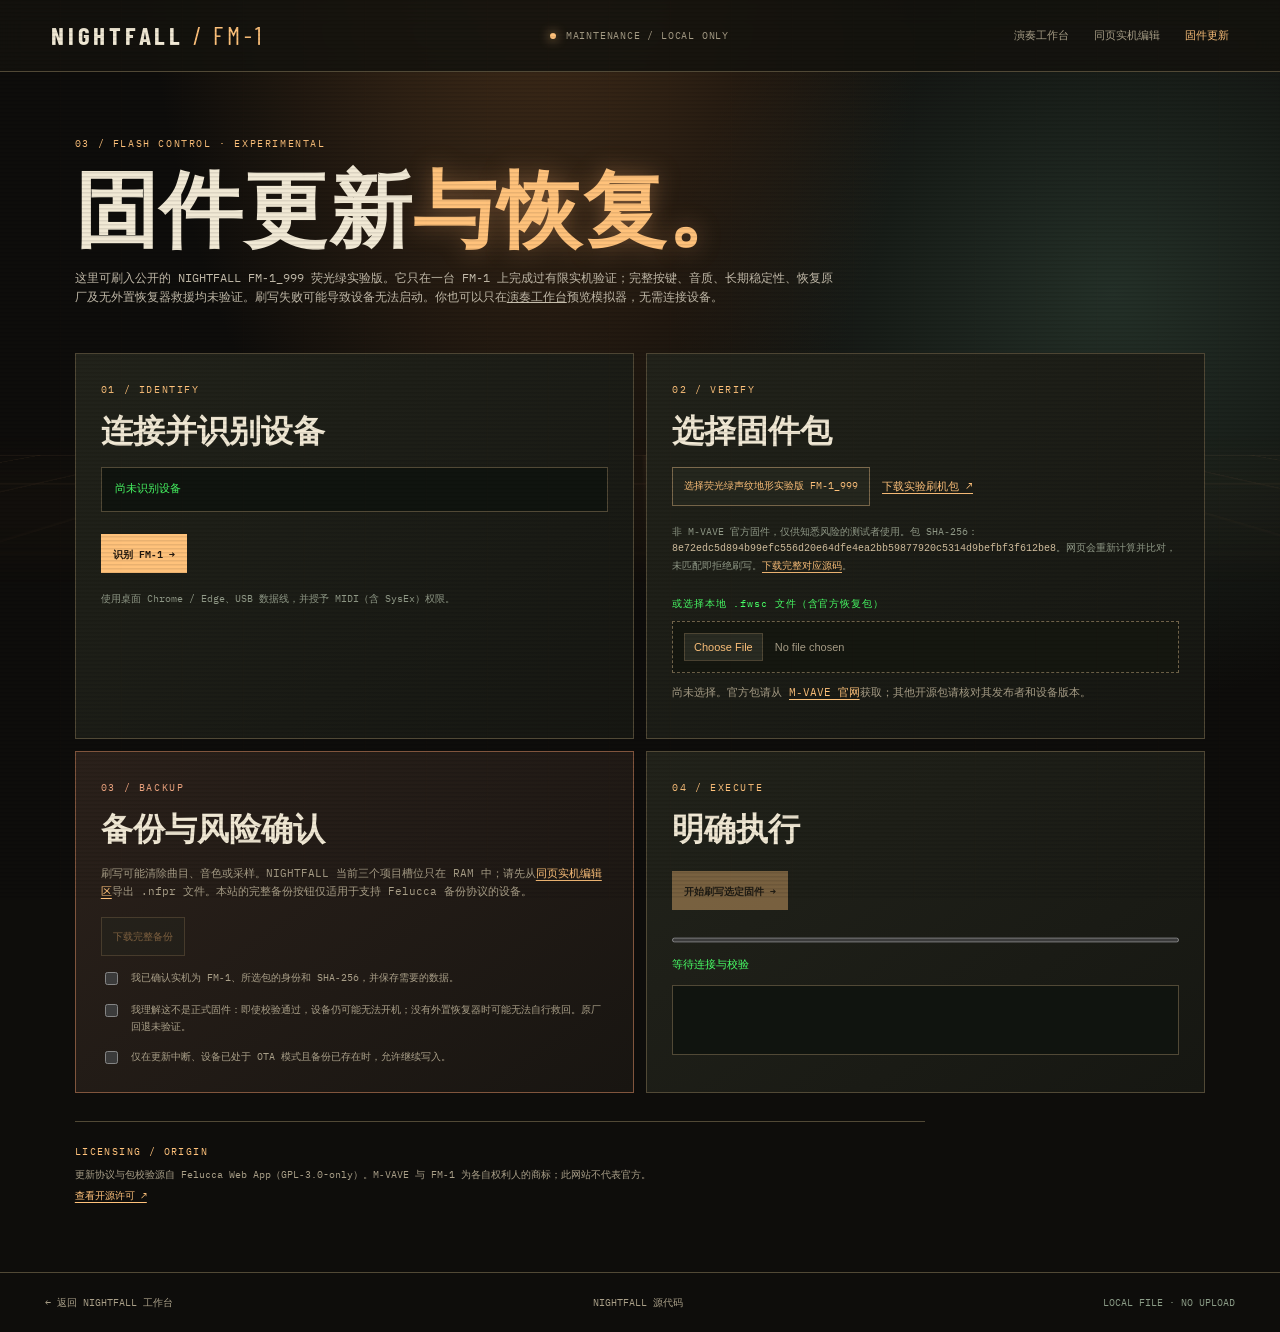
<file: web/update.html>
<!doctype html>
<html lang="zh-CN">
<head>
  <meta charset="utf-8"><meta name="viewport" content="width=device-width,initial-scale=1">
  <meta name="theme-color" content="#100d0a"><title>固件更新 / NIGHTFALL FM‑1</title>
  <link rel="stylesheet" href="style.css"><link rel="stylesheet" href="update.css">
</head>
<body>
  <div class="grain" aria-hidden="true"></div><div class="horizon" aria-hidden="true"></div>
  <header class="topbar"><a class="wordmark" href="./">NIGHTFALL<span> / FM‑1</span></a><div class="top-center"><span class="signal-dot"></span>MAINTENANCE / LOCAL ONLY</div><nav aria-label="主导航"><a href="./">演奏工作台</a><a href="./#edit">同页实机编辑</a><a class="current" href="update.html">固件更新</a></nav></header>
  <main class="update">
    <section class="update-hero"><p class="eyebrow">03 / FLASH CONTROL · EXPERIMENTAL</p><h1>固件更新<span>与恢复。</span></h1><p>这里可刷入公开的 NIGHTFALL FM‑1_999 荧光绿实验版。它只在一台 FM‑1 上完成过有限实机验证；完整按键、音质、长期稳定性、恢复原厂及无外置恢复器救援均未验证。刷写失败可能导致设备无法启动。你也可以只在<a href="./">演奏工作台</a>预览模拟器，无需连接设备。</p></section>
    <div class="update-grid">
      <section class="update-card"><span class="eyebrow">01 / IDENTIFY</span><h2>连接并识别设备</h2><p id="identity" class="readout">尚未识别设备</p><button class="action primary" id="detect" type="button">识别 FM‑1 →</button><p class="hint">使用桌面 Chrome / Edge、USB 数据线，并授予 MIDI（含 SysEx）权限。</p></section>
      <section class="update-card"><span class="eyebrow">02 / VERIFY</span><h2>选择固件包</h2><div class="firmware-choice"><button class="action" id="load-preview" type="button">选择荧光绿声纹地形实验版 FM‑1_999</button><a class="firmware-download" href="firmware/NIGHTFALL-FM1-999-GREEN2.fwsc" download="NIGHTFALL-FM1-999-GREEN2.fwsc">下载实验刷机包 ↗</a></div><p class="hint">非 M‑VAVE 官方固件，仅供知悉风险的测试者使用。包 SHA‑256：<code>8e72edc5d894b99efc556d20e64dfe4ea2bb59877920c5314d9befbf3f612be8</code>。网页会重新计算并比对，未匹配即拒绝刷写。<a href="source/NIGHTFALL-firmware-source-green2.tar.gz">下载完整对应源码</a>。</p><label class="file-label" for="file">或选择本地 .fwsc 文件（含官方恢复包）</label><input id="file" type="file" accept=".fwsc"><p id="file-info">尚未选择。官方包请从 <a href="https://www.m-vave.com/download" target="_blank" rel="noopener">M‑VAVE 官网</a>获取；其他开源包请核对其发布者和设备版本。</p></section>
      <section class="update-card warning"><span class="eyebrow">03 / BACKUP</span><h2>备份与风险确认</h2><p>刷写可能清除曲目、音色或采样。NIGHTFALL 当前三个项目槽位只在 RAM 中；请先从<a href="./#edit">同页实机编辑区</a>导出 .nfpr 文件。本站的完整备份按钮仅适用于支持 Felucca 备份协议的设备。</p><button class="action" id="backup" type="button" disabled>下载完整备份</button><label class="check"><input id="ack" type="checkbox"><span>我已确认实机为 FM‑1、所选包的身份和 SHA‑256，并保存需要的数据。</span></label><label class="check"><input id="recovery-ack" type="checkbox"><span>我理解这不是正式固件：即使校验通过，设备仍可能无法开机；没有外置恢复器时可能无法自行救回。原厂回退未验证。</span></label><label class="check"><input id="resume-ack" type="checkbox"><span>仅在更新中断、设备已处于 OTA 模式且备份已存在时，允许继续写入。</span></label></section>
      <section class="update-card execute"><span class="eyebrow">04 / EXECUTE</span><h2>明确执行</h2><button class="action primary" id="flash" type="button" disabled>开始刷写选定固件 →</button><progress id="progress" max="100" value="0"></progress><p id="status" role="status" aria-live="polite">等待连接与校验</p><pre id="log" aria-label="更新日志"></pre><div id="postflight" class="postflight" hidden><span class="eyebrow">05 / REAL DEVICE TEST</span><p>刷后请在实机依次检查：开机身份、耳机/扬声器声音、全部琴键与旋钮、MASTER 音量、HOME 城市楼柱及声纹地形随演奏变化，以及 USB MIDI 和<a href="./#edit">同页实机编辑区</a>。若有异常，保留更新日志；官方 V15 包可能用于恢复，但从 NIGHTFALL 回退尚未在本机验证。</p></div></section>
    </div>
    <aside class="legal"><span>LICENSING / ORIGIN</span><p>更新协议与包校验源自 Felucca Web App（GPL‑3.0-only）。M‑VAVE 与 FM‑1 为各自权利人的商标；此网站不代表官方。</p><a href="source/LICENSING.md">查看开源许可 ↗</a></aside>
  </main>
  <footer><a href="./">← 返回 NIGHTFALL 工作台</a><a href="https://github.com/SylarPu-X/nightfall-fm1" target="_blank" rel="noopener">NIGHTFALL 源代码</a><span>LOCAL FILE · NO UPLOAD</span></footer>
  <script type="module" src="firmware-flasher.js?v=16"></script>
</body></html>
</file>
<file: web/style.css>
@import url('https://fonts.googleapis.com/css2?family=Barlow+Condensed:wght@400;500;600;700&family=IBM+Plex+Mono:wght@400;500;600&display=swap');
:root{color-scheme:dark;--bg:#0e0d0b;--surface:#181914;--surface2:#21231d;--line:#514936;--line-faint:#3a392c;--ink:#f1e9d5;--muted:#a99f88;--amber:#ffc27b;--phosphor:#48ff66;--red:#ed8164}
*{box-sizing:border-box}html{scroll-behavior:smooth}body{margin:0;min-width:320px;background:radial-gradient(ellipse at 42% -13%,#49311b 0,transparent 38%),radial-gradient(ellipse at 87% 22%,#243028 0,transparent 28%),var(--bg);color:var(--ink);font:13px/1.6 'IBM Plex Mono',ui-monospace,monospace}button,select{font:inherit}a{color:inherit}button:focus-visible,a:focus-visible,input:focus-visible,select:focus-visible{outline:2px solid var(--amber);outline-offset:3px}.grain{position:fixed;inset:0;z-index:15;pointer-events:none;opacity:.22;background:repeating-linear-gradient(0deg,transparent 0 2px,#0006 3px 4px),repeating-linear-gradient(90deg,transparent 0 59px,#ffb4740b 60px 61px)}.horizon{position:absolute;top:320px;left:0;right:0;height:270px;z-index:0;pointer-events:none;opacity:.28;overflow:hidden;background:linear-gradient(transparent 40%,#f6aa6740 99%);mask-image:linear-gradient(transparent,#000 50%,transparent)}.horizon:before{content:'';position:absolute;left:-25%;right:-25%;top:50%;height:250%;border-top:1px solid var(--amber);background:repeating-linear-gradient(90deg,transparent 0 6%,#d28b5540 6.2% 6.3%),repeating-linear-gradient(0deg,transparent 0 11%,#d28b5540 11.2% 11.4%);transform:perspective(270px) rotateX(68deg);transform-origin:top}
.topbar{position:relative;z-index:2;display:flex;align-items:center;justify-content:space-between;gap:24px;min-height:72px;padding:0 clamp(20px,4vw,64px);border-bottom:1px solid var(--line);background:#14130edb;backdrop-filter:blur(12px)}.wordmark{text-decoration:none;white-space:nowrap;font:700 25px/1 'Barlow Condensed','Arial Narrow',sans-serif;letter-spacing:.15em}.wordmark span{color:var(--amber);font-weight:400}.top-center{display:flex;align-items:center;gap:10px;color:var(--muted);font-size:10px;letter-spacing:.08em}.signal-dot,.lit-dot,.console-led{width:6px;height:6px;border-radius:50%;background:var(--amber);box-shadow:0 0 11px var(--amber);display:inline-block;flex:none}.topbar nav{display:flex;gap:25px;white-space:nowrap}.topbar nav a{text-decoration:none;font-size:11px;color:var(--muted)}.topbar nav a:hover,.topbar nav a.current{color:var(--amber)}main{position:relative;z-index:1;max-width:1640px;padding:0 clamp(18px,3.5vw,58px);margin:auto}.intro{display:flex;justify-content:space-between;gap:36px;min-height:279px;padding:45px 0 36px;border-bottom:1px solid var(--line)}.intro-copy{max-width:860px}.eyebrow,.intro-index>span,.console-head,.route-heading,.activity-head,.capability>span,.lower-card>span{color:var(--amber);font-size:10px;letter-spacing:.16em;text-transform:uppercase}.intro h1{font:600 clamp(50px,6.2vw,93px)/.97 'Barlow Condensed','Arial Narrow',sans-serif;letter-spacing:.02em;margin:15px 0}.intro h1 span{color:var(--amber);text-shadow:0 0 27px #f3a45a70}.lede{color:#c0baa9;max-width:740px;font-size:13px;margin:0}.intro-index{min-width:185px;display:flex;flex-direction:column;align-items:flex-end;text-align:right;padding-top:3px}.intro-index strong{color:#baa384;font:600 36px/.94 'Barlow Condensed','Arial Narrow',sans-serif;letter-spacing:.08em;margin:13px 0}.intro-index small{color:#8e9b86;font-size:9px;line-height:1.7}.transport{display:grid;grid-template-columns:repeat(3,minmax(0,1fr)) 130px;gap:1px;background:var(--line);border:1px solid var(--line);margin:19px 0 24px}.mode{display:flex;flex-direction:column;align-items:flex-start;text-align:left;border:0;background:#1c1d17;color:var(--ink);padding:15px 21px;min-height:94px;cursor:pointer;text-decoration:none;transition:background .2s}.mode:hover,.mode.active{background:#2d3026}.mode.active{box-shadow:inset 0 3px 0 var(--amber)}.mode>span{color:var(--amber);font-size:10px;letter-spacing:.16em}.mode strong{font:600 25px/1 'Barlow Condensed','Arial Narrow',sans-serif;margin:8px 0 4px}.mode small{color:var(--muted);font-size:10px}.transport-mark{background:#181b15;display:grid;place-content:center;text-align:center;gap:4px;color:#8fa18d;font-size:10px;letter-spacing:.14em}.transport-mark b{font:400 30px/1 sans-serif;color:var(--amber)}
.cockpit{display:grid;grid-template-columns:minmax(0,1fr) minmax(294px,330px);gap:20px;align-items:start}.sim-panel,.console{border:1px solid var(--line);background:linear-gradient(135deg,#1b1c17,#12130f)}.sim-panel{min-width:0;overflow:hidden;box-shadow:0 35px 100px #0007}.panel-heading{display:flex;align-items:end;justify-content:space-between;gap:12px;padding:20px 24px 16px;border-bottom:1px solid var(--line)}.panel-heading h2{font:600 35px/1 'Barlow Condensed','Arial Narrow',sans-serif;margin:5px 0 0;letter-spacing:.035em}.panel-heading h2 span{color:var(--amber)}.panel-flags{color:#93a38d;font-size:10px;white-space:nowrap}.panel-flags .lit-dot{background:var(--phosphor);box-shadow:0 0 10px var(--phosphor);margin-right:4px}.panel-flags .divider{margin:0 7px;color:#776d58}#sim-frame{display:block;width:100%;height:980px;border:0;background:#171813}.underbar{border-top:1px solid var(--line);display:flex;justify-content:space-between;gap:10px;padding:10px 22px;color:#8b9a88;font-size:10px}.console{position:sticky;top:15px;overflow:hidden}.console-head{display:flex;justify-content:space-between;align-items:center;padding:14px 17px;background:#292a20;border-bottom:1px solid var(--line)}.console-led{background:#655d4a;box-shadow:none}.console-led.on{background:var(--phosphor);box-shadow:0 0 13px var(--phosphor)}.identity{padding:20px 20px 13px}.identity small{color:#8e9d88;font-size:10px;letter-spacing:.15em}.identity strong{display:block;font:600 34px/1 'Barlow Condensed','Arial Narrow',sans-serif;letter-spacing:.04em;color:var(--amber);margin-top:8px}.identity p{min-height:68px;color:var(--muted);font-size:11px;margin:10px 0 0}.device-actions{display:flex;gap:7px;padding:0 19px 18px}.action{border:1px solid #7b694c;background:#25271e;color:var(--amber);padding:9px 11px;min-height:39px;cursor:pointer;font-size:10px;white-space:nowrap}.action.primary{background:var(--amber);border-color:var(--amber);color:#21170e;font-weight:600;flex:1}.action:hover{filter:brightness(1.17)}.action:disabled{opacity:.4;cursor:not-allowed}.route-heading,.activity-head{display:flex;justify-content:space-between;align-items:center;background:#24261e;padding:9px 18px;border-top:1px solid var(--line);border-bottom:1px solid var(--line)}.route-heading span,.activity-head span:last-child{color:#8a9b85;font-size:9px;letter-spacing:0}.switchrow{position:relative;display:flex;justify-content:space-between;gap:12px;padding:12px 18px;border-bottom:1px solid var(--line-faint);cursor:pointer}.switchrow span b,.switchrow span small{display:block}.switchrow b{font-size:11px;font-weight:500}.switchrow small{color:var(--muted);font-size:10px;margin-top:3px}.switchrow input{position:absolute;opacity:0;width:1px;height:1px}.switchrow i{position:relative;display:block;flex:none;width:31px;height:17px;background:#45463a;border:1px solid #6d6d55;border-radius:10px;margin-top:4px}.switchrow i:before{content:'';position:absolute;left:2px;top:2px;width:11px;height:11px;background:#a19a81;border-radius:50%;transition:transform .17s}.switchrow input:checked+i{background:#69583b;border-color:var(--amber)}.switchrow input:checked+i:before{background:var(--amber);transform:translateX(14px)}.switchrow:has(input:disabled){opacity:.5;cursor:not-allowed}.switchrow:has(input:focus-visible){outline:2px solid var(--amber);outline-offset:-2px}.channel-row{display:flex;align-items:center;justify-content:space-between;padding:10px 18px;color:var(--muted);font-size:10px}.channel-row select{background:#24261e;border:1px solid var(--line);padding:5px;color:var(--ink);font-size:10px}.activity{list-style:none;padding:12px 17px;min-height:93px;max-height:139px;overflow:auto;margin:0;color:#a9b6a2;font-size:10px}.activity li{display:flex;justify-content:space-between;gap:6px;padding:4px 0;border-bottom:1px dotted #494d3d}.activity li em{color:var(--amber);font-style:normal}.activity li small{color:#728271}.panic{display:block;width:calc(100% - 36px);margin:4px 18px 19px;padding:9px;border:1px solid #a1634f;background:#341e1a;color:#f5a480;cursor:pointer;font-size:10px}.panic:hover{background:#4a2821}.capability{background:#1b1d18;border-top:1px solid var(--line);padding:15px 18px}.capability p{font-size:10px;color:var(--muted);margin:7px 0}.capability a{font-size:10px;color:var(--amber);text-underline-offset:3px}
.lower{display:grid;grid-template-columns:repeat(3,1fr);gap:11px;margin:22px 0 55px}.lower-card{display:block;border:1px solid var(--line);background:#1b1c17;padding:22px;min-height:181px;text-decoration:none}.lower-card:not(div):hover{border-color:var(--amber);background:#26251c}.lower-card h3{font:600 25px/1.1 'Barlow Condensed','Arial Narrow',sans-serif;margin:14px 0 8px}.lower-card p{color:var(--muted);font-size:11px;margin:0}.lower-card.caution{border-color:#715741}.lower-card.caution a{display:inline-block;margin-top:8px;font-size:10px;color:var(--amber)}footer{border-top:1px solid var(--line);display:flex;gap:20px;justify-content:space-between;flex-wrap:wrap;padding:22px clamp(18px,3.5vw,58px);color:#8b9c87;font-size:10px}footer a{text-decoration:none;color:var(--muted)}footer a:hover{color:var(--amber)}
@media(max-width:1150px){.top-center{display:none}.cockpit{grid-template-columns:minmax(0,1fr) 290px}.intro h1{font-size:66px}.panel-flags{display:none}}
@media(max-width:850px){.cockpit{grid-template-columns:1fr}.console{position:static;display:grid;grid-template-columns:1fr 1fr}.console-head,.route-heading,.activity-head,.capability{grid-column:1/-1}.device-actions{align-self:end}.switchrow:nth-of-type(odd){border-right:1px solid var(--line-faint)}.channel-row,.activity,.panic{grid-column:1/-1}.lower{grid-template-columns:1fr 1fr}.lower-card.caution{grid-column:1/-1}}
@media(max-width:620px){.topbar{min-height:0;padding:15px 18px;flex-wrap:wrap}.topbar nav{width:100%;gap:19px}.intro{padding:38px 0 27px;min-height:0}.intro h1{font-size:52px}.intro-index{display:none}.transport{grid-template-columns:repeat(3,minmax(0,1fr))}.transport-mark{display:none}.mode{padding:12px 9px;min-height:90px}.mode strong{font-size:19px}.mode small{font-size:9px;line-height:1.25}.panel-heading{padding:14px}.panel-heading h2{font-size:27px}.console{display:block}.underbar{display:block;font-size:9px}.underbar span{display:block}.lower{grid-template-columns:1fr}.lower-card.caution{grid-column:auto}}
.web-volume{gap:12px}.web-volume label{white-space:nowrap}.web-volume output{color:var(--amber)}.web-volume input{width:135px;accent-color:var(--amber)}
.web-only-status{margin:0;padding:0 18px 13px;color:var(--muted);font-size:10px;line-height:1.5}
.demo-signal{display:block;width:calc(100% - 36px);margin:0 18px 8px;padding:9px;border:1px dashed #716849;background:transparent;color:#aebd9f;cursor:pointer;font-size:10px;text-align:left}.demo-signal:hover{border-color:var(--phosphor);color:var(--phosphor)}
.editor-panel{border:1px solid var(--line);background:#171711;margin:22px 0 0;scroll-margin-top:20px}.editor-heading{padding:24px clamp(18px,3vw,42px) 16px;border-bottom:1px solid var(--line);background:linear-gradient(110deg,#31251a,#1a1c17 65%)}.editor-heading h2{font:600 clamp(29px,3vw,44px)/1.05 'Barlow Condensed','Arial Narrow',sans-serif;margin:9px 0;color:var(--ink)}.editor-heading p{color:var(--muted);font-size:11px;margin:0}.editor-panel iframe{display:block;width:100%;height:730px;border:0;background:#0c0805}.editor-panel:focus-within{border-color:#92704e}
</file>
<file: web/device/style.css>
:root{color-scheme:dark;--bg:#080d18;--panel:#101929;--line:#2d5269;--cyan:#8bf2ef;--red:#f77c78;--amber:#f6ba73;--text:#e4e9ec;--muted:#8a9daa;font-family:ui-sans-serif,system-ui,-apple-system,"PingFang SC",sans-serif}*{box-sizing:border-box}body{margin:0;background:radial-gradient(ellipse at 70% 0%,#18313b 0%,var(--bg) 45%);color:var(--text)}body:before{content:"";position:fixed;inset:0;z-index:10;pointer-events:none;background:repeating-linear-gradient(0deg,transparent 0px,transparent 3px,#0002 4px);opacity:.35}header{height:70px;display:flex;align-items:center;gap:35px;padding:0 4vw;border-bottom:1px solid #47718155;background:#080d18cf}a{color:inherit;text-decoration:none}.brand{font-size:19px;letter-spacing:.22em;font-weight:800}.brand span{color:var(--red);font-size:12px;letter-spacing:.13em}nav{display:flex;gap:24px;color:var(--muted);font-size:13px}nav a:hover{color:var(--cyan)}#identity{margin-left:auto;font:11px ui-monospace,monospace;letter-spacing:.15em;color:var(--cyan)}main{max-width:1600px;margin:auto;padding:0 4vw}.hero{min-height:440px;display:grid;grid-template-columns:40% 60%;position:relative;overflow:hidden;border-bottom:1px solid #48728566}.intro{z-index:2;padding:55px 0 52px}.eyebrow{font:11px ui-monospace,monospace;letter-spacing:.25em;color:var(--cyan)}h1{font-size:clamp(40px,5vw,77px);line-height:1.08;letter-spacing:-.055em;margin:22px 0}h1 em{font-style:normal;color:var(--red)}.intro>p:not(.eyebrow){max-width:430px;color:var(--muted);line-height:1.7;font-size:14px}.actions{display:flex;gap:10px;align-items:center;margin-top:28px;flex-wrap:wrap}button,.file{appearance:none;background:var(--cyan);color:#061419;border:1px solid var(--cyan);padding:12px 17px;cursor:pointer;font:700 12px ui-sans-serif,system-ui;letter-spacing:.08em}button:hover,.file:hover{filter:brightness(1.15)}button:disabled{opacity:.35;cursor:not-allowed}.ghost{background:#122332;color:var(--cyan)}#message{font:12px ui-monospace,monospace!important;color:var(--amber)!important;min-height:2em}canvas{width:100%;height:100%;min-height:440px}.hud{position:absolute;right:2%;bottom:17px;width:57%;display:flex;justify-content:space-between;color:var(--cyan);font:10px ui-monospace,monospace;letter-spacing:.16em;pointer-events:none}.work{display:grid;grid-template-columns:230px 1fr;min-height:620px}.rail{border-right:1px solid #48728566;padding:32px 16px 30px 0}.rail button{display:block;width:100%;text-align:left;background:transparent;border:0;border-left:2px solid transparent;color:var(--muted);padding:17px 12px;font:12px ui-monospace,monospace}.rail button.active{border-color:var(--red);background:#f77c7815;color:var(--text)}.rail p{color:#68808d;font:10px/1.8 ui-monospace,monospace;padding:25px 12px}.content{padding:32px 0 60px 38px;min-width:0}.pane{display:none}.pane.active{display:block}.section-head{border-bottom:1px solid #48728566;padding-bottom:8px;margin-bottom:26px}.section-head h2{font-size:32px;font-weight:500;margin:8px 0 20px}h3{font:12px ui-monospace,monospace;letter-spacing:.18em;color:var(--cyan);margin:32px 0 15px}.transport,.cards,.sliders{display:flex;gap:14px;flex-wrap:wrap;align-items:stretch}.transport{align-items:center}.cards>label,.transport>label,.sliders>label{background:#10202d;border:1px solid #34566a66;padding:13px;min-width:170px;flex:1;color:var(--muted);font:11px ui-monospace,monospace;letter-spacing:.12em}.sliders>label{min-width:180px}.sliders output{float:right;color:var(--cyan)}select,input[type=number]{display:block;width:100%;margin-top:12px;background:#0b1422;border:1px solid #456475;color:var(--text);padding:11px;font:14px ui-monospace,monospace}.transport input{width:90px}input[type=range]{display:block;width:100%;margin:20px 0 5px;accent-color:var(--red)}.toggle{display:flex;align-items:center;gap:15px}.toggle input{accent-color:var(--red)}.hint{font-size:13px;line-height:1.7;color:var(--muted);max-width:690px}.keyboard{display:flex;gap:2px;margin:23px 0;max-width:700px}.keyboard button{flex:1;height:90px;background:#d7e7e7;border:1px solid #4e777a;color:#18313b;padding:0 3px;align-self:start;font-size:10px}.keyboard button.black{background:#183240;color:var(--cyan);height:58px}.keyboard button:active{background:var(--red)}.steps{display:grid;grid-template-columns:repeat(16,minmax(25px,1fr));gap:5px;margin-top:24px}.steps button{aspect-ratio:1;border:1px solid #496579;background:#142b39;color:#96aab5;font:10px ui-monospace,monospace;padding:0}.steps button.on{border-color:var(--red);background:#e0717060;color:white;box-shadow:0 0 15px #eb615548}.file input{display:none}footer{text-align:center;padding:28px;color:#6d8592;font:10px ui-monospace,monospace;letter-spacing:.13em;border-top:1px solid #48728566}@media(max-width:900px){header{gap:15px}.hero{grid-template-columns:1fr}.intro{padding-bottom:5px}.hero canvas{height:300px;min-height:300px}.hud{width:90%}.work{grid-template-columns:1fr}.rail{display:flex;overflow-x:auto;border-right:0;border-bottom:1px solid #48728566;padding:10px 0}.rail button{white-space:nowrap}.rail p{display:none}.content{padding:25px 0}.steps{grid-template-columns:repeat(8,1fr)}}
</file>
<file: web/device/mirror.css>
:root{--bg:#0c0805;--panel:#16110c;--line:#66482d;--cyan:#f5b876;--red:#ee7565;--amber:#ffdfaa;--text:#f5e6d5;--muted:#aa8c72}
body{background:radial-gradient(ellipse at 70% 0%,#422720 0%,#0c0805 48%)}
body:before{background:repeating-linear-gradient(0deg,transparent 0px,transparent 3px,#0005 4px)}
#city{width:min(100%,440px);height:auto;min-height:0;aspect-ratio:1;image-rendering:pixelated;justify-self:center;align-self:center;border:1px solid #9d5e38;box-shadow:0 0 0 8px #140e0b,0 0 48px #f074423a}
.hero{grid-template-columns:minmax(320px,1fr) minmax(270px,1fr);gap:30px;align-items:center;padding-bottom:25px}
.hud{right:3%;bottom:14px;width:min(48%,440px)}
@media(max-width:900px){.hero{grid-template-columns:1fr}.hero #city{height:auto;min-height:0;width:min(100%,440px)}.hud{position:static;width:100%;grid-column:1}}
html.embedded header,html.embedded .hero,html.embedded footer{display:none}html.embedded body{background:#15120e}html.embedded main{padding:0;max-width:none}html.embedded .work{min-height:0}html.embedded .rail{padding-left:16px}html.embedded .content{padding-right:24px}html.embedded .rail p{color:#a9967d}html.embedded .pane .section-head{border-color:#76553e}html.embedded .pane .section-head h2{color:#f5d4a6}html.embedded .work button:focus-visible,html.embedded .work input:focus-visible,html.embedded .work select:focus-visible{outline:2px solid #ffcf92;outline-offset:2px}@media(max-width:900px){html.embedded .content{padding:24px 18px}html.embedded .rail{padding-left:8px}}
html.embedded .cards>label,html.embedded .transport>label,html.embedded .sliders>label{background:#261c15;border-color:#704f37;color:#c6a78a}html.embedded select,html.embedded input[type=number]{background:#120e0a;border-color:#74543a;color:#f2dbc0}html.embedded .ghost{background:#2a2018;color:#ffd19a;border-color:#8b6040}html.embedded .steps button{background:#302318;border-color:#765038;color:#d2b18d}html.embedded .steps button.on{background:#a45d3c;color:#fff2db;border-color:#f8b66d}html.embedded .keyboard button{background:#d8c2a3;border-color:#9d7652;color:#3b281a}html.embedded .keyboard button.black{background:#3a291f;color:#ffcd91}html.embedded .rail button.active{border-color:#f3aa68;background:#9d61372d}html.embedded .rail,html.embedded .work{border-color:#66482d}
</file>
<file: web/editor/tokens.css>
/* SPDX-License-Identifier: GPL-3.0-only
 * Copyright (C) 2026 Leo Kuroshita (@kurogedelic), Hügelton Instruments */
/* generated by felucca/web/gen_tokens.py from tools/gen_ui_palettes.py (GREY / LIGHT): do not edit */
:root {
  --bg: #080808;
  --surf: #202020;
  --text: #cdcdcd;
  --theme: #eeeeee;
  --accent: #ffffff;
  --mid: #949494;
  --dim: #5a5a5a;
  --line: #292929;
  --sel: #bdbdbd;
  --tint: #202020;
  --raise: #393939;
  --key: #a4a4a4;
  --ink: #080808;
  --rec: #ffffff;
  color-scheme: dark;
}
@media (prefers-color-scheme: light) {
  :root:not([data-theme="dark"]) {
    --bg: #f6f6f6;
    --surf: #e6e6e6;
    --text: #292929;
    --theme: #101010;
    --accent: #000000;
    --mid: #626262;
    --dim: #9c9c9c;
    --line: #cdcdcd;
    --sel: #414141;
    --tint: #dedede;
    --raise: #cdcdcd;
    --key: #525252;
    --ink: #f6f6f6;
    --rec: #000000;
    color-scheme: light;
  }
}
:root[data-theme="light"] {
  --bg: #f6f6f6;
  --surf: #e6e6e6;
  --text: #292929;
  --theme: #101010;
  --accent: #000000;
  --mid: #626262;
  --dim: #9c9c9c;
  --line: #cdcdcd;
  --sel: #414141;
  --tint: #dedede;
  --raise: #cdcdcd;
  --key: #525252;
  --ink: #f6f6f6;
  --rec: #000000;
  color-scheme: light;
}
:root[data-theme="dark"] {
  --bg: #080808;
  --surf: #202020;
  --text: #cdcdcd;
  --theme: #eeeeee;
  --accent: #ffffff;
  --mid: #949494;
  --dim: #5a5a5a;
  --line: #292929;
  --sel: #bdbdbd;
  --tint: #202020;
  --raise: #393939;
  --key: #a4a4a4;
  --ink: #080808;
  --rec: #ffffff;
  color-scheme: dark;
}
</file>
<file: web/editor/app.css>
/* SPDX-License-Identifier: GPL-3.0-only
 * Copyright (C) 2026 Leo Kuroshita (@kurogedelic), Hügelton Instruments */
/* Felucca editor: layout and parts. Colours only from tokens.css (the device's palettes, gen_tokens.py). */
@font-face { font-family: "Inter Tight"; src: url("fonts/InterTight-subset.ttf") format("truetype"); font-weight: 100 900; font-display: swap; }
@font-face { font-family: "Fukiai"; src: url("fonts/fukiai.ttf") format("truetype"); font-display: block; }

:root { --k: 1; --r: 6px; --r-s: 4px; --gap: 12px; --rail: 76px; --bar: 32px; --nav: 56px; }
html { font-size: calc(16px * var(--k)); }
* { box-sizing: border-box; }
[hidden] { display: none !important; }      /* (over any display a class sets) */
body {
  margin: 0; background: var(--bg); color: var(--text);
  font: 400 .875rem/1.4 "Inter Tight", "Hiragino Sans", "Noto Sans JP", system-ui, sans-serif;
  font-feature-settings: "tnum"; -webkit-font-smoothing: antialiased;
}
button, input, select { font: inherit; color: inherit; }
html:not(.fk) .ic { visibility: hidden; }
.ic { font-family: "Fukiai"; font-weight: 400; font-style: normal; line-height: 1; display: inline-block; width: 1em; text-align: center; speak: never; }
.lbl { font-size: .75rem; font-weight: 500; letter-spacing: .04em; text-transform: uppercase; color: var(--mid); }
:focus-visible { outline: 2px solid var(--accent); outline-offset: 2px; }
@media (prefers-reduced-motion: reduce) { * { transition: none !important; } }

/* ---- shell ---- */
.app { display: grid; grid-template-columns: var(--rail) minmax(0, 1fr); grid-template-rows: auto 1fr var(--bar); min-height: 100vh; }
.top { grid-column: 1 / -1; display: flex; align-items: center; gap: 16px; padding: 10px 16px; position: sticky; top: 0; z-index: 5; background: var(--bg); }
.conn { display: flex; align-items: center; gap: 8px; }
.btn { display: inline-flex; align-items: center; gap: 6px; min-height: 32px; padding: 0 12px; border: 0; border-radius: var(--r-s); background: var(--raise); color: var(--text); cursor: pointer; font-size: .75rem; font-weight: 500; letter-spacing: .04em; text-transform: uppercase; }
.btn:hover { background: var(--key); color: var(--ink); }
.btn.primary { background: var(--theme); color: var(--ink); }
.btn .ic { font-size: 1rem; }
.state { display: flex; align-items: center; gap: 6px; color: var(--mid); font-size: .75rem; }
.dot { width: 8px; height: 8px; border-radius: 50%; background: var(--theme); }
.tracks { display: flex; gap: 4px; margin-left: auto; }
.store { display: flex; align-items: center; gap: 8px; min-height: 32px; padding: 0 10px; border: 0; border-radius: var(--r-s); background: transparent; cursor: pointer; color: var(--text); font-size: .8125rem; }
.store:hover { background: var(--surf); }
.store .bar { width: 64px; height: 6px; border-radius: 3px; background: var(--raise); overflow: hidden; display: block; }
.store .bar i { display: block; height: 100%; background: var(--theme); }
.store.low .bar i { background: var(--accent); }
.st-rows { display: grid; gap: 10px; margin: 0 0 16px; }
.st-row { display: grid; grid-template-columns: 1fr auto; gap: 4px 12px; align-items: center; }
.st-row .meter { grid-column: 1 / -1; }
.st-row span:nth-child(2) { color: var(--theme); font-weight: 500; }
.trk { width: 44px; height: 44px; border: 0; border-radius: var(--r-s); background: transparent; cursor: pointer; display: grid; place-items: center; padding: 0; }
.cush { width: 28px; height: 28px; border-radius: 7px; background: var(--mid); color: var(--bg); display: grid; place-items: center; font-size: 1rem; font-weight: 600; line-height: 1; }
.trk:hover .cush { background: var(--text); }
.trk[aria-checked="true"] .cush { background: var(--accent); }
.tools { display: flex; gap: 4px; }
.iconbtn { width: 40px; height: 40px; border: 0; border-radius: var(--r-s); background: transparent; color: var(--mid); cursor: pointer; font-size: 1.25rem; display: grid; place-items: center; }
.iconbtn:hover { color: var(--text); background: var(--surf); }
.iconbtn[aria-pressed="true"] { background: var(--theme); color: var(--ink); }

nav.rail { grid-row: 2; display: flex; flex-direction: column; gap: 4px; padding: 8px; position: sticky; top: 60px; align-self: start; }
.place { display: flex; flex-direction: column; align-items: center; gap: 4px; padding: 10px 0 8px; border: 0; border-radius: var(--r); background: transparent; color: var(--mid); cursor: pointer; }
.place .ic { font-size: 1.25rem; }
.place span:last-child { font-size: .6875rem; font-weight: 500; letter-spacing: .04em; }
.place:hover { color: var(--text); }
.place[aria-selected="true"] { background: var(--theme); color: var(--ink); }

main { grid-row: 2; padding: 4px 16px 24px 4px; min-width: 0; }
.screen[hidden] { display: none; }
/* masonry: cards of any height packed into columns (300 px and up); a wide card spans them all */
.grid { display: block; columns: 300px; column-gap: var(--gap); }
.grid > * { break-inside: avoid; margin: 0 0 var(--gap); }
.card { background: var(--surf); border-radius: var(--r); padding: 12px; min-width: 0; }
.card h2 { display: flex; align-items: center; gap: 8px; margin: 0 0 10px; font-size: .75rem; font-weight: 600; letter-spacing: .06em; text-transform: uppercase; color: var(--mid); }
.card h2 .ic { font-size: 1rem; }
.card h2 .aside { margin-left: auto; font-weight: 500; color: var(--mid); letter-spacing: .04em; }
.grid > .wide { column-span: all; }

/* ---- the gauge row: value left, label right, fill from the left (one parameter = one row) ---- */
.rows { display: flex; flex-direction: column; gap: 4px; }
.gauge { position: relative; height: 34px; border-radius: var(--r-s); background: var(--bg); overflow: hidden; --p: 50%; }
.gauge .fill { position: absolute; inset: 0 auto 0 0; width: var(--p); background: color-mix(in srgb, var(--theme) 14%, var(--bg)); border-right: 2px solid var(--theme); pointer-events: none; }
.gauge.bip .fill { left: min(50%, var(--p)); width: calc(max(50%, var(--p)) - min(50%, var(--p))); border-right: 0; }
.gauge.bip::after { content: ""; position: absolute; left: 50%; top: 6px; bottom: 6px; width: 1px; background: var(--dim); pointer-events: none; }
.gauge .v { position: absolute; left: 10px; top: 0; bottom: 0; display: flex; align-items: center; gap: 3px; font-size: 1rem; font-weight: 500; color: var(--theme); pointer-events: none; }
.gauge .v small { font-size: .75rem; font-weight: 400; color: var(--mid); }
.gauge .l { position: absolute; right: 10px; top: 0; bottom: 0; display: flex; align-items: center; gap: 6px; pointer-events: none; }
.gauge .l .ic { font-size: .875rem; color: var(--mid); }
.gauge input { position: absolute; inset: 0; width: 100%; height: 100%; margin: 0; opacity: 0; cursor: ew-resize; }
.gauge:has(input:focus-visible) { outline: 2px solid var(--accent); outline-offset: 1px; }
.gauge.hot .fill { border-right-color: var(--accent); }
.gauge.hot .v, .gauge.hot .l .lbl, .gauge.hot .l .ic { color: var(--accent); }
.gauge.off .v { color: var(--dim); }

/* enumerations: a row of cells, the chosen one filled */
.cells { display: grid; grid-auto-flow: column; grid-auto-columns: 1fr; gap: 2px; padding: 2px; background: var(--bg); border-radius: var(--r-s); }
.cell { min-height: 30px; border: 0; border-radius: 3px; background: transparent; color: var(--mid); cursor: pointer; font-size: .75rem; font-weight: 500; letter-spacing: .04em; display: flex; align-items: center; justify-content: center; gap: 4px; }
.cell .ic { font-size: 1rem; }
.cell:hover { color: var(--text); }
.cell[aria-checked="true"] { background: var(--theme); color: var(--ink); }
.enum { display: grid; gap: 4px; }
.enum .lbl { display: flex; justify-content: space-between; }

/* visualisations: drawn with the engine's own maths on the device; here SVG on BG */
.viz { display: block; width: 100%; height: 88px; background: var(--bg); border-radius: var(--r-s); margin-bottom: 8px; }
.viz .base { stroke: var(--raise); stroke-width: 1; }
.viz .curve { fill: none; stroke: var(--theme); stroke-width: 2; stroke-linejoin: round; }
.viz .area { fill: color-mix(in srgb, var(--theme) 10%, transparent); }
.viz .knee { fill: var(--accent); }

/* ---- SOUND: the voice header ---- */
.voice { display: grid; grid-template-columns: auto 1fr auto; gap: 16px; align-items: center; }
.voice .eng { font-size: 2.5rem; color: var(--theme); width: 56px; height: 56px; display: grid; place-items: center; background: var(--bg); border-radius: var(--r); }
.voice .name { font-size: 1.75rem; font-weight: 600; line-height: 1.1; color: var(--text); }
.voice .meta { display: flex; gap: 12px; align-items: center; margin-top: 4px; }
.voice .meta b { font-weight: 500; color: var(--theme); }
.voice .acts { display: flex; gap: 6px; flex-wrap: wrap; justify-content: flex-end; }
.pages { margin-bottom: 8px; }

/* ---- SEQ ---- */
.steps { display: grid; grid-template-columns: repeat(16, 1fr); gap: 4px; }
.step { position: relative; aspect-ratio: 3 / 4; min-height: 44px; border: 0; border-radius: var(--r-s); background: var(--bg); color: var(--dim); cursor: pointer; display: flex; flex-direction: column; justify-content: flex-end; align-items: center; padding: 0 0 6px; font-size: .6875rem; font-weight: 500; }
.step:nth-child(4n+1)::before { content: ""; position: absolute; top: 4px; left: 50%; width: 4px; height: 4px; margin-left: -2px; border-radius: 50%; background: var(--dim); }
.step.on { background: var(--theme); color: var(--ink); }
.step.on.acc { background: var(--accent); }
.step.tie { background: color-mix(in srgb, var(--theme) 45%, var(--bg)); color: var(--ink); }
.step.play { box-shadow: inset 0 -3px 0 var(--text); }
.step[aria-current="true"] { outline: 2px solid var(--accent); outline-offset: 2px; }
.step .acc-m { position: absolute; top: 4px; right: 5px; font-size: .625rem; }
.bankbar { display: flex; gap: 8px; align-items: center; margin-bottom: 10px; }
.bankbar .cells { width: 220px; }
.lanes { display: grid; grid-template-columns: 52px repeat(16, 1fr); gap: 3px 4px; align-items: center; }
.lane-n { font-size: .6875rem; font-weight: 500; letter-spacing: .04em; color: var(--mid); }
.lane-n.sel { color: var(--accent); }
.hit { height: 22px; border: 0; border-radius: 3px; background: var(--bg); cursor: pointer; padding: 0; position: relative; }
.hit::after { content: ""; position: absolute; left: 50%; top: 50%; width: 3px; height: 3px; margin: -1.5px; border-radius: 50%; background: var(--dim); }
.hit.beat::after { background: var(--mid); }
.hit.on { background: var(--theme); }
.hit.on.acc { background: var(--accent); }
.hit.on::after { display: none; }
.lanes .ph { height: 3px; border-radius: 2px; }
.lanes .ph.at { background: var(--text); }

/* ---- MIX: four strips, as on the device ---- */
.mixer { display: grid; grid-template-columns: repeat(4, 1fr); gap: var(--gap); }
.strip { background: var(--surf); border-radius: var(--r); padding: 12px; display: grid; grid-template-rows: auto auto 1fr auto auto; gap: 10px; justify-items: center; min-width: 0; }
.strip .cush { width: 36px; height: 36px; border-radius: 9px; font-size: 1.25rem; }
.strip.sel .cush { background: var(--accent); }
.strip .snd { font-size: .75rem; color: var(--mid); text-align: center; max-width: 100%; overflow: hidden; text-overflow: ellipsis; white-space: nowrap; }
.strip.sel .snd { color: var(--text); }
.strip .lv { font-size: 1rem; font-weight: 500; color: var(--theme); }
.chip { min-height: 28px; padding: 0 10px; border: 0; border-radius: var(--r-s); background: var(--raise); color: var(--text); cursor: pointer; font-size: .6875rem; font-weight: 600; letter-spacing: .06em; }
.chip[aria-pressed="true"] { background: var(--text); color: var(--ink); }
.chip.rec { background: var(--rec); color: var(--ink); cursor: default; }
.strip .gauge { width: 100%; height: 30px; }

/* ---- lists (LIBRARY, PROJECT) ---- */
.list { display: flex; flex-direction: column; gap: 2px; margin: 0; padding: 0; list-style: none; }
.item { display: grid; grid-template-columns: 52px 1fr auto; align-items: center; gap: 8px; min-height: 36px; padding: 0 10px; border-radius: var(--r-s); cursor: pointer; }
.item:hover { background: var(--raise); }
.item[aria-selected="true"] { background: var(--theme); color: var(--ink); }
.item[aria-selected="true"] .tag, .item[aria-selected="true"] .star { color: var(--ink); }
.item .tag { font-size: .6875rem; font-weight: 500; letter-spacing: .04em; color: var(--mid); }
.item .star { color: var(--accent); }
.search { width: 100%; min-height: 36px; padding: 0 10px; border: 0; border-radius: var(--r-s); background: var(--bg); color: var(--text); margin-bottom: 8px; }
.search::placeholder { color: var(--mid); }
.slots { display: grid; grid-template-columns: repeat(4, 1fr); gap: 8px; }
.slot { background: var(--bg); border-radius: var(--r-s); padding: 12px; display: grid; gap: 8px; }
.slot .big { font-size: 1.75rem; font-weight: 600; color: var(--theme); }
.slot.empty .big { color: var(--mid); font-weight: 400; }
.slot .acts { display: flex; gap: 4px; }
.kv { display: grid; grid-template-columns: auto 1fr; gap: 6px 16px; margin: 0; }
.kv dt { font-size: .75rem; font-weight: 500; letter-spacing: .04em; text-transform: uppercase; color: var(--mid); }
.kv dd { margin: 0; color: var(--text); }
.wave { display: block; width: 100%; height: 72px; background: var(--bg); border-radius: var(--r-s); }
.wave .w { fill: var(--theme); }
.wave .out { fill: color-mix(in srgb, var(--bg) 65%, transparent); }
.wave .h { fill: var(--accent); }
.meter { height: 6px; border-radius: 3px; background: var(--raise); overflow: hidden; }
.meter i { display: block; height: 100%; width: 62%; background: var(--theme); }

/* ---- help bar (one line, bottom) and the message log ---- */
.help { grid-column: 1 / -1; grid-row: 3; position: sticky; bottom: 0; display: flex; align-items: center; gap: 12px; padding: 0 16px; background: var(--bg); border-top: 1px solid var(--line); font-size: .75rem; color: var(--mid); z-index: 5; }
.help b { color: var(--text); font-weight: 500; letter-spacing: .04em; text-transform: uppercase; }
.help .msg { margin-left: auto; display: flex; align-items: center; gap: 6px; border: 0; background: transparent; cursor: pointer; color: var(--mid); font-size: .75rem; }
.help .msg:hover { color: var(--text); }
.help .grow { overflow: hidden; text-overflow: ellipsis; white-space: nowrap; }

dialog { border: 0; border-radius: var(--r); background: var(--surf); color: var(--text); padding: 20px; max-width: min(420px, calc(100vw - 32px)); }
dialog::backdrop { background: color-mix(in srgb, var(--bg) 70%, transparent); }
dialog h3 { margin: 0 0 18px; font-size: 1rem; font-weight: 600; letter-spacing: .02em; }
dialog p { margin: 0 0 18px; color: var(--mid); }
dialog .acts { display: flex; gap: 8px; justify-content: flex-end; }
.log { margin: 0; padding: 0; list-style: none; display: grid; gap: 6px; font-size: .8125rem; max-height: 50vh; overflow: auto; }
.log li { display: grid; grid-template-columns: 56px 1fr; gap: 8px; }
.log time { color: var(--mid); }
.log .warn { color: var(--accent); }

/* ---- narrow ---- */
@media (max-width: 900px) {
  .mixer { grid-template-columns: repeat(2, 1fr); }
  .slots { grid-template-columns: repeat(2, 1fr); }
}
@media (max-width: 640px) {
  .app { grid-template-columns: minmax(0, 1fr); grid-template-rows: auto 1fr var(--bar); padding-bottom: calc(var(--nav) + env(safe-area-inset-bottom)); }
  .top { flex-wrap: wrap; gap: 8px; padding: 8px 12px; }
  .top .state { display: none; }
  #installer { display: none; }                 /* (on a phone: in settings > system) */
  .tools .iconbtn { width: 36px; }
  .store { padding: 0 4px; margin-left: auto; }
  .store .lbl { display: none; }
  .store .bar { width: 40px; }
  .tracks { order: 3; flex: 1 0 100%; min-width: 0; margin: 0; }
  .trk { flex: 1; min-width: 0; }
  nav.rail { position: fixed; left: 0; right: 0; bottom: 0; top: auto; height: calc(var(--nav) + env(safe-area-inset-bottom)); flex-direction: row; gap: 2px; padding: 4px 6px env(safe-area-inset-bottom); background: var(--bg); border-top: 1px solid var(--line); z-index: 6; }
  .place { flex: 1; min-width: 0; padding: 6px 0; }
  .place span:last-child { font-size: .625rem; }
  main { grid-row: 2; padding: 4px 12px 16px; }
  .help { grid-row: 3; bottom: calc(var(--nav) + env(safe-area-inset-bottom)); padding: 0 12px; }
  .help .msg { display: none; }
  .voice { grid-template-columns: auto 1fr; }
  .voice .acts { grid-column: 1 / -1; justify-content: flex-start; }
  .steps { grid-template-columns: repeat(8, 1fr); }
  .lanes.n8 { grid-template-columns: 44px repeat(8, minmax(0, 1fr)); gap: 4px; }
  .lanes .lane-n { font-size: .625rem; }
  .hit { height: 32px; }
  .steps-mini.n8 { grid-template-columns: repeat(8, 1fr); }
  .mixer { gap: 8px; }
}

/* ---- the app (beyond the preview) ---- */
.dot.off { background: var(--dim); }
.msg.warn, .msg.warn .ic { color: var(--accent); }
.voice .eng { font-size: 2.5rem; }
.voice .who { min-width: 0; }
.voice .name { overflow: hidden; text-overflow: ellipsis; white-space: nowrap; }
.voice .meta { flex-wrap: wrap; }
.pick { position: relative; display: inline-flex; align-items: center; gap: 6px; min-height: 32px; padding: 0 8px; margin-left: -8px; border-radius: var(--r-s); cursor: pointer; }
.pick:hover { background: var(--raise); }
.pick:has(select:focus-visible) { outline: 2px solid var(--accent); outline-offset: 1px; }
.pick select, .gauge.choice select { position: absolute; inset: 0; width: 100%; height: 100%; opacity: 0; cursor: pointer; font-size: 1rem; }
.gauge.choice:has(select:focus-visible) { outline: 2px solid var(--accent); outline-offset: 1px; }
.gauge.choice::after { content: ""; position: absolute; right: 0; top: 0; bottom: 0; width: 3px; background: var(--raise); pointer-events: none; }
.gauge.pulse .fill { animation: pulse .5s ease-out; }
.gauge.choice.pulse { animation: pulse-bg .5s ease-out; }
@keyframes pulse { from { border-right-color: var(--accent); background: color-mix(in srgb, var(--accent) 22%, var(--bg)); } }
@keyframes pulse-bg { from { background: color-mix(in srgb, var(--accent) 22%, var(--bg)); } }
@media (prefers-reduced-motion: reduce) { .gauge.pulse .fill, .gauge.choice.pulse { animation: none; } }
.modrow { display: grid; grid-template-columns: 20px 1fr 1fr; gap: 4px; align-items: center; }
.modrow .n { font-size: .75rem; font-weight: 600; color: var(--mid); text-align: center; }
.modrow > :nth-child(4) { grid-column: 2 / -1; }
.links { display: flex; flex-wrap: wrap; gap: 6px; margin-top: 12px; }
.links .btn { text-decoration: none; }
.enum + .enum { margin-top: 8px; }
.enum { display: grid; gap: 4px; }
.device-panel canvas { width: 480px; height: 480px; image-rendering: pixelated; }

/* ---- SEQ ---- */
.bankbar { flex-wrap: wrap; }
.bankbar .banks .cells { width: auto; min-width: 200px; }
.bankbar .mode .cells { width: 120px; }
.bankbar .spacer { flex: 1; }
.step { justify-content: space-between; padding: 5px 0 6px; }
.step .k { font-size: .625rem; font-weight: 500; color: var(--mid); }
.step.on .k, .step.tie .k { color: var(--ink); }
.step .x { font-size: .75rem; font-weight: 600; }
.step .ch { position: absolute; top: 18px; left: 0; right: 0; text-align: center; font-size: .5625rem; font-weight: 500; }
.step .sl { position: absolute; bottom: 1px; right: 4px; font-size: .75rem; }
.step.out { opacity: .45; }
.step:nth-child(4n+1)::before { display: none; }
.step[aria-current="true"]:not(:focus-visible) { outline: 2px solid var(--text); outline-offset: 2px; }
.lanes .col { font-size: .625rem; font-weight: 500; color: var(--mid); text-align: center; }
.lanes .col.at { color: var(--accent); }
.hit.out { opacity: .45; }
.hit.cur:not(.on) { background: var(--raise); }
.field { display: grid; gap: 4px; }
input.text { min-height: 34px; padding: 0 10px; border: 0; border-radius: var(--r-s); background: var(--bg); color: var(--theme); font-size: 1rem; font-weight: 500; letter-spacing: .02em; }
input.text::placeholder { color: var(--mid); }
input.text.bad { box-shadow: inset 0 -2px 0 var(--accent); }
.chips { display: flex; gap: 4px; }
.chips .chip { flex: 1; min-height: 34px; }
.evrow { display: grid; grid-template-columns: 1fr auto; gap: 4px; align-items: center; }
.addrow { display: grid; grid-template-columns: 1fr auto; gap: 6px; align-items: center; }
.pick.sel { margin: 0; min-height: 34px; background: var(--bg); padding: 0 10px; }
.steps-mini { display: grid; grid-template-columns: repeat(16, 1fr); gap: 3px; }
.steps-mini span { height: 6px; border-radius: 2px; background: var(--raise); }
.steps-mini span.on { background: var(--theme); }
.steps-mini span.at { outline: 1px solid var(--accent); outline-offset: 1px; }
.card .acts { display: flex; gap: 6px; justify-content: flex-end; }

/* ---- MIX ---- */
.strip { grid-template-rows: auto auto 1fr auto auto auto auto; }
.strip .head { display: flex; align-items: center; gap: 6px; min-height: 44px; }
.cushbtn { border: 0; padding: 4px; background: transparent; border-radius: var(--r-s); cursor: pointer; }
.cushbtn:hover .cush { background: var(--text); }
.strip.sel .cushbtn .cush { background: var(--accent); }
.strip .lv { display: flex; align-items: baseline; gap: 3px; }
.strip .lv small { font-size: .75rem; font-weight: 400; color: var(--mid); }
.strip > .chip { display: inline-flex; align-items: center; gap: 4px; min-height: 32px; }
.strip .gauge { width: 100%; }
.strip .gauge .l .lbl { font-size: .6875rem; }
.strip.muted .snd { color: var(--dim); }

/* ---- LIBRARY ---- */
.list { max-height: 420px; overflow: auto; }
.item { grid-template-columns: 56px minmax(0, 1fr) auto; }
.item .nm { display: flex; align-items: center; gap: 6px; min-width: 0; overflow: hidden; text-overflow: ellipsis; white-space: nowrap; }
.item .nm .ic { color: var(--mid); }
.item[aria-selected="true"] .nm .ic { color: var(--ink); }
.item.dim .nm { color: var(--mid); }
/* a value that does not play now (a nudge while QUANTIZE is ON; the LFO's RATE while SYNC is on), as the device dims it */
.gauge.dim .v, .gauge.dim .lbl { color: var(--mid); }
.item.over, .droplist.over { outline: 2px dashed var(--accent); outline-offset: -2px; }
.item:focus-visible { outline: 2px solid var(--accent); outline-offset: -2px; }
.rowacts { display: flex; gap: 2px; }
.iconbtn.sm { width: 32px; height: 32px; font-size: 1rem; }
.item[aria-selected="true"] .iconbtn { color: var(--ink); }
.star.on { color: var(--accent); }
.filters { display: grid; grid-template-columns: repeat(3, minmax(0, 1fr)); gap: 4px; margin-bottom: 8px; }
.filters .pick b { overflow: hidden; text-overflow: ellipsis; white-space: nowrap; }
.card > .enum { margin-bottom: 8px; }
.acts.wrap { flex-wrap: wrap; justify-content: flex-start; margin-top: 8px; }
input.text.wide { width: 100%; margin-bottom: 16px; }

/* ---- SAMPLES ---- */
.subtabs { max-width: 320px; margin-bottom: var(--gap); }
.grid.samples { columns: 420px; }
.slothead { display: flex; align-items: center; gap: 10px; margin-bottom: 8px; }
.slothead b { color: var(--theme); font-weight: 600; font-size: 1rem; }
.slothead .btn { margin-left: auto; }
.btn.sm { min-height: 32px; padding: 0 10px; }
.draft { display: grid; gap: 8px; margin-top: 12px; }
.drafthead { display: flex; align-items: center; gap: 10px; flex-wrap: wrap; }
.lbl.over { color: var(--accent); }
.reclevel { width: 80px; height: 6px; border-radius: 3px; background: var(--raise); overflow: hidden; }
.reclevel i { display: block; height: 100%; width: 0; background: var(--rec); }
.btn.recon { background: var(--rec); color: var(--ink); }
.zone { display: grid; gap: 6px; padding: 8px; background: var(--bg); border-radius: var(--r-s); }
.zhead { display: flex; align-items: center; gap: 10px; flex-wrap: wrap; }
.zhead .nm { font-weight: 500; overflow: hidden; text-overflow: ellipsis; white-space: nowrap; max-width: 12em; }
.zhead .rowacts { margin-left: auto; }
.field.sm { display: inline-flex; align-items: center; gap: 6px; }
input.text.root { width: 4.5em; min-height: 32px; }
input.text.num { width: 6.5em; min-height: 32px; background: var(--surf); }
.trim { display: block; width: 100%; height: 72px; border-radius: 3px; touch-action: none; cursor: ew-resize; }
.trimnums { display: flex; gap: 12px; flex-wrap: wrap; }
.zone input.text { background: var(--surf); }
.card.over { outline: 2px dashed var(--accent); outline-offset: -2px; }

/* ---- PROJECT ---- */
.songrow { display: grid; grid-template-columns: 20px minmax(0, 1fr) minmax(0, 1fr) auto; gap: 6px; align-items: center; }
.songrow .n { font-size: .75rem; font-weight: 600; color: var(--mid); text-align: center; }
.songrow.at .n { color: var(--accent); }
.songrow.at .pick b { color: var(--accent); }
/* a sample slot's RATE and BITS */
.quality { display: grid; grid-template-columns: repeat(2, minmax(0, 1fr)); gap: 6px; }
/* MIDI LEARN (1.5): CC -> track and parameter, a delete; the add row */
.learnrow { display: grid; grid-template-columns: 56px minmax(0, 1fr) auto; gap: 6px; align-items: center; }
.learnadd { display: grid; grid-template-columns: 64px 64px minmax(0, 1fr) auto; gap: 6px; }
/* 1.4: a section, a slot per track (T1..T4) over its REPS */
.songrow.sect { grid-template-columns: 20px minmax(0, 1fr) auto; }
.songrow.sect .lanes { grid-column: 2; display: grid; grid-template-columns: repeat(4, minmax(0, 1fr)); gap: 4px; }
.songrow.sect > .gauge { grid-column: 2; grid-row: 2; }
.songrow.sect > .iconbtn { grid-column: 3; grid-row: 1; }
.slot .acts { flex-wrap: wrap; }

/* ---- 6-OP ---- */
.card h3.sub { margin: 12px 0 6px; font-size: .6875rem; font-weight: 600; letter-spacing: .06em; color: var(--mid); }
.rows.two { display: grid; grid-template-columns: 1fr 1fr; gap: 4px; }
.opcells { margin-bottom: 10px; }
.opcells .cells { grid-auto-columns: minmax(0, 1fr); }
.opgrid { display: grid; grid-template-columns: repeat(auto-fit, minmax(min(100%, 300px), 1fr)); gap: var(--gap); }
.freq { color: var(--theme); font-weight: 500; letter-spacing: 0; text-transform: none; }
.list.voices { max-height: 240px; margin-top: 8px; }
.note { margin: 12px 0 0; font-size: .75rem; color: var(--mid); }
a.iconbtn { text-decoration: none; }

/* the mixer's level: the gauge row stood up */
.strip { grid-template-rows: auto auto 1fr auto auto auto; }
.vgauge { position: relative; width: 100%; height: 220px; border-radius: var(--r-s); background: var(--bg); overflow: hidden; --p: 70%; }
.vgauge .fill { position: absolute; left: 0; right: 0; bottom: 0; height: var(--p); background: color-mix(in srgb, var(--theme) 14%, var(--bg)); border-top: 2px solid var(--theme); pointer-events: none; }
.vgauge .stack { position: absolute; inset: 0; display: flex; flex-direction: column; align-items: center; justify-content: center; gap: 2px; pointer-events: none; }
.vgauge .v { display: flex; align-items: baseline; gap: 3px; font-size: 1rem; font-weight: 500; color: var(--theme); }
.vgauge .v small { font-size: .75rem; font-weight: 400; color: var(--mid); }
.vgauge input { position: absolute; inset: 0; width: 100%; height: 100%; margin: 0; opacity: 0; writing-mode: vertical-lr; direction: rtl; cursor: ns-resize; }
.vgauge:has(input:focus-visible) { outline: 2px solid var(--accent); outline-offset: 1px; }
.vgauge.hot .fill { border-top-color: var(--accent); }
.vgauge.hot .v, .vgauge.hot .lbl { color: var(--accent); }
.strip.muted .vgauge .fill { border-top-color: var(--dim); background: color-mix(in srgb, var(--dim) 14%, var(--bg)); }
.strip.muted .vgauge .v { color: var(--dim); }
@media (max-width: 640px) { .vgauge { height: 160px; } }
@media (max-width: 400px) { #store-t { display: none; } .store .bar { width: 48px; } }   /* (the dialog has the numbers) */
.chip.upd { display: inline-flex; align-items: center; gap: 6px; min-height: 32px; text-decoration: none; background: var(--accent); color: var(--ink); }
@media (max-width: 640px) { #update-t { display: none; } }

/* CUSTOM palette (settings): five colour inputs and a sample of what the device derives from them */
.palrows { display: grid; grid-template-columns: repeat(5, minmax(0, 1fr)); gap: 6px; }
.palrow { display: grid; gap: 4px; justify-items: center; }
.palrow .lbl { font-size: .625rem; }
input.colour { width: 100%; min-width: 36px; height: 36px; padding: 0; border: 1px solid var(--line); border-radius: var(--r-s); background: none; cursor: pointer; }
.paldemo { margin-top: 10px; padding: 10px; border-radius: var(--r-s); background: var(--pbg); }
.paldemo .pd-card { display: grid; gap: 6px; padding: 10px; border-radius: var(--r-s); background: var(--psurf); color: var(--ptext); }
.paldemo .pd-text { font-weight: 600; }
.paldemo .pd-mid { font-size: .75rem; color: var(--pmid); }
.paldemo .pd-row { display: flex; gap: 8px; align-items: center; font-size: .75rem; }
.paldemo .pd-sel { padding: 2px 8px; border-radius: 4px; background: var(--psel); color: var(--ptext); }
.paldemo .pd-theme { color: var(--ptheme); }
.paldemo .pd-acc { color: var(--pacc); }
.paldemo .pd-rec { padding: 0 6px; border-radius: 4px; background: var(--prec); color: var(--pink); }
.paldemo .pd-keys { display: flex; gap: 4px; }
.paldemo .pd-key { width: 18px; height: 10px; border-radius: 2px; background: var(--pkey); }
.palwarn { margin: 8px 0 0; font-size: .75rem; color: var(--accent); }
.livechk { display: inline-flex; gap: 6px; align-items: center; font-size: .75rem; color: var(--mid); }
</file>
<file: web/editor/nightfall-editor.css>
/* NIGHTFALL skin on top of the GPL-3.0 Felucca editor. All editor interactions remain upstream. */
:root:not([data-theme="light"]){--bg:#0e100d;--surf:#1d211a;--text:#efe8d4;--theme:#ffc27b;--accent:#c7e2b6;--mid:#a99e85;--dim:#6d725f;--line:#444b39;--sel:#d7ac72;--tint:#222a1f;--raise:#34392c;--key:#bbc59d;--ink:#1b1a12;--rec:#e38365;color-scheme:dark}
:root:not([data-theme="light"]) body{background:radial-gradient(ellipse at 58% -10%,#3d3020 0,transparent 35%),var(--bg)}
:root:not([data-theme="light"]) .top{border-bottom:1px solid var(--line);background:#141710ef;backdrop-filter:blur(12px)}
:root:not([data-theme="light"]) .card{border:1px solid #3d4434;box-shadow:0 14px 36px #0003}
:root:not([data-theme="light"]) .gauge{box-shadow:inset 0 0 0 1px #3c4934}
:root:not([data-theme="light"]) .app::after{content:"";position:fixed;inset:0;z-index:20;pointer-events:none;opacity:.13;background:repeating-linear-gradient(0deg,transparent 0 2px,#0009 3px 4px)}
.nightfall-return{font:600 10px/1.2 ui-monospace,monospace;letter-spacing:.08em;color:var(--theme);text-decoration:none;white-space:nowrap;padding:4px 9px;border-left:1px solid var(--line)}
.nightfall-return:hover{text-decoration:underline}
@media(max-width:600px){.nightfall-return{font-size:9px;letter-spacing:0}}
</file>
<file: web/update.css>
.update{max-width:1220px;padding-bottom:68px}.update-hero{max-width:850px;padding:54px 0 35px}.update-hero h1{font:600 clamp(47px,6.5vw,88px)/.98 'Barlow Condensed','Arial Narrow',sans-serif;letter-spacing:.02em;margin:14px 0 20px}.update-hero h1 span{color:var(--amber);text-shadow:0 0 25px #e9a36966}.update-hero>p:last-child{max-width:770px;color:#c5bdac;font-size:12px}.update-grid{display:grid;grid-template-columns:repeat(2,minmax(0,1fr));gap:12px}.update-card{min-height:265px;border:1px solid var(--line);padding:25px;background:linear-gradient(145deg,#22231b,#161712)}.update-card h2{font:600 32px/1.1 'Barlow Condensed','Arial Narrow',sans-serif;margin:12px 0 20px}.update-card p{color:var(--muted);font-size:11px}.update-card a,.legal a{color:var(--amber);text-underline-offset:3px}.update-card .readout{padding:12px 13px;border:1px solid var(--line);color:var(--phosphor);background:#10140f;margin-bottom:16px;min-height:45px}.update-card .hint{color:#929b89;font-size:10px;line-height:1.65;margin-top:18px}.update-card .hint code{overflow-wrap:anywhere;color:#d5c1a0}.update-card .action{margin-top:6px}.update-card .action.primary{flex:none}.firmware-choice{display:flex;align-items:center;flex-wrap:wrap;gap:12px;margin-bottom:10px}.firmware-choice .action{margin:0}.firmware-download{font-size:11px}.file-label{display:block;color:var(--phosphor);font-size:10px;margin:22px 0 9px;letter-spacing:.09em}.update input[type=file]{display:block;width:100%;max-width:100%;border:1px dashed #73664c;padding:11px;background:#151710;color:var(--muted);font-size:11px}.update input[type=file]::file-selector-button{margin-right:12px;border:1px solid var(--line);padding:7px 9px;background:#292b22;color:var(--amber);font:inherit;cursor:pointer}.warning{border-color:#80553d;background:linear-gradient(145deg,#2b211b,#181511)}.warning .eyebrow{color:#f3a882}.check{display:flex;align-items:flex-start;gap:10px;margin-top:14px;color:var(--muted);font-size:10px;cursor:pointer;line-height:1.65}.check input{accent-color:var(--amber);margin-top:2px;flex:none}.execute .action{margin-bottom:19px}.execute progress{display:block;width:100%;height:10px;accent-color:var(--amber);margin:6px 0}.execute #status{color:var(--phosphor)}.execute pre{background:#10140f;border:1px solid var(--line);min-height:70px;max-height:150px;overflow:auto;padding:10px;color:#98a88e;font:10px/1.5 'IBM Plex Mono',monospace;white-space:pre-wrap}.postflight{border-top:1px solid var(--line);padding-top:18px;margin-top:19px}.postflight p{line-height:1.7}.legal{border-top:1px solid var(--line);margin-top:28px;padding-top:22px;max-width:850px;color:var(--muted);font-size:10px}.legal span{color:var(--amber);letter-spacing:.14em}.legal p{margin:7px 0 5px}@media(max-width:720px){.update-grid{grid-template-columns:1fr}.update-hero{padding-top:35px}.update-card{min-height:0;padding:21px}}
</file>
